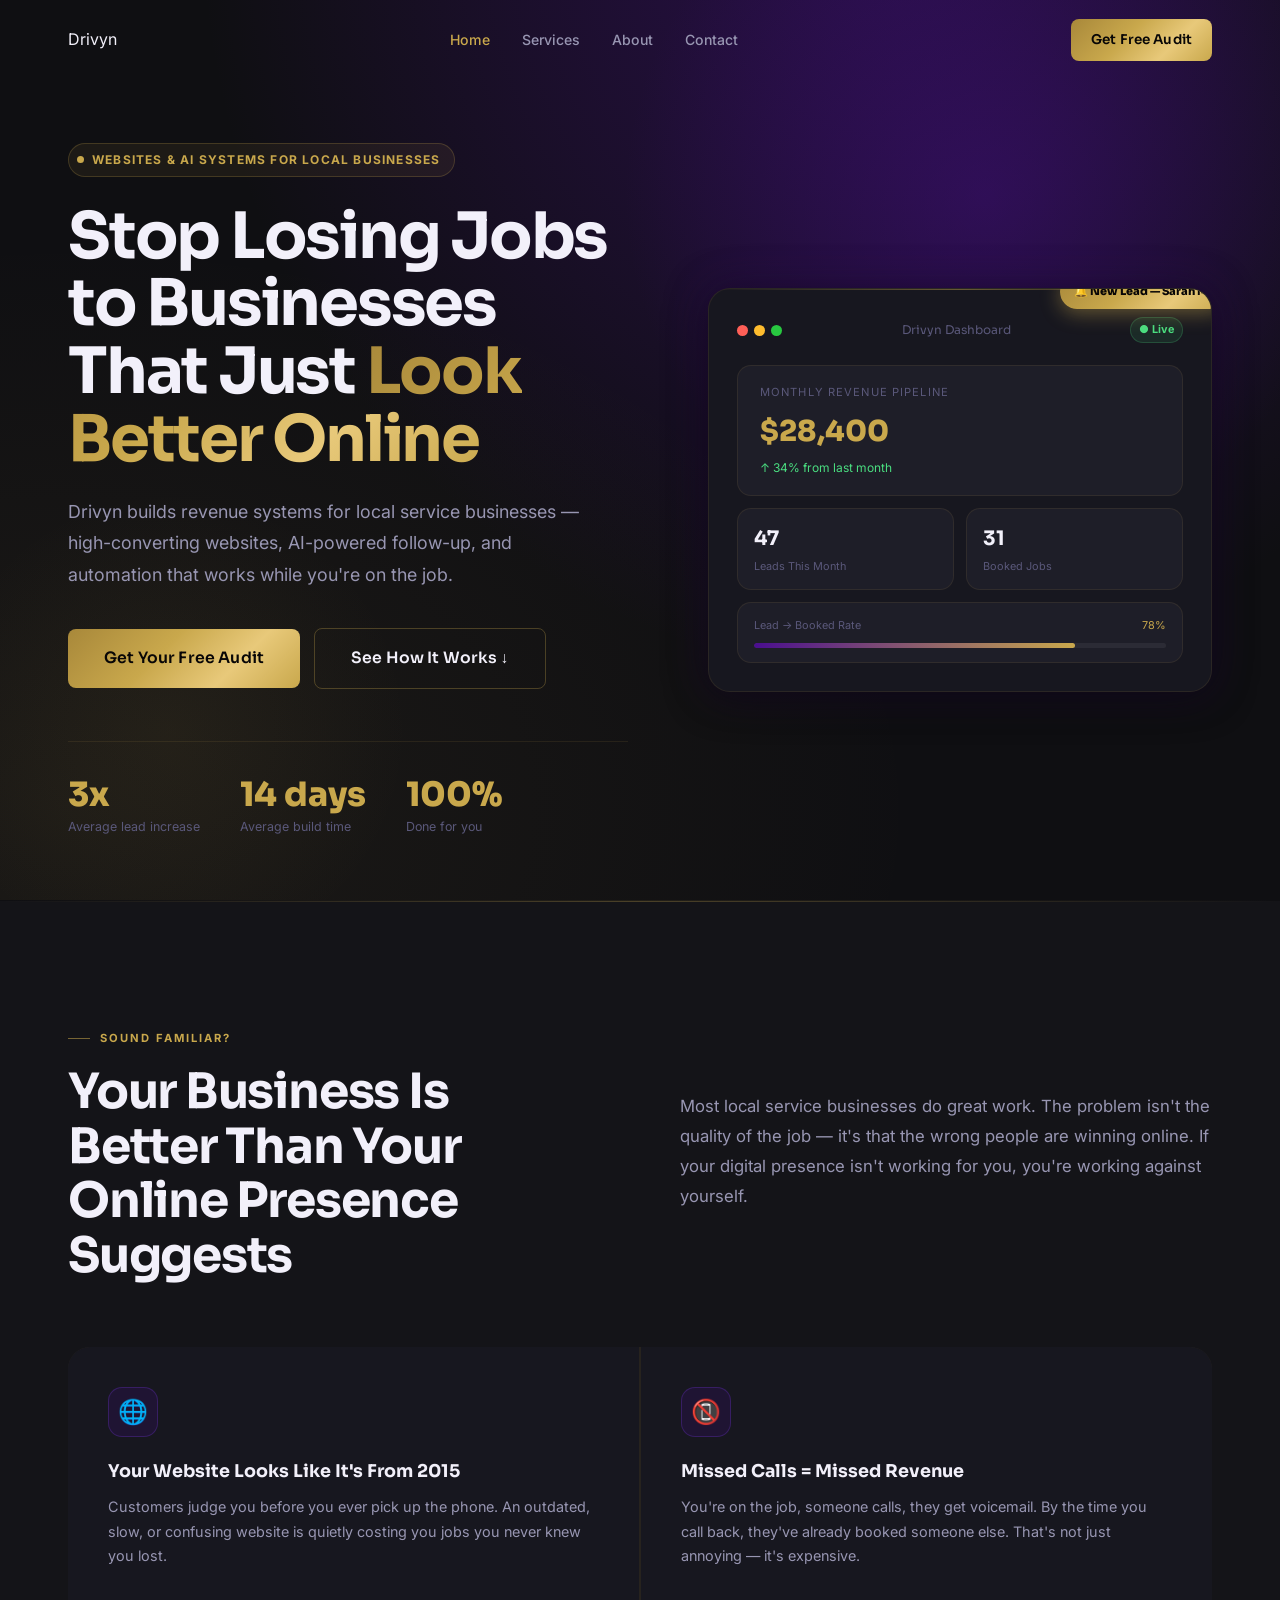
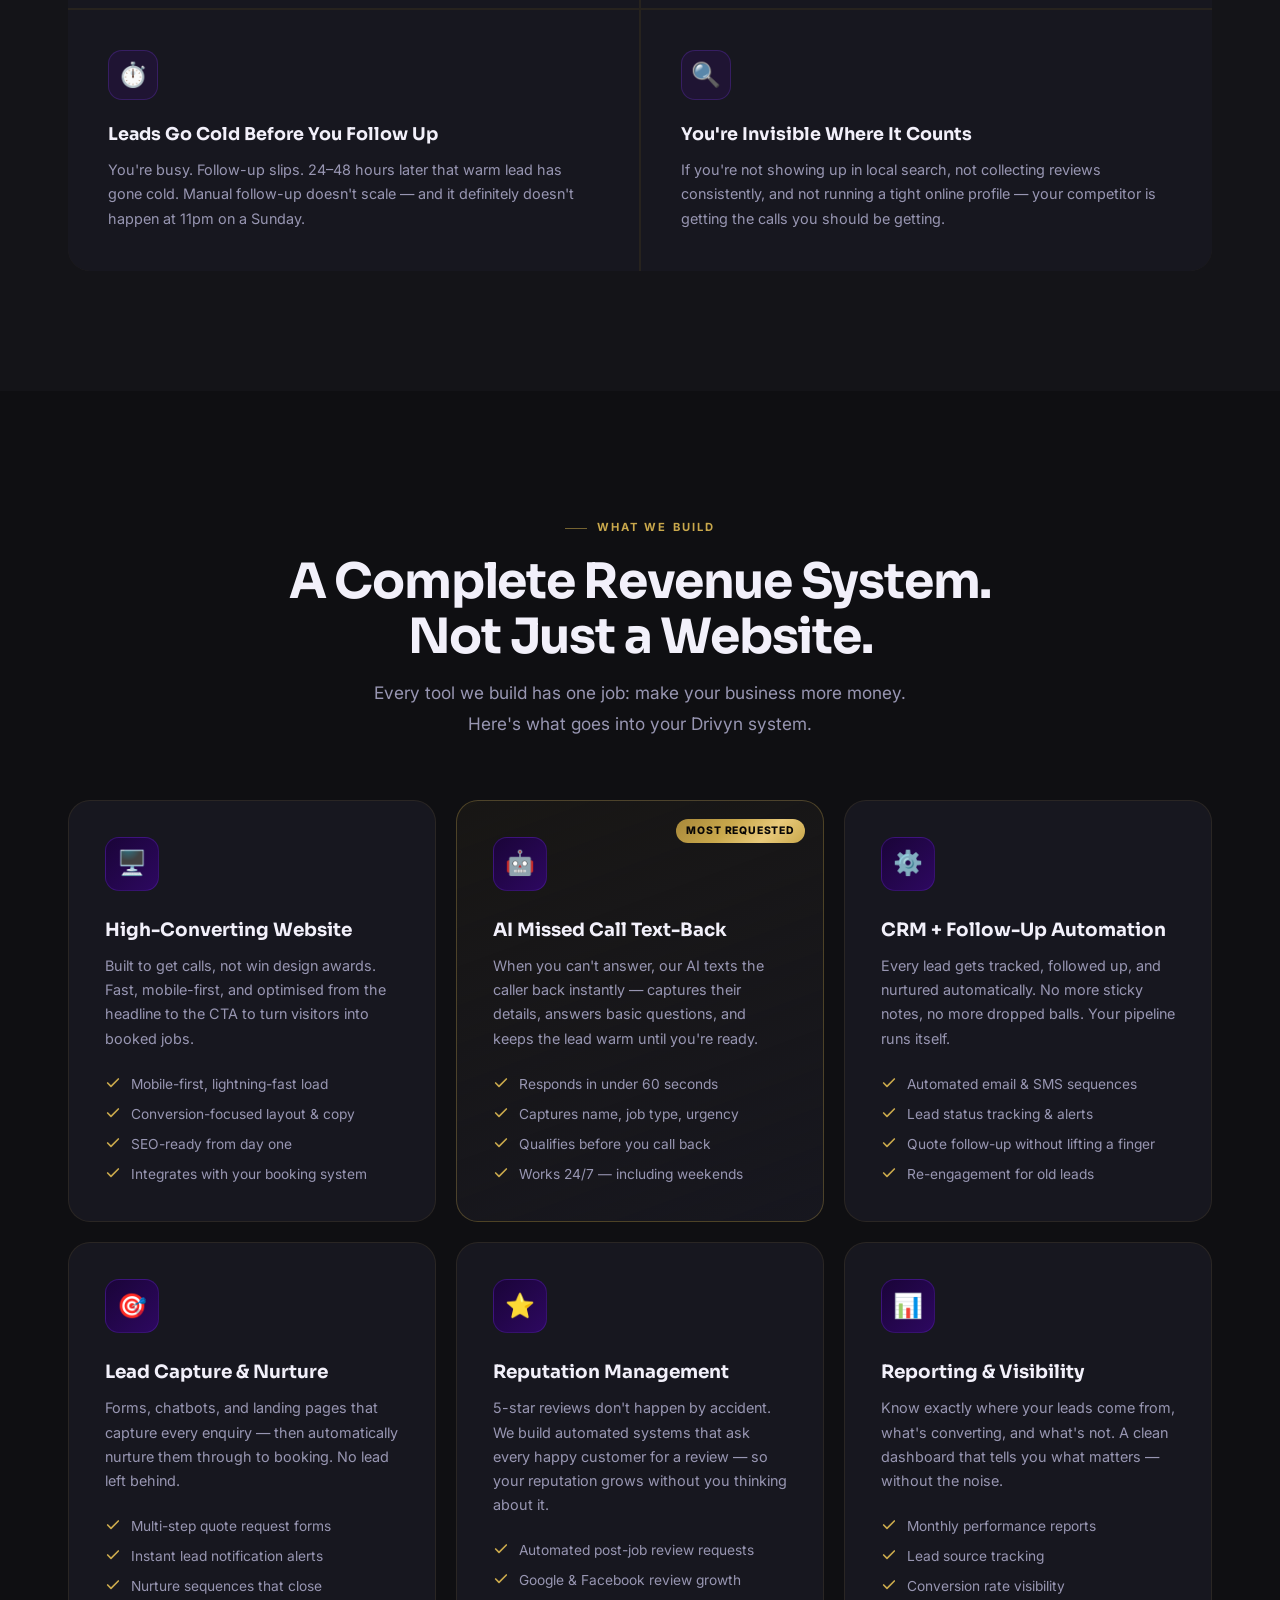
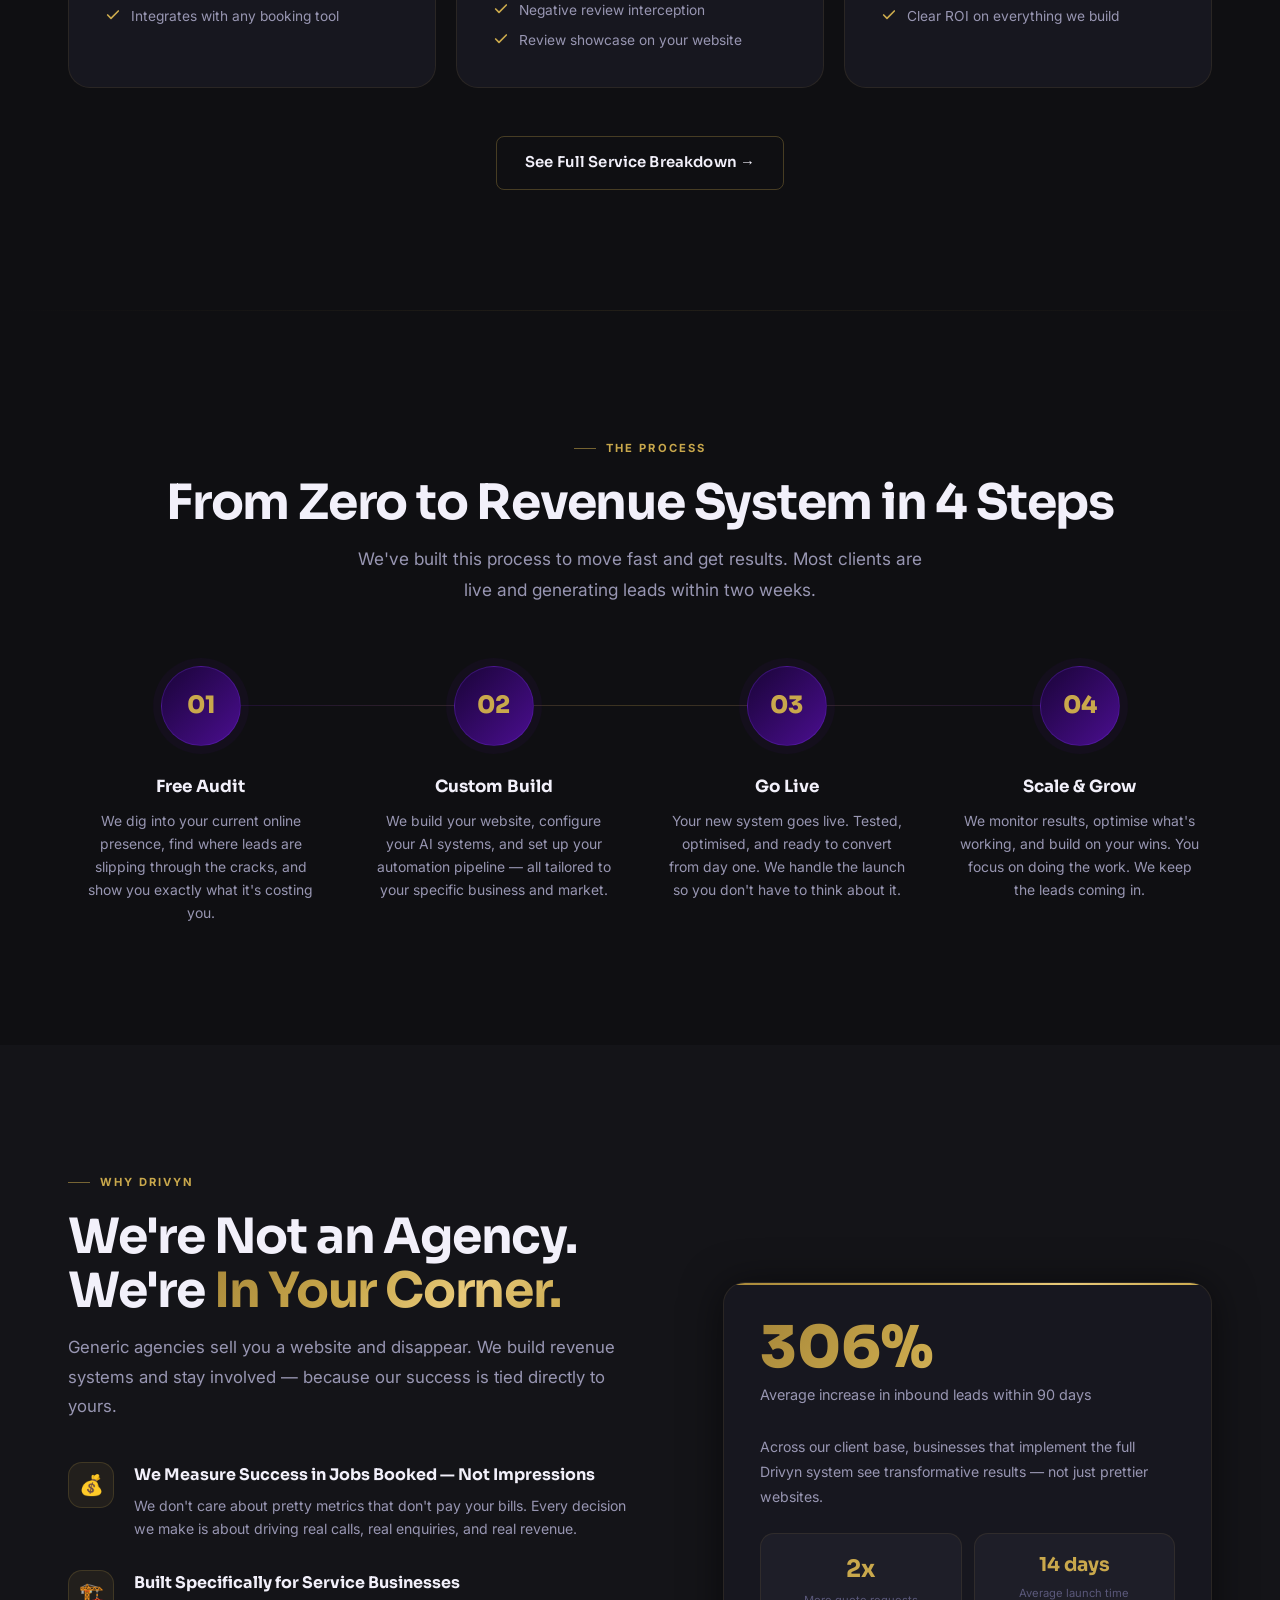
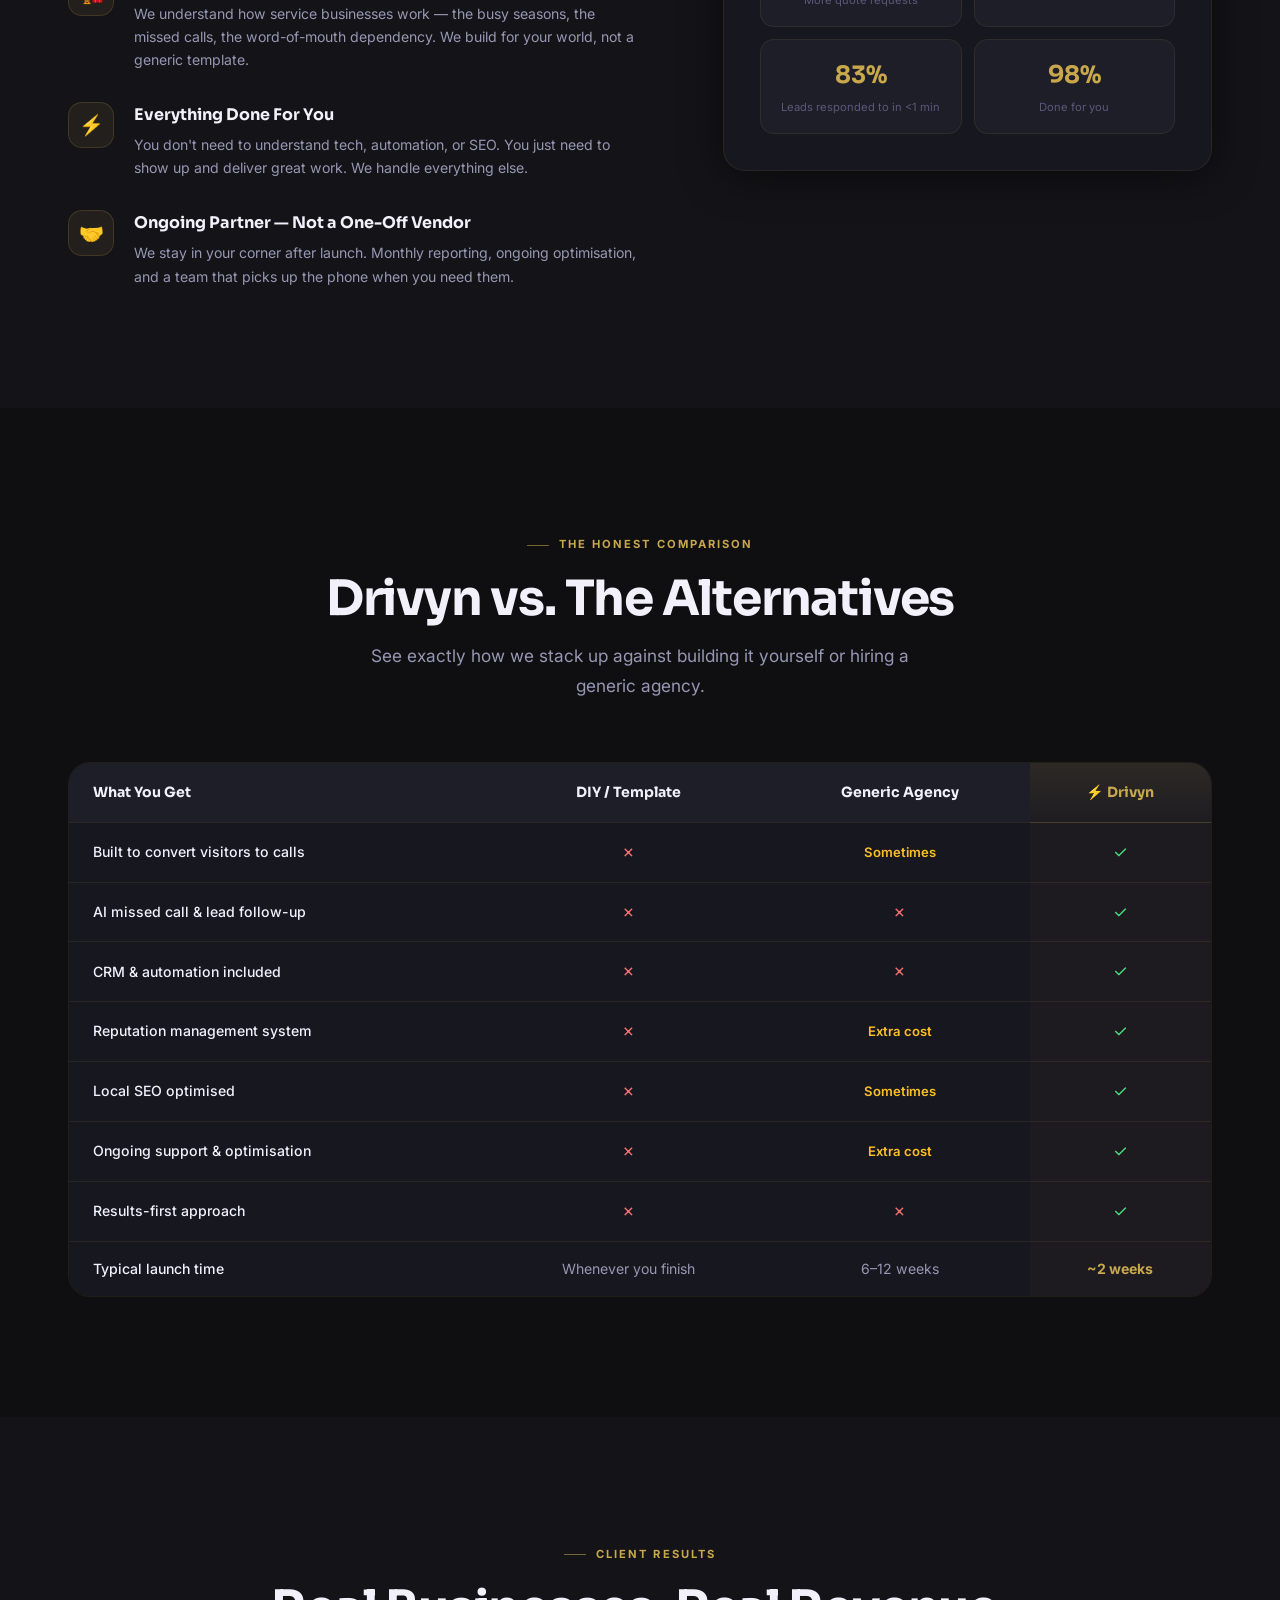
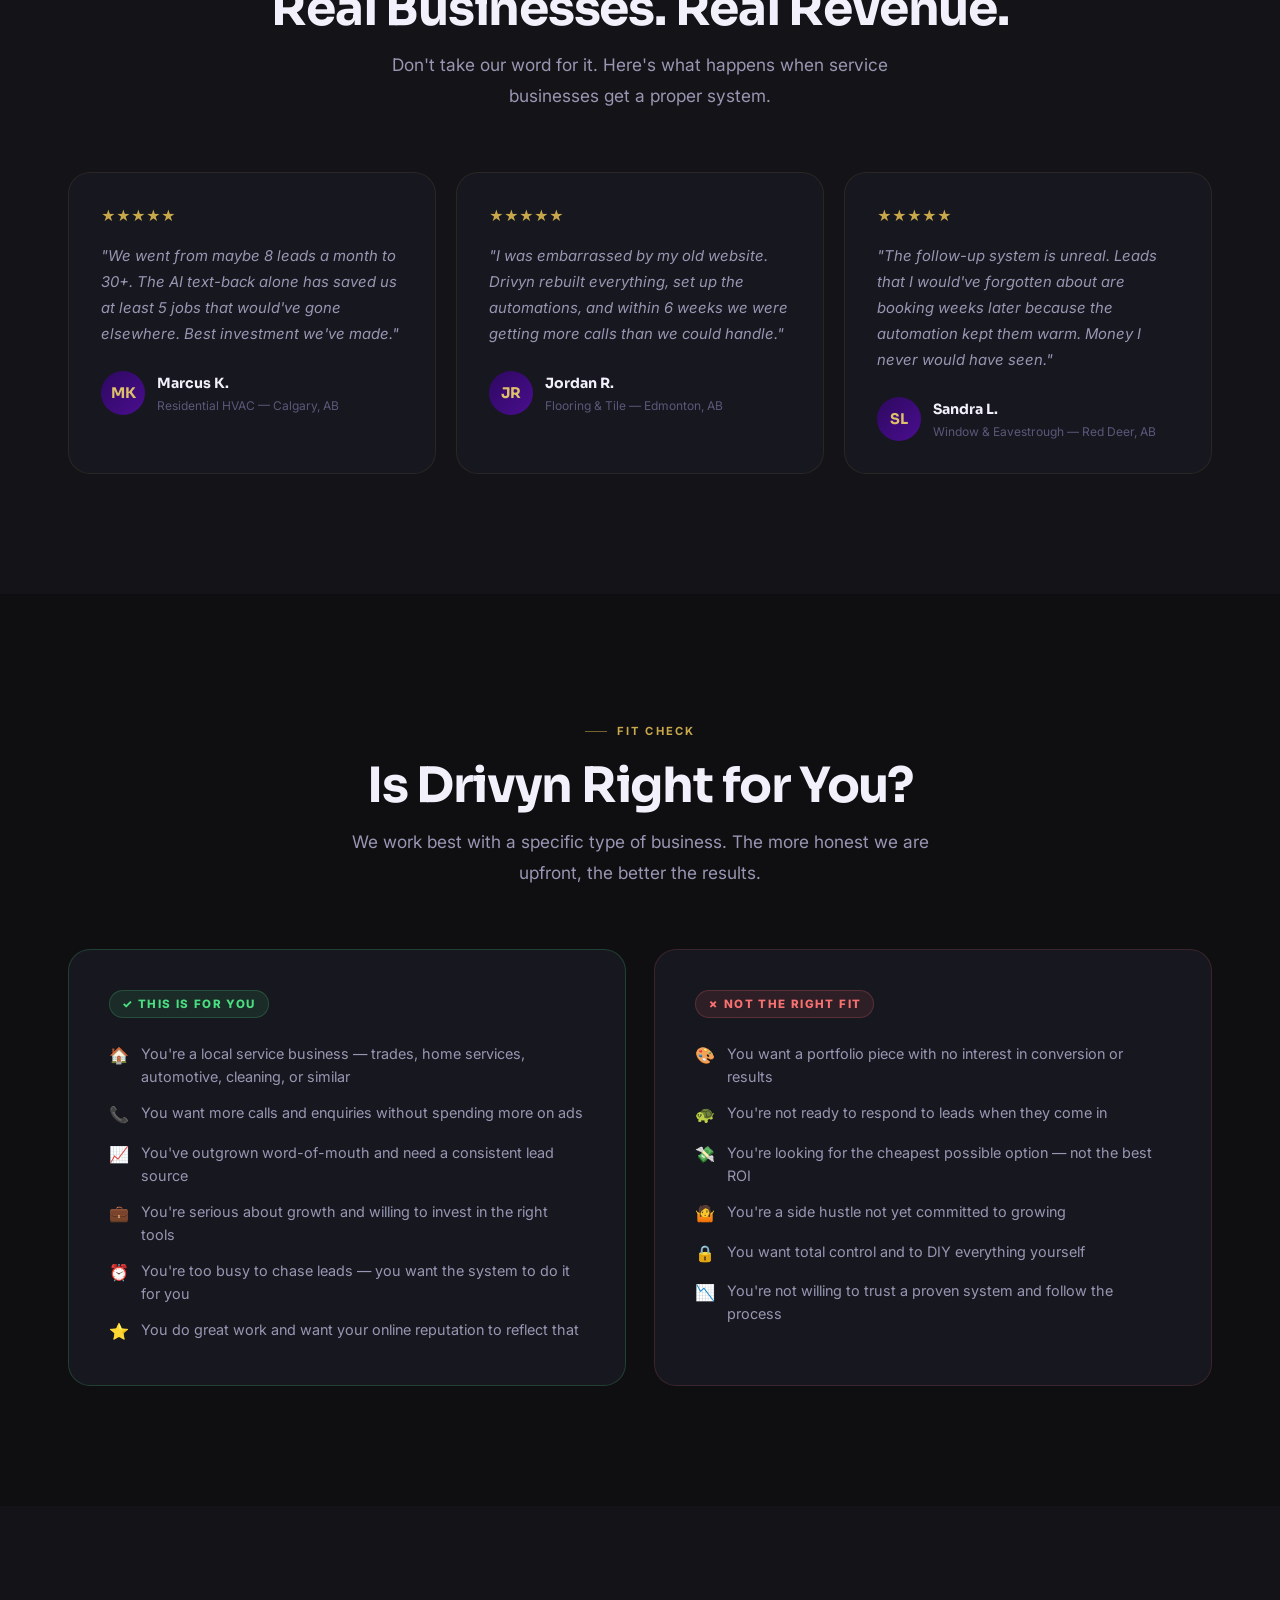
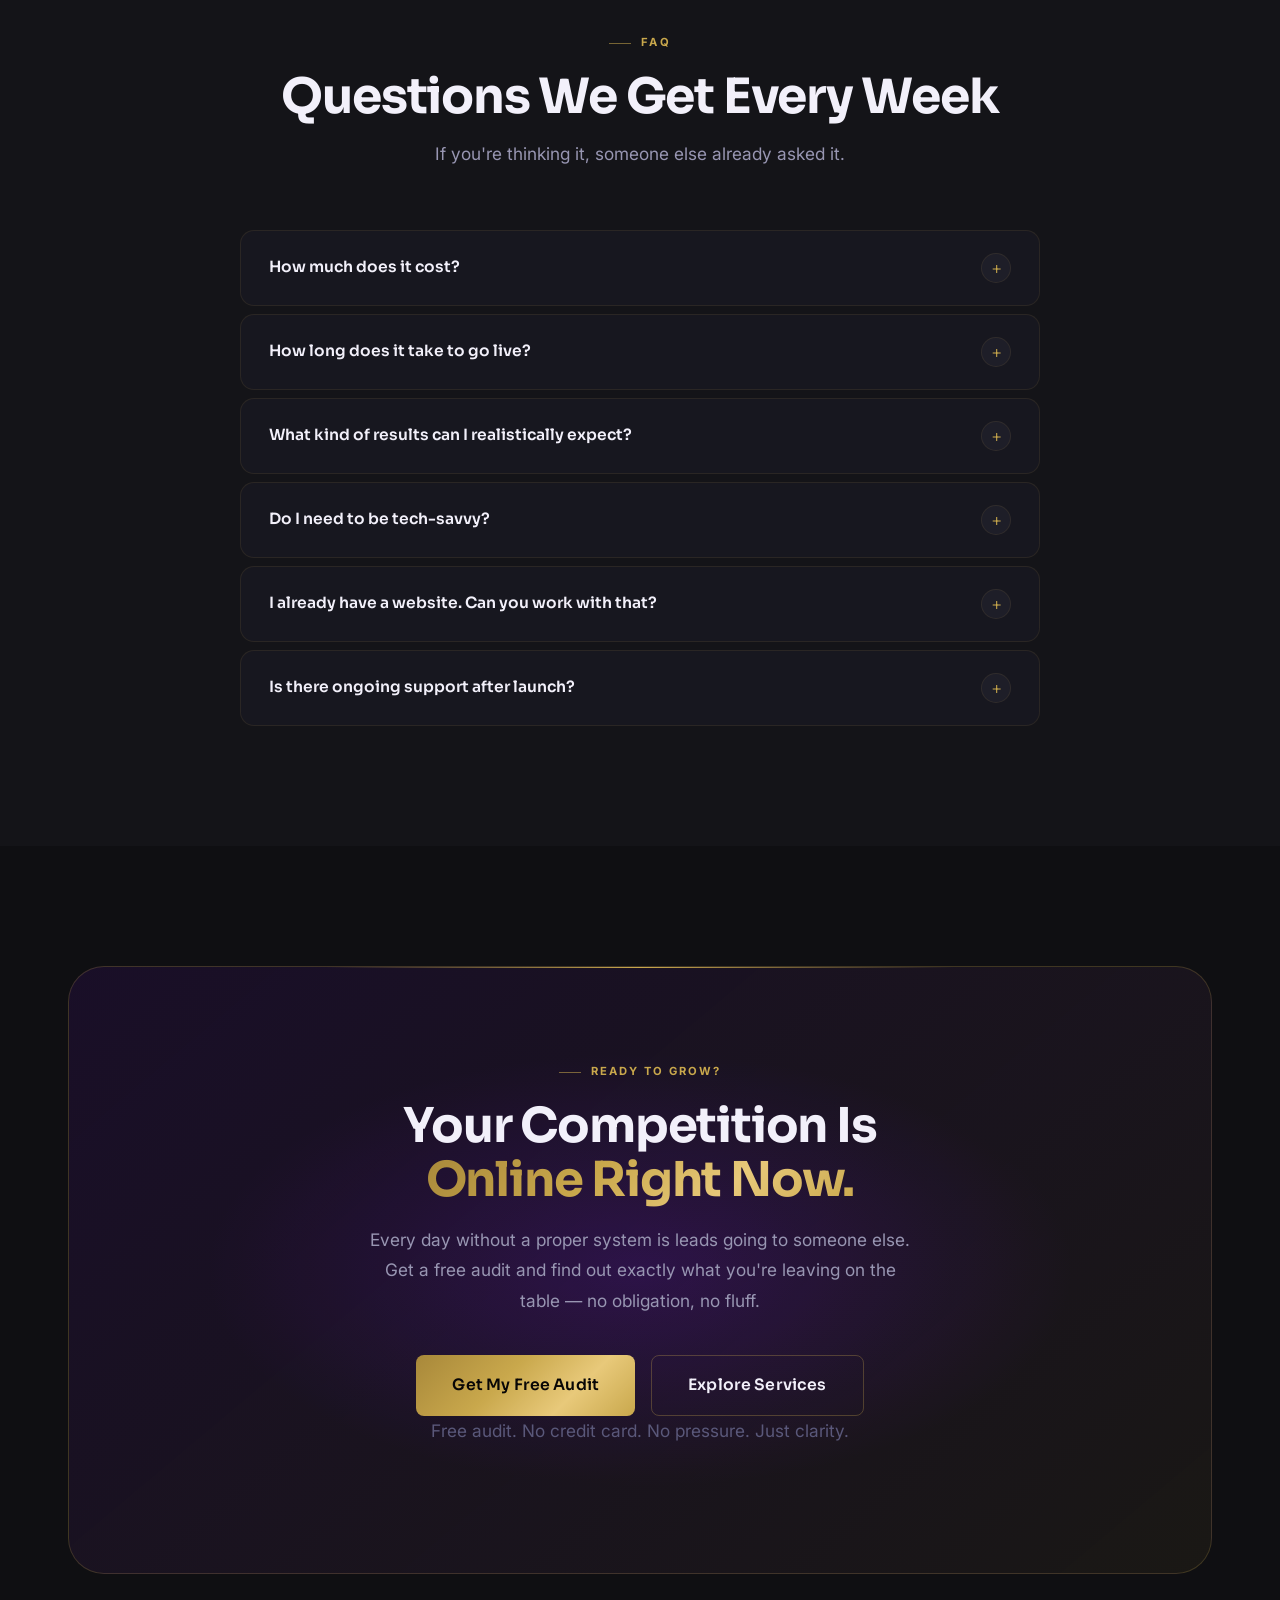
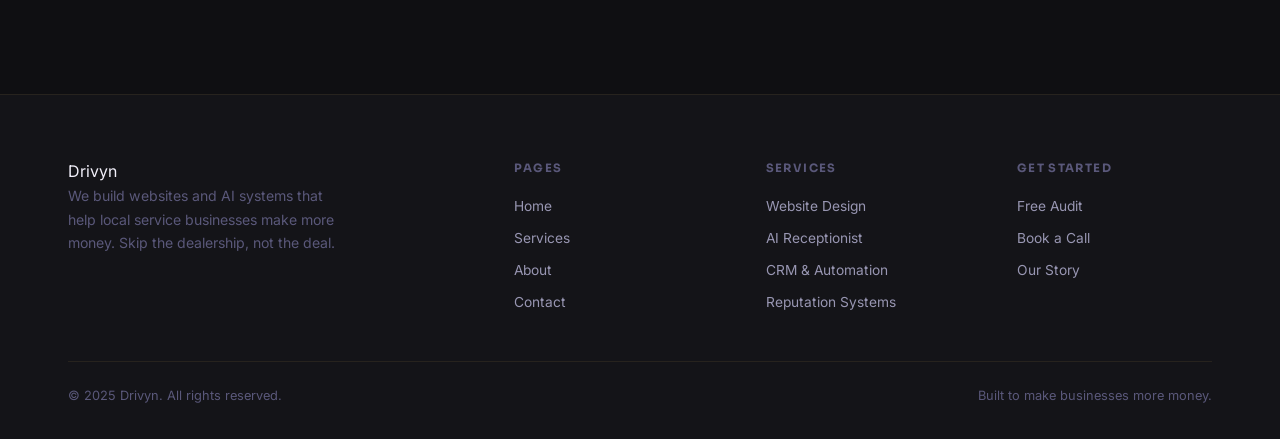
<file: index.html>
<!DOCTYPE html>
<html lang="en">
<head>
  <meta charset="UTF-8" />
  <meta name="viewport" content="width=device-width, initial-scale=1.0" />
  <title>Drivyn — Websites & AI Systems That Make Your Business More Money</title>
  <meta name="description" content="Drivyn builds high-converting websites, AI receptionists, and automation systems for local service businesses. More calls. More booked jobs. Less wasted time." />
  <link rel="stylesheet" href="css/style.css" />
  <link rel="icon" href="data:image/svg+xml,<svg xmlns='http://www.w3.org/2000/svg' viewBox='0 0 32 32'><text y='26' font-size='28'>⚡</text></svg>" />
</head>
<body>

<!-- ═══════════════════════════════════════
     NAVIGATION
════════════════════════════════════════ -->
<nav class="nav" id="nav">
  <div class="nav-inner">
    <a href="index.html" class="nav-logo">Driv<span>yn</span></a>
    <div class="nav-links">
      <a href="index.html">Home</a>
      <a href="services.html">Services</a>
      <a href="about.html">About</a>
      <a href="contact.html">Contact</a>
    </div>
    <div class="nav-cta">
      <a href="contact.html" class="btn btn-primary btn-sm">Get Free Audit</a>
    </div>
    <button class="nav-toggle" aria-label="Menu">
      <span></span><span></span><span></span>
    </button>
  </div>
  <div class="nav-mobile">
    <a href="index.html">Home</a>
    <a href="services.html">Services</a>
    <a href="about.html">About</a>
    <a href="contact.html">Contact</a>
    <a href="contact.html" class="btn btn-primary">Get Free Audit</a>
  </div>
</nav>

<!-- ═══════════════════════════════════════
     HERO
════════════════════════════════════════ -->
<section class="hero" id="home">
  <div class="container">
    <div class="hero-grid">

      <!-- Left: Copy -->
      <div class="hero-content">
        <div class="hero-eyebrow">
          <span class="hero-eyebrow-dot"></span>
          Websites &amp; AI Systems for Local Businesses
        </div>
        <h1 class="hero-headline">
          Stop Losing Jobs to Businesses That Just
          <span class="gold-gradient"> Look Better Online</span>
        </h1>
        <p class="hero-subheadline">
          Drivyn builds revenue systems for local service businesses — high-converting websites, AI-powered follow-up, and automation that works while you're on the job.
        </p>
        <div class="hero-ctas">
          <a href="contact.html" class="btn btn-primary btn-lg">Get Your Free Audit</a>
          <a href="#how-it-works" class="btn btn-secondary btn-lg">See How It Works ↓</a>
        </div>
        <div class="hero-stats">
          <div>
            <div class="hero-stat-value"><span data-target="3" data-suffix="x">0x</span></div>
            <div class="hero-stat-label">Average lead increase</div>
          </div>
          <div>
            <div class="hero-stat-value"><span data-target="14" data-suffix=" days">0 days</span></div>
            <div class="hero-stat-label">Average build time</div>
          </div>
          <div>
            <div class="hero-stat-value"><span data-target="100" data-suffix="%">0%</span></div>
            <div class="hero-stat-label">Done for you</div>
          </div>
        </div>
      </div>

      <!-- Right: Dashboard Visual -->
      <div class="hero-visual">
        <div class="hero-dashboard">
          <div class="notification-float">🔔 New Lead — Sarah M.</div>
          <div class="dash-header">
            <div class="dash-dots">
              <span></span><span></span><span></span>
            </div>
            <span class="dash-title">Drivyn Dashboard</span>
            <span class="dash-badge">● Live</span>
          </div>
          <div class="dash-metric-big">
            <div class="dash-metric-label">Monthly Revenue Pipeline</div>
            <div class="dash-metric-value">$28,400</div>
            <div class="dash-metric-change">↑ 34% from last month</div>
          </div>
          <div class="dash-row">
            <div class="dash-mini">
              <div class="dash-mini-val">47</div>
              <div class="dash-mini-lbl">Leads This Month</div>
            </div>
            <div class="dash-mini">
              <div class="dash-mini-val">31</div>
              <div class="dash-mini-lbl">Booked Jobs</div>
            </div>
          </div>
          <div class="dash-bar-wrap">
            <div class="dash-bar-row">
              <span>Lead → Booked Rate</span>
              <span class="gold">78%</span>
            </div>
            <div class="dash-track">
              <div class="dash-fill" data-w="78%"></div>
            </div>
          </div>
        </div>
      </div>

    </div>
  </div>
</section>

<div class="divider"></div>

<!-- ═══════════════════════════════════════
     PROBLEM SECTION
════════════════════════════════════════ -->
<section class="section problem-section" id="problem">
  <div class="container">
    <div class="problem-intro">
      <div>
        <div class="section-label">Sound Familiar?</div>
        <h2>Your Business Is Better Than Your Online Presence Suggests</h2>
      </div>
      <div>
        <p>Most local service businesses do great work. The problem isn't the quality of the job — it's that the wrong people are winning online. If your digital presence isn't working for you, you're working against yourself.</p>
      </div>
    </div>

    <div class="pain-grid">
      <div class="pain-card fade-up">
        <div class="pain-icon">🌐</div>
        <div class="pain-title">Your Website Looks Like It's From 2015</div>
        <p class="pain-desc">Customers judge you before you ever pick up the phone. An outdated, slow, or confusing website is quietly costing you jobs you never knew you lost.</p>
      </div>
      <div class="pain-card fade-up delay-1">
        <div class="pain-icon">📵</div>
        <div class="pain-title">Missed Calls = Missed Revenue</div>
        <p class="pain-desc">You're on the job, someone calls, they get voicemail. By the time you call back, they've already booked someone else. That's not just annoying — it's expensive.</p>
      </div>
      <div class="pain-card fade-up delay-2">
        <div class="pain-icon">⏱️</div>
        <div class="pain-title">Leads Go Cold Before You Follow Up</div>
        <p class="pain-desc">You're busy. Follow-up slips. 24–48 hours later that warm lead has gone cold. Manual follow-up doesn't scale — and it definitely doesn't happen at 11pm on a Sunday.</p>
      </div>
      <div class="pain-card fade-up delay-3">
        <div class="pain-icon">🔍</div>
        <div class="pain-title">You're Invisible Where It Counts</div>
        <p class="pain-desc">If you're not showing up in local search, not collecting reviews consistently, and not running a tight online profile — your competitor is getting the calls you should be getting.</p>
      </div>
    </div>
  </div>
</section>

<!-- ═══════════════════════════════════════
     SERVICES / SOLUTION
════════════════════════════════════════ -->
<section class="section" id="services">
  <div class="container">
    <div class="text-center">
      <div class="section-label">What We Build</div>
      <h2 class="section-title">A Complete Revenue System.<br>Not Just a Website.</h2>
      <p class="section-subtitle">Every tool we build has one job: make your business more money. Here's what goes into your Drivyn system.</p>
    </div>

    <div class="services-grid">
      <div class="service-card fade-up">
        <div class="service-icon">🖥️</div>
        <div class="service-name">High-Converting Website</div>
        <p class="service-desc">Built to get calls, not win design awards. Fast, mobile-first, and optimised from the headline to the CTA to turn visitors into booked jobs.</p>
        <ul class="service-outcomes">
          <li>Mobile-first, lightning-fast load</li>
          <li>Conversion-focused layout &amp; copy</li>
          <li>SEO-ready from day one</li>
          <li>Integrates with your booking system</li>
        </ul>
      </div>

      <div class="service-card featured fade-up delay-1">
        <div class="service-icon">🤖</div>
        <div class="service-name">AI Missed Call Text-Back</div>
        <p class="service-desc">When you can't answer, our AI texts the caller back instantly — captures their details, answers basic questions, and keeps the lead warm until you're ready.</p>
        <ul class="service-outcomes">
          <li>Responds in under 60 seconds</li>
          <li>Captures name, job type, urgency</li>
          <li>Qualifies before you call back</li>
          <li>Works 24/7 — including weekends</li>
        </ul>
      </div>

      <div class="service-card fade-up delay-2">
        <div class="service-icon">⚙️</div>
        <div class="service-name">CRM + Follow-Up Automation</div>
        <p class="service-desc">Every lead gets tracked, followed up, and nurtured automatically. No more sticky notes, no more dropped balls. Your pipeline runs itself.</p>
        <ul class="service-outcomes">
          <li>Automated email &amp; SMS sequences</li>
          <li>Lead status tracking &amp; alerts</li>
          <li>Quote follow-up without lifting a finger</li>
          <li>Re-engagement for old leads</li>
        </ul>
      </div>

      <div class="service-card fade-up delay-1">
        <div class="service-icon">🎯</div>
        <div class="service-name">Lead Capture &amp; Nurture</div>
        <p class="service-desc">Forms, chatbots, and landing pages that capture every enquiry — then automatically nurture them through to booking. No lead left behind.</p>
        <ul class="service-outcomes">
          <li>Multi-step quote request forms</li>
          <li>Instant lead notification alerts</li>
          <li>Nurture sequences that close</li>
          <li>Integrates with any booking tool</li>
        </ul>
      </div>

      <div class="service-card fade-up delay-2">
        <div class="service-icon">⭐</div>
        <div class="service-name">Reputation Management</div>
        <p class="service-desc">5-star reviews don't happen by accident. We build automated systems that ask every happy customer for a review — so your reputation grows without you thinking about it.</p>
        <ul class="service-outcomes">
          <li>Automated post-job review requests</li>
          <li>Google &amp; Facebook review growth</li>
          <li>Negative review interception</li>
          <li>Review showcase on your website</li>
        </ul>
      </div>

      <div class="service-card fade-up delay-3">
        <div class="service-icon">📊</div>
        <div class="service-name">Reporting &amp; Visibility</div>
        <p class="service-desc">Know exactly where your leads come from, what's converting, and what's not. A clean dashboard that tells you what matters — without the noise.</p>
        <ul class="service-outcomes">
          <li>Monthly performance reports</li>
          <li>Lead source tracking</li>
          <li>Conversion rate visibility</li>
          <li>Clear ROI on everything we build</li>
        </ul>
      </div>
    </div>

    <div style="text-align:center;margin-top:48px;">
      <a href="services.html" class="btn btn-secondary">See Full Service Breakdown →</a>
    </div>
  </div>
</section>

<div class="divider"></div>

<!-- ═══════════════════════════════════════
     HOW IT WORKS
════════════════════════════════════════ -->
<section class="section" id="how-it-works">
  <div class="container">
    <div class="text-center">
      <div class="section-label">The Process</div>
      <h2 class="section-title">From Zero to Revenue System in 4 Steps</h2>
      <p class="section-subtitle">We've built this process to move fast and get results. Most clients are live and generating leads within two weeks.</p>
    </div>

    <div class="steps-container">
      <div class="steps-connector"></div>
      <div class="steps-grid">
        <div class="step fade-up">
          <div class="step-number">01</div>
          <div class="step-title">Free Audit</div>
          <p class="step-desc">We dig into your current online presence, find where leads are slipping through the cracks, and show you exactly what it's costing you.</p>
        </div>
        <div class="step fade-up delay-1">
          <div class="step-number">02</div>
          <div class="step-title">Custom Build</div>
          <p class="step-desc">We build your website, configure your AI systems, and set up your automation pipeline — all tailored to your specific business and market.</p>
        </div>
        <div class="step fade-up delay-2">
          <div class="step-number">03</div>
          <div class="step-title">Go Live</div>
          <p class="step-desc">Your new system goes live. Tested, optimised, and ready to convert from day one. We handle the launch so you don't have to think about it.</p>
        </div>
        <div class="step fade-up delay-3">
          <div class="step-number">04</div>
          <div class="step-title">Scale &amp; Grow</div>
          <p class="step-desc">We monitor results, optimise what's working, and build on your wins. You focus on doing the work. We keep the leads coming in.</p>
        </div>
      </div>
    </div>
  </div>
</section>

<!-- ═══════════════════════════════════════
     WHY DRIVYN
════════════════════════════════════════ -->
<section class="section" style="background:var(--bg-secondary);" id="why-drivyn">
  <div class="container">
    <div class="why-grid">
      <div>
        <div class="section-label">Why Drivyn</div>
        <h2 class="section-title">We're Not an Agency.<br>We're <span class="gold-gradient">In Your Corner.</span></h2>
        <p style="margin-bottom:40px;">Generic agencies sell you a website and disappear. We build revenue systems and stay involved — because our success is tied directly to yours.</p>

        <div class="why-points">
          <div class="why-point fade-up">
            <div class="why-point-icon">💰</div>
            <div>
              <div class="why-point-title">We Measure Success in Jobs Booked — Not Impressions</div>
              <p class="why-point-desc">We don't care about pretty metrics that don't pay your bills. Every decision we make is about driving real calls, real enquiries, and real revenue.</p>
            </div>
          </div>
          <div class="why-point fade-up delay-1">
            <div class="why-point-icon">🏗️</div>
            <div>
              <div class="why-point-title">Built Specifically for Service Businesses</div>
              <p class="why-point-desc">We understand how service businesses work — the busy seasons, the missed calls, the word-of-mouth dependency. We build for your world, not a generic template.</p>
            </div>
          </div>
          <div class="why-point fade-up delay-2">
            <div class="why-point-icon">⚡</div>
            <div>
              <div class="why-point-title">Everything Done For You</div>
              <p class="why-point-desc">You don't need to understand tech, automation, or SEO. You just need to show up and deliver great work. We handle everything else.</p>
            </div>
          </div>
          <div class="why-point fade-up delay-3">
            <div class="why-point-icon">🤝</div>
            <div>
              <div class="why-point-title">Ongoing Partner — Not a One-Off Vendor</div>
              <p class="why-point-desc">We stay in your corner after launch. Monthly reporting, ongoing optimisation, and a team that picks up the phone when you need them.</p>
            </div>
          </div>
        </div>
      </div>

      <!-- Result card -->
      <div class="why-visual fade-up delay-1">
        <div class="result-card">
          <div class="result-number gold-gradient" data-target="312" data-suffix="%">0%</div>
          <div class="result-label">Average increase in inbound leads within 90 days</div>
          <p style="font-size:0.88rem;margin-bottom:24px;">Across our client base, businesses that implement the full Drivyn system see transformative results — not just prettier websites.</p>
          <div class="result-mini-grid">
            <div class="result-mini">
              <div class="result-mini-val gold" data-target="2" data-suffix="x" style="font-size:1.5rem;">0x</div>
              <div class="result-mini-lbl">More quote requests</div>
            </div>
            <div class="result-mini">
              <div class="result-mini-val gold" data-target="14" data-suffix=" days" style="font-size:1.2rem;">0</div>
              <div class="result-mini-lbl">Average launch time</div>
            </div>
            <div class="result-mini">
              <div class="result-mini-val gold" data-target="85" data-suffix="%" style="font-size:1.5rem;">0%</div>
              <div class="result-mini-lbl">Leads responded to in &lt;1 min</div>
            </div>
            <div class="result-mini">
              <div class="result-mini-val gold" data-target="100" data-suffix="%" style="font-size:1.5rem;">0%</div>
              <div class="result-mini-lbl">Done for you</div>
            </div>
          </div>
        </div>
      </div>
    </div>
  </div>
</section>

<!-- ═══════════════════════════════════════
     COMPARISON TABLE
════════════════════════════════════════ -->
<section class="section" id="comparison">
  <div class="container">
    <div class="text-center">
      <div class="section-label">The Honest Comparison</div>
      <h2 class="section-title">Drivyn vs. The Alternatives</h2>
      <p class="section-subtitle">See exactly how we stack up against building it yourself or hiring a generic agency.</p>
    </div>

    <div class="comparison-wrap fade-up">
      <table class="comp-table">
        <thead>
          <tr>
            <th>What You Get</th>
            <th>DIY / Template</th>
            <th>Generic Agency</th>
            <th class="col-drivyn">⚡ Drivyn</th>
          </tr>
        </thead>
        <tbody>
          <tr>
            <td>Built to convert visitors to calls</td>
            <td><span class="c-cross">✗</span></td>
            <td><span class="c-maybe">Sometimes</span></td>
            <td class="col-drivyn"><span class="c-check">✓</span></td>
          </tr>
          <tr>
            <td>AI missed call &amp; lead follow-up</td>
            <td><span class="c-cross">✗</span></td>
            <td><span class="c-cross">✗</span></td>
            <td class="col-drivyn"><span class="c-check">✓</span></td>
          </tr>
          <tr>
            <td>CRM &amp; automation included</td>
            <td><span class="c-cross">✗</span></td>
            <td><span class="c-cross">✗</span></td>
            <td class="col-drivyn"><span class="c-check">✓</span></td>
          </tr>
          <tr>
            <td>Reputation management system</td>
            <td><span class="c-cross">✗</span></td>
            <td><span class="c-maybe">Extra cost</span></td>
            <td class="col-drivyn"><span class="c-check">✓</span></td>
          </tr>
          <tr>
            <td>Local SEO optimised</td>
            <td><span class="c-cross">✗</span></td>
            <td><span class="c-maybe">Sometimes</span></td>
            <td class="col-drivyn"><span class="c-check">✓</span></td>
          </tr>
          <tr>
            <td>Ongoing support &amp; optimisation</td>
            <td><span class="c-cross">✗</span></td>
            <td><span class="c-maybe">Extra cost</span></td>
            <td class="col-drivyn"><span class="c-check">✓</span></td>
          </tr>
          <tr>
            <td>Results-first approach</td>
            <td><span class="c-cross">✗</span></td>
            <td><span class="c-cross">✗</span></td>
            <td class="col-drivyn"><span class="c-check">✓</span></td>
          </tr>
          <tr>
            <td>Typical launch time</td>
            <td>Whenever you finish</td>
            <td>6–12 weeks</td>
            <td class="col-drivyn"><span class="gold" style="font-weight:700;">~2 weeks</span></td>
          </tr>
        </tbody>
      </table>
    </div>
  </div>
</section>

<!-- ═══════════════════════════════════════
     SOCIAL PROOF / TESTIMONIALS
════════════════════════════════════════ -->
<section class="section testimonials-section" id="testimonials">
  <div class="container">
    <div class="text-center">
      <div class="section-label">Client Results</div>
      <h2 class="section-title">Real Businesses. Real Revenue.</h2>
      <p class="section-subtitle">Don't take our word for it. Here's what happens when service businesses get a proper system.</p>
    </div>

    <div class="testimonials-grid">
      <div class="testimonial-card fade-up">
        <div class="t-stars">★★★★★</div>
        <p class="t-text">"We went from maybe 8 leads a month to 30+. The AI text-back alone has saved us at least 5 jobs that would've gone elsewhere. Best investment we've made."</p>
        <div class="t-author">
          <div class="t-avatar">MK</div>
          <div>
            <div class="t-name">Marcus K.</div>
            <div class="t-business">Residential HVAC — Calgary, AB</div>
          </div>
        </div>
      </div>
      <div class="testimonial-card fade-up delay-1">
        <div class="t-stars">★★★★★</div>
        <p class="t-text">"I was embarrassed by my old website. Drivyn rebuilt everything, set up the automations, and within 6 weeks we were getting more calls than we could handle."</p>
        <div class="t-author">
          <div class="t-avatar">JR</div>
          <div>
            <div class="t-name">Jordan R.</div>
            <div class="t-business">Flooring & Tile — Edmonton, AB</div>
          </div>
        </div>
      </div>
      <div class="testimonial-card fade-up delay-2">
        <div class="t-stars">★★★★★</div>
        <p class="t-text">"The follow-up system is unreal. Leads that I would've forgotten about are booking weeks later because the automation kept them warm. Money I never would have seen."</p>
        <div class="t-author">
          <div class="t-avatar">SL</div>
          <div>
            <div class="t-name">Sandra L.</div>
            <div class="t-business">Window &amp; Eavestrough — Red Deer, AB</div>
          </div>
        </div>
      </div>
    </div>
  </div>
</section>

<!-- ═══════════════════════════════════════
     WHO IT'S FOR
════════════════════════════════════════ -->
<section class="section" id="who-its-for">
  <div class="container">
    <div class="text-center">
      <div class="section-label">Fit Check</div>
      <h2 class="section-title">Is Drivyn Right for You?</h2>
      <p class="section-subtitle">We work best with a specific type of business. The more honest we are upfront, the better the results.</p>
    </div>

    <div class="for-grid">
      <div class="for-card yes fade-up">
        <div class="for-label">✓ This is for you</div>
        <ul class="for-list">
          <li><span class="ico">🏠</span> You're a local service business — trades, home services, automotive, cleaning, or similar</li>
          <li><span class="ico">📞</span> You want more calls and enquiries without spending more on ads</li>
          <li><span class="ico">📈</span> You've outgrown word-of-mouth and need a consistent lead source</li>
          <li><span class="ico">💼</span> You're serious about growth and willing to invest in the right tools</li>
          <li><span class="ico">⏰</span> You're too busy to chase leads — you want the system to do it for you</li>
          <li><span class="ico">⭐</span> You do great work and want your online reputation to reflect that</li>
        </ul>
      </div>
      <div class="for-card no fade-up delay-1">
        <div class="for-label">✗ Not the right fit</div>
        <ul class="for-list">
          <li><span class="ico">🎨</span> You want a portfolio piece with no interest in conversion or results</li>
          <li><span class="ico">🐢</span> You're not ready to respond to leads when they come in</li>
          <li><span class="ico">💸</span> You're looking for the cheapest possible option — not the best ROI</li>
          <li><span class="ico">🤷</span> You're a side hustle not yet committed to growing</li>
          <li><span class="ico">🔒</span> You want total control and to DIY everything yourself</li>
          <li><span class="ico">📉</span> You're not willing to trust a proven system and follow the process</li>
        </ul>
      </div>
    </div>
  </div>
</section>

<!-- ═══════════════════════════════════════
     FAQ
════════════════════════════════════════ -->
<section class="section" style="background:var(--bg-secondary);" id="faq">
  <div class="container">
    <div class="text-center">
      <div class="section-label">FAQ</div>
      <h2 class="section-title">Questions We Get Every Week</h2>
      <p class="section-subtitle">If you're thinking it, someone else already asked it.</p>
    </div>

    <div class="faq-list">
      <div class="faq-item">
        <div class="faq-question">
          <span class="faq-q-text">How much does it cost?</span>
          <span class="faq-icon">+</span>
        </div>
        <div class="faq-answer">
          <div class="faq-answer-inner">Our systems start from $1,500 for a standalone website, up to full revenue system packages. The better question is: what's a booked job worth to you? Most clients recover the investment within the first 30–60 days of going live. Every engagement starts with a free audit so you know exactly what you're getting before committing.</div>
        </div>
      </div>
      <div class="faq-item">
        <div class="faq-question">
          <span class="faq-q-text">How long does it take to go live?</span>
          <span class="faq-icon">+</span>
        </div>
        <div class="faq-answer">
          <div class="faq-answer-inner">Most builds go live within 2 weeks. We move fast deliberately — every day your current setup is losing you leads. Once we have your content and onboarding info, we build quickly and keep you in the loop throughout.</div>
        </div>
      </div>
      <div class="faq-item">
        <div class="faq-question">
          <span class="faq-q-text">What kind of results can I realistically expect?</span>
          <span class="faq-icon">+</span>
        </div>
        <div class="faq-answer">
          <div class="faq-answer-inner">Every business is different, but our clients typically see a meaningful increase in inbound calls within the first 30 days, and a significant jump in booked jobs by day 60–90. The biggest wins usually come from the AI follow-up and missed call systems — these often generate ROI in the first week alone.</div>
        </div>
      </div>
      <div class="faq-item">
        <div class="faq-question">
          <span class="faq-q-text">Do I need to be tech-savvy?</span>
          <span class="faq-icon">+</span>
        </div>
        <div class="faq-answer">
          <div class="faq-answer-inner">Not at all. We handle the entire build, setup, and launch. You get trained on how to use your dashboard (it takes about 20 minutes), and after that, most of it runs on its own. Our clients are busy tradespeople and business owners — not tech people. That's the point.</div>
        </div>
      </div>
      <div class="faq-item">
        <div class="faq-question">
          <span class="faq-q-text">I already have a website. Can you work with that?</span>
          <span class="faq-icon">+</span>
        </div>
        <div class="faq-answer">
          <div class="faq-answer-inner">We'll audit it first. If it's already converting well, we'll layer our AI and automation systems on top. If it's not converting (most aren't, and there are specific reasons why), we'll show you the data and recommend a rebuild. Either way, you leave the audit with clear answers.</div>
        </div>
      </div>
      <div class="faq-item">
        <div class="faq-question">
          <span class="faq-q-text">Is there ongoing support after launch?</span>
          <span class="faq-icon">+</span>
        </div>
        <div class="faq-answer">
          <div class="faq-answer-inner">Yes — every client gets ongoing support. We send monthly performance reports, make optimisations based on real data, and are available when you need us. We're not a one-off vendor. We build long-term relationships with the businesses we work with because that's where the real results come from.</div>
        </div>
      </div>
    </div>
  </div>
</section>

<!-- ═══════════════════════════════════════
     FINAL CTA
════════════════════════════════════════ -->
<section class="section cta-section" id="cta">
  <div class="container">
    <div class="cta-box fade-up">
      <div class="section-label" style="justify-content:center;">Ready to Grow?</div>
      <h2>Your Competition Is<br><span class="gold-gradient">Online Right Now.</span></h2>
      <p>Every day without a proper system is leads going to someone else. Get a free audit and find out exactly what you're leaving on the table — no obligation, no fluff.</p>
      <div class="cta-ctas">
        <a href="contact.html" class="btn btn-primary btn-lg">Get My Free Audit</a>
        <a href="services.html" class="btn btn-secondary btn-lg">Explore Services</a>
      </div>
      <p class="cta-note">Free audit. No credit card. No pressure. Just clarity.</p>
    </div>
  </div>
</section>

<!-- ═══════════════════════════════════════
     FOOTER
════════════════════════════════════════ -->
<footer class="footer">
  <div class="container">
    <div class="footer-grid">
      <div class="footer-brand">
        <a href="index.html" class="nav-logo">Driv<span>yn</span></a>
        <p>We build websites and AI systems that help local service businesses make more money. Skip the dealership, not the deal.</p>
      </div>
      <div>
        <div class="footer-col-title">Pages</div>
        <div class="footer-col-links">
          <a href="index.html">Home</a>
          <a href="services.html">Services</a>
          <a href="about.html">About</a>
          <a href="contact.html">Contact</a>
        </div>
      </div>
      <div>
        <div class="footer-col-title">Services</div>
        <div class="footer-col-links">
          <a href="services.html">Website Design</a>
          <a href="services.html">AI Receptionist</a>
          <a href="services.html">CRM &amp; Automation</a>
          <a href="services.html">Reputation Systems</a>
        </div>
      </div>
      <div>
        <div class="footer-col-title">Get Started</div>
        <div class="footer-col-links">
          <a href="contact.html">Free Audit</a>
          <a href="contact.html">Book a Call</a>
          <a href="about.html">Our Story</a>
        </div>
      </div>
    </div>
    <div class="footer-bottom">
      <span>© 2025 Drivyn. All rights reserved.</span>
      <span>Built to make businesses more money.</span>
    </div>
  </div>
</footer>

<script src="js/main.js"></script>
</body>
</html>
</file>
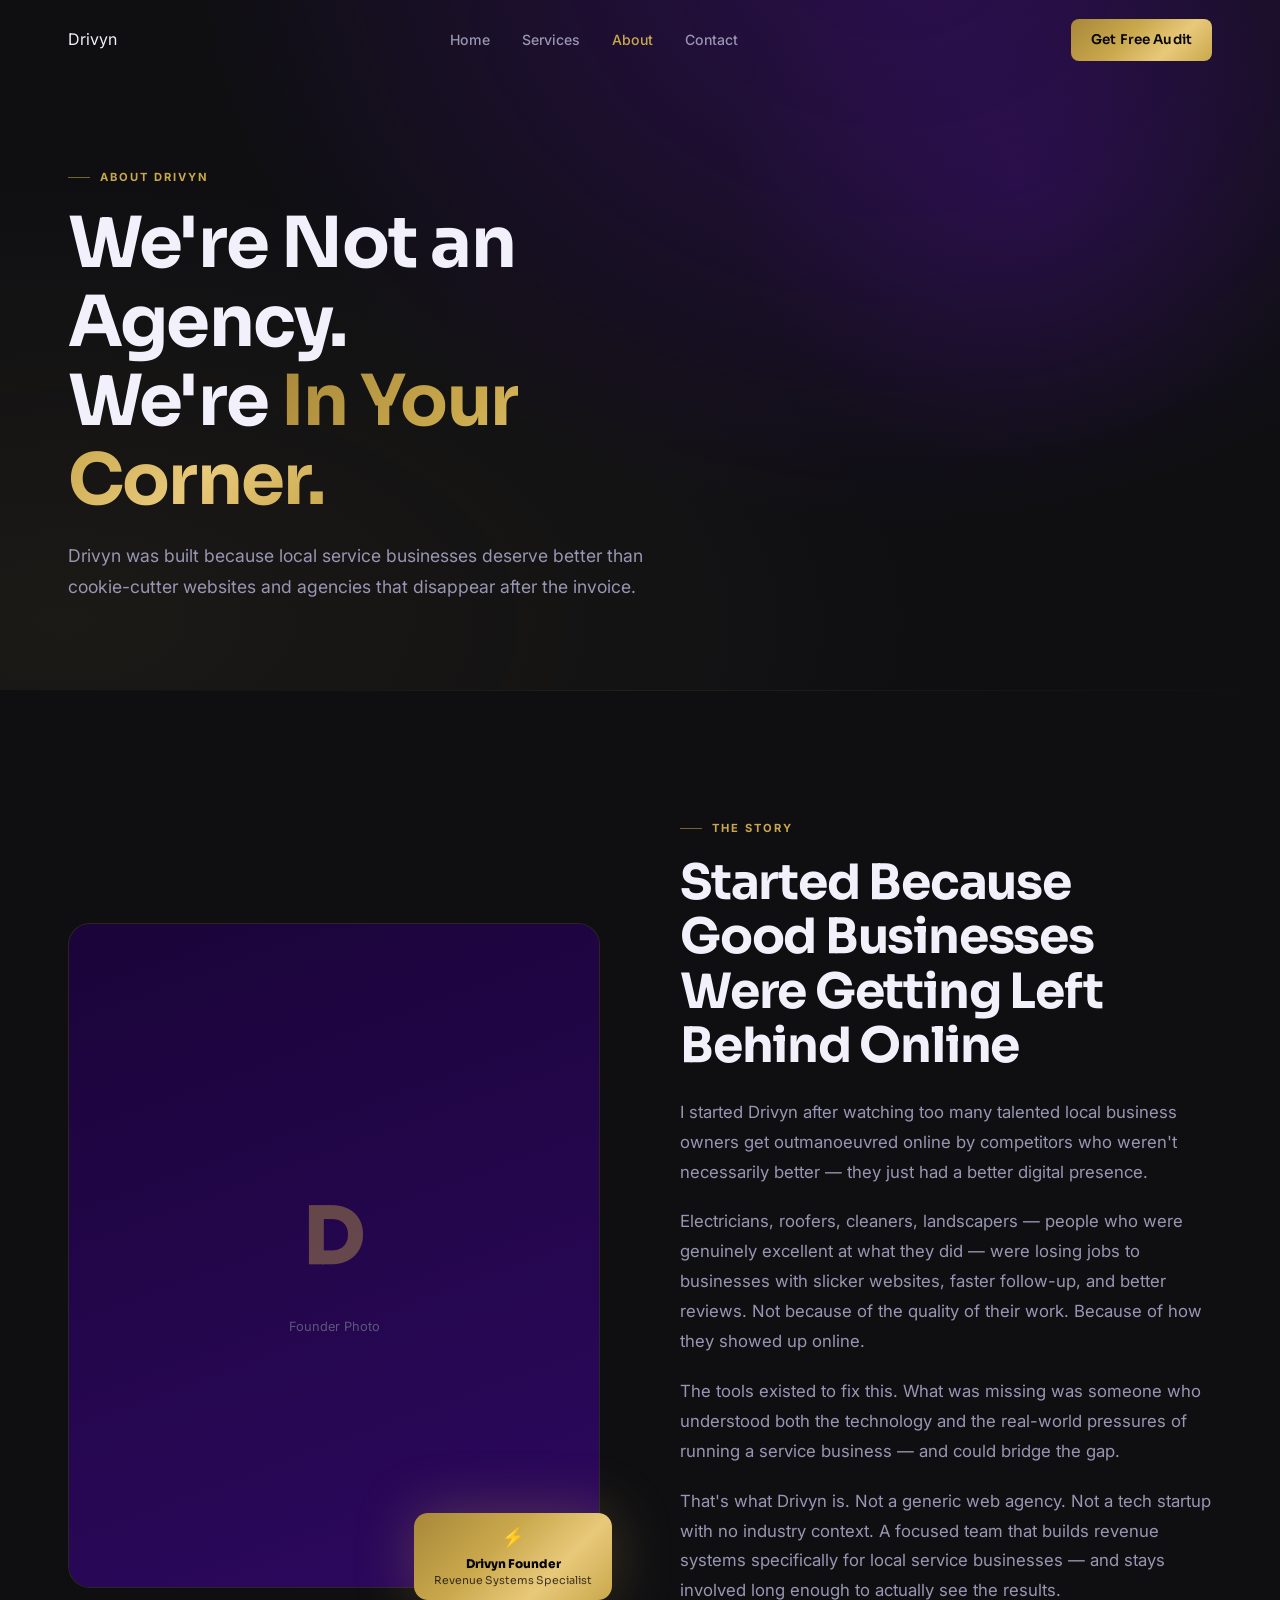
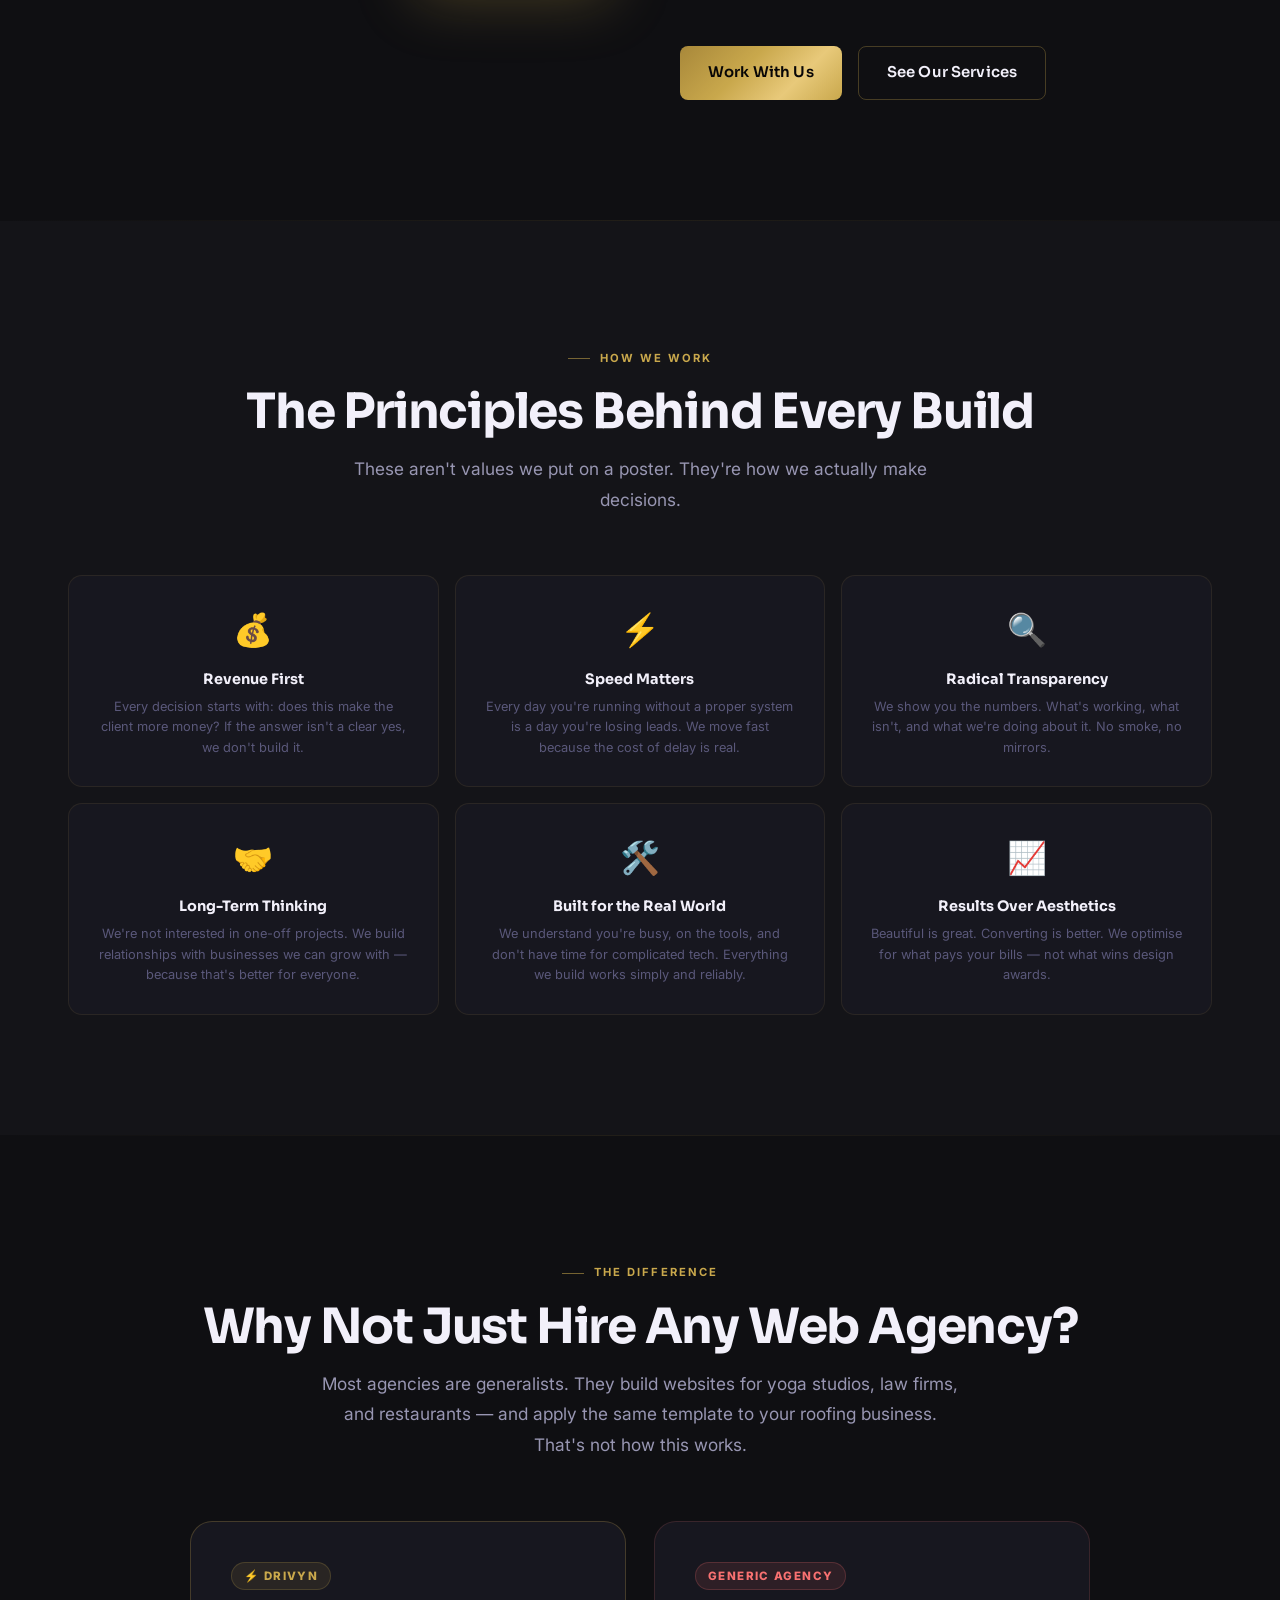
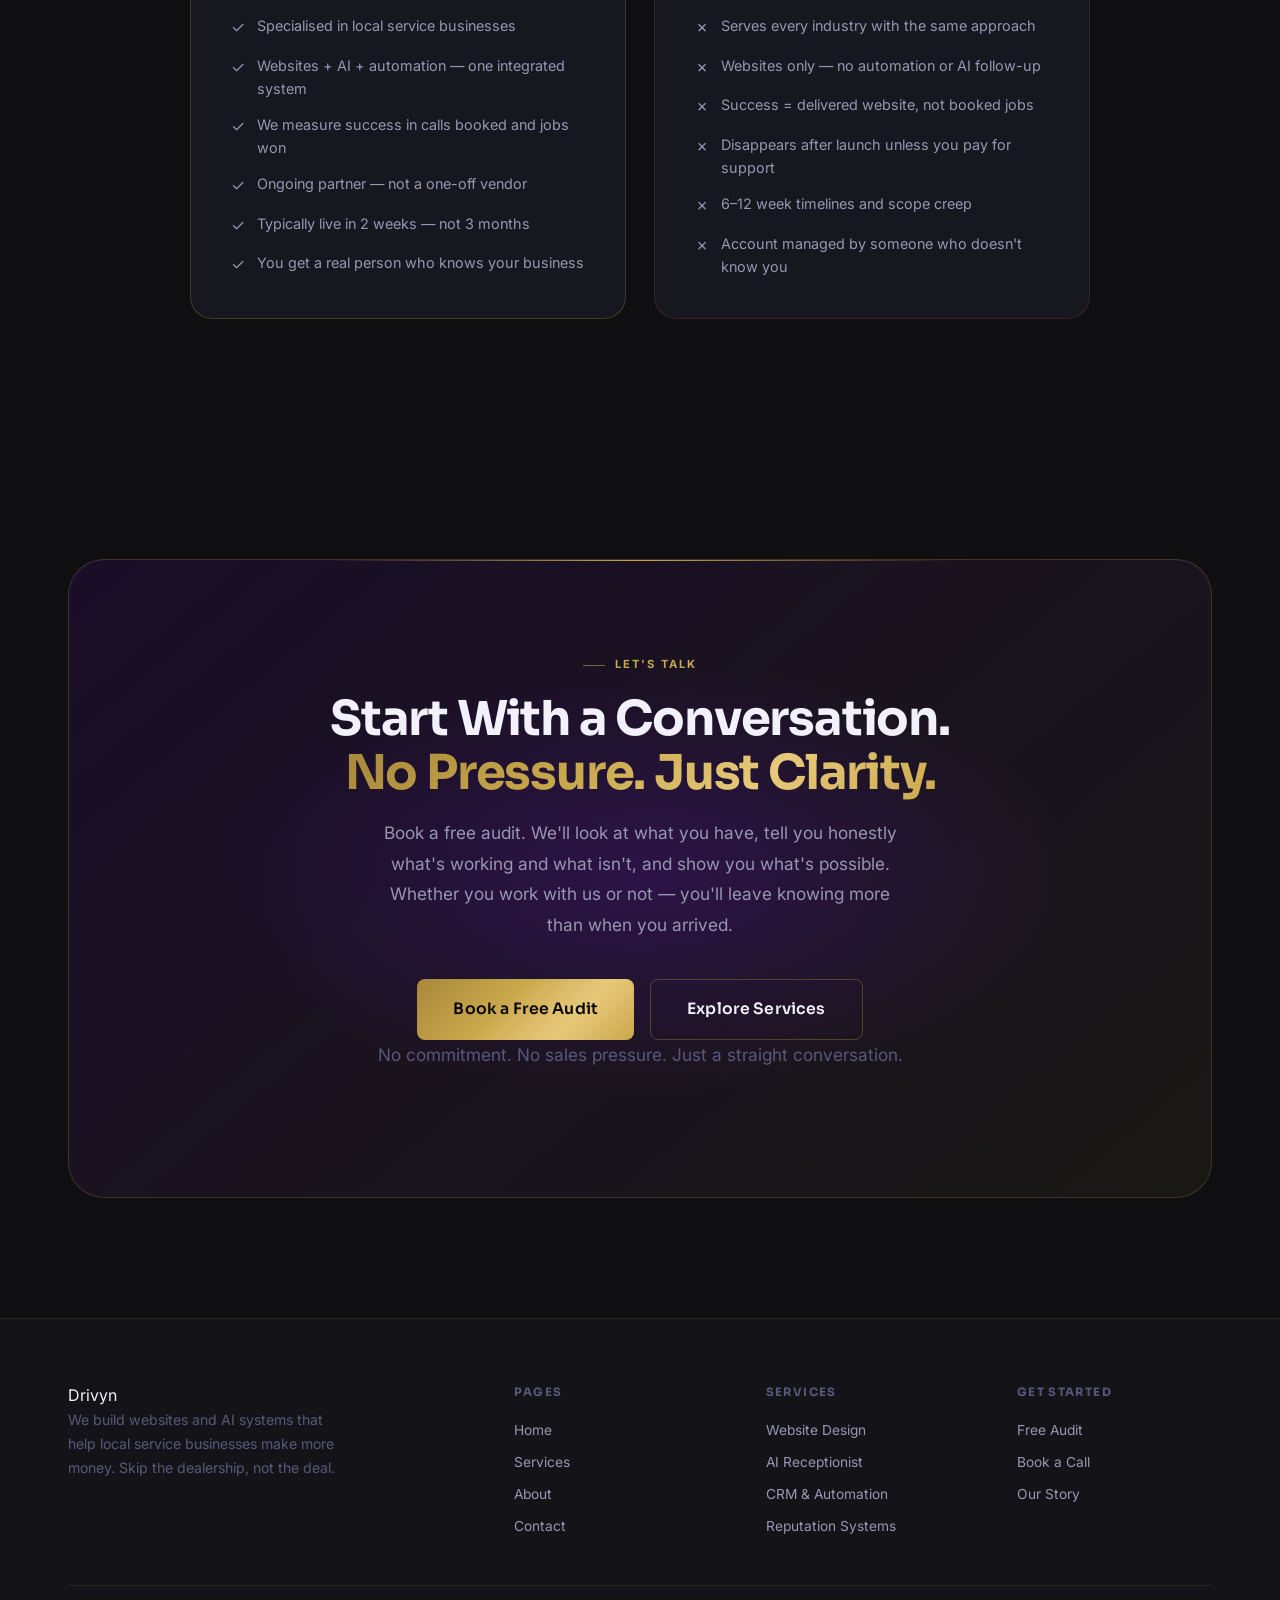
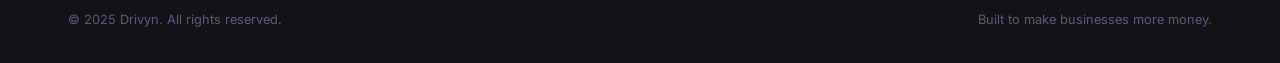
<file: about.html>
<!DOCTYPE html>
<html lang="en">
<head>
  <meta charset="UTF-8" />
  <meta name="viewport" content="width=device-width, initial-scale=1.0" />
  <title>About — Drivyn | We're In Your Corner</title>
  <meta name="description" content="Drivyn was built to level the playing field for local service businesses. We're not a faceless agency — we're a growth partner that's in your corner." />
  <link rel="stylesheet" href="css/style.css" />
  <link rel="icon" href="data:image/svg+xml,<svg xmlns='http://www.w3.org/2000/svg' viewBox='0 0 32 32'><text y='26' font-size='28'>⚡</text></svg>" />
</head>
<body>

<!-- NAV -->
<nav class="nav" id="nav">
  <div class="nav-inner">
    <a href="index.html" class="nav-logo">Driv<span>yn</span></a>
    <div class="nav-links">
      <a href="index.html">Home</a>
      <a href="services.html">Services</a>
      <a href="about.html">About</a>
      <a href="contact.html">Contact</a>
    </div>
    <div class="nav-cta">
      <a href="contact.html" class="btn btn-primary btn-sm">Get Free Audit</a>
    </div>
    <button class="nav-toggle" aria-label="Menu">
      <span></span><span></span><span></span>
    </button>
  </div>
  <div class="nav-mobile">
    <a href="index.html">Home</a>
    <a href="services.html">Services</a>
    <a href="about.html">About</a>
    <a href="contact.html">Contact</a>
    <a href="contact.html" class="btn btn-primary">Get Free Audit</a>
  </div>
</nav>

<!-- PAGE HERO -->
<section class="page-hero">
  <div class="container">
    <div class="section-label">About Drivyn</div>
    <h1 style="max-width:720px;margin-bottom:20px;">
      We're Not an Agency.<br>We're <span class="gold-gradient">In Your Corner.</span>
    </h1>
    <p style="max-width:580px;font-size:1.1rem;">
      Drivyn was built because local service businesses deserve better than cookie-cutter websites and agencies that disappear after the invoice.
    </p>
  </div>
</section>

<div class="divider"></div>

<!-- ═══════════════════════════════════
     FOUNDER STORY
════════════════════════════════════ -->
<section class="section" id="story">
  <div class="container">
    <div class="about-grid">
      <!-- Photo -->
      <div class="about-photo-wrap fade-up">
        <div class="about-photo-card">
          <div class="about-photo-placeholder">
            <div class="big-initial">D</div>
            <span style="font-size:0.8rem;color:var(--text-muted);">Founder Photo</span>
          </div>
        </div>
        <div class="about-photo-badge">
          <div style="font-size:1.2rem;margin-bottom:4px;">⚡</div>
          <div style="font-weight:800;">Drivyn Founder</div>
          <div style="font-size:0.68rem;font-weight:400;opacity:0.75;">Revenue Systems Specialist</div>
        </div>
      </div>

      <!-- Story -->
      <div class="fade-up delay-1">
        <div class="section-label">The Story</div>
        <h2 style="margin-bottom:24px;">Started Because Good Businesses Were Getting Left Behind Online</h2>
        <p style="margin-bottom:20px;">
          I started Drivyn after watching too many talented local business owners get outmanoeuvred online by competitors who weren't necessarily better — they just had a better digital presence.
        </p>
        <p style="margin-bottom:20px;">
          Electricians, roofers, cleaners, landscapers — people who were genuinely excellent at what they did — were losing jobs to businesses with slicker websites, faster follow-up, and better reviews. Not because of the quality of their work. Because of how they showed up online.
        </p>
        <p style="margin-bottom:20px;">
          The tools existed to fix this. What was missing was someone who understood both the technology and the real-world pressures of running a service business — and could bridge the gap.
        </p>
        <p style="margin-bottom:40px;">
          That's what Drivyn is. Not a generic web agency. Not a tech startup with no industry context. A focused team that builds revenue systems specifically for local service businesses — and stays involved long enough to actually see the results.
        </p>
        <div style="display:flex;gap:16px;flex-wrap:wrap;">
          <a href="contact.html" class="btn btn-primary">Work With Us</a>
          <a href="services.html" class="btn btn-secondary">See Our Services</a>
        </div>
      </div>
    </div>
  </div>
</section>

<div class="divider"></div>

<!-- ═══════════════════════════════════
     VALUES
════════════════════════════════════ -->
<section class="section" style="background:var(--bg-secondary);" id="values">
  <div class="container">
    <div class="text-center">
      <div class="section-label">How We Work</div>
      <h2 class="section-title">The Principles Behind Every Build</h2>
      <p class="section-subtitle">These aren't values we put on a poster. They're how we actually make decisions.</p>
    </div>

    <div class="values-grid">
      <div class="value-card fade-up">
        <div class="value-icon">💰</div>
        <div class="value-title">Revenue First</div>
        <p class="value-desc">Every decision starts with: does this make the client more money? If the answer isn't a clear yes, we don't build it.</p>
      </div>
      <div class="value-card fade-up delay-1">
        <div class="value-icon">⚡</div>
        <div class="value-title">Speed Matters</div>
        <p class="value-desc">Every day you're running without a proper system is a day you're losing leads. We move fast because the cost of delay is real.</p>
      </div>
      <div class="value-card fade-up delay-2">
        <div class="value-icon">🔍</div>
        <div class="value-title">Radical Transparency</div>
        <p class="value-desc">We show you the numbers. What's working, what isn't, and what we're doing about it. No smoke, no mirrors.</p>
      </div>
      <div class="value-card fade-up delay-1">
        <div class="value-icon">🤝</div>
        <div class="value-title">Long-Term Thinking</div>
        <p class="value-desc">We're not interested in one-off projects. We build relationships with businesses we can grow with — because that's better for everyone.</p>
      </div>
      <div class="value-card fade-up delay-2">
        <div class="value-icon">🛠️</div>
        <div class="value-title">Built for the Real World</div>
        <p class="value-desc">We understand you're busy, on the tools, and don't have time for complicated tech. Everything we build works simply and reliably.</p>
      </div>
      <div class="value-card fade-up delay-3">
        <div class="value-icon">📈</div>
        <div class="value-title">Results Over Aesthetics</div>
        <p class="value-desc">Beautiful is great. Converting is better. We optimise for what pays your bills — not what wins design awards.</p>
      </div>
    </div>
  </div>
</section>

<div class="divider"></div>

<!-- ═══════════════════════════════════
     WHY NOT JUST HIRE AN AGENCY
════════════════════════════════════ -->
<section class="section" id="difference">
  <div class="container">
    <div class="text-center">
      <div class="section-label">The Difference</div>
      <h2 class="section-title">Why Not Just Hire Any Web Agency?</h2>
      <p class="section-subtitle" style="max-width:640px;">Most agencies are generalists. They build websites for yoga studios, law firms, and restaurants — and apply the same template to your roofing business. That's not how this works.</p>
    </div>

    <div class="for-grid" style="max-width:900px;margin:0 auto;">
      <div class="for-card yes fade-up" style="border-color:rgba(201,168,76,0.25);">
        <div class="for-label" style="background:rgba(201,168,76,0.1);color:var(--gold);border-color:rgba(201,168,76,0.2);">⚡ Drivyn</div>
        <ul class="for-list">
          <li><span class="ico">✓</span> Specialised in local service businesses</li>
          <li><span class="ico">✓</span> Websites + AI + automation — one integrated system</li>
          <li><span class="ico">✓</span> We measure success in calls booked and jobs won</li>
          <li><span class="ico">✓</span> Ongoing partner — not a one-off vendor</li>
          <li><span class="ico">✓</span> Typically live in 2 weeks — not 3 months</li>
          <li><span class="ico">✓</span> You get a real person who knows your business</li>
        </ul>
      </div>
      <div class="for-card no fade-up delay-1">
        <div class="for-label">Generic Agency</div>
        <ul class="for-list">
          <li><span class="ico">✗</span> Serves every industry with the same approach</li>
          <li><span class="ico">✗</span> Websites only — no automation or AI follow-up</li>
          <li><span class="ico">✗</span> Success = delivered website, not booked jobs</li>
          <li><span class="ico">✗</span> Disappears after launch unless you pay for support</li>
          <li><span class="ico">✗</span> 6–12 week timelines and scope creep</li>
          <li><span class="ico">✗</span> Account managed by someone who doesn't know you</li>
        </ul>
      </div>
    </div>
  </div>
</section>

<!-- ═══════════════════════════════════
     FINAL CTA
════════════════════════════════════ -->
<section class="section cta-section">
  <div class="container">
    <div class="cta-box fade-up">
      <div class="section-label" style="justify-content:center;">Let's Talk</div>
      <h2>Start With a Conversation.<br><span class="gold-gradient">No Pressure. Just Clarity.</span></h2>
      <p>Book a free audit. We'll look at what you have, tell you honestly what's working and what isn't, and show you what's possible. Whether you work with us or not — you'll leave knowing more than when you arrived.</p>
      <div class="cta-ctas">
        <a href="contact.html" class="btn btn-primary btn-lg">Book a Free Audit</a>
        <a href="services.html" class="btn btn-secondary btn-lg">Explore Services</a>
      </div>
      <p class="cta-note">No commitment. No sales pressure. Just a straight conversation.</p>
    </div>
  </div>
</section>

<!-- FOOTER -->
<footer class="footer">
  <div class="container">
    <div class="footer-grid">
      <div class="footer-brand">
        <a href="index.html" class="nav-logo">Driv<span>yn</span></a>
        <p>We build websites and AI systems that help local service businesses make more money. Skip the dealership, not the deal.</p>
      </div>
      <div>
        <div class="footer-col-title">Pages</div>
        <div class="footer-col-links">
          <a href="index.html">Home</a>
          <a href="services.html">Services</a>
          <a href="about.html">About</a>
          <a href="contact.html">Contact</a>
        </div>
      </div>
      <div>
        <div class="footer-col-title">Services</div>
        <div class="footer-col-links">
          <a href="services.html#website">Website Design</a>
          <a href="services.html#ai-receptionist">AI Receptionist</a>
          <a href="services.html#crm-automation">CRM &amp; Automation</a>
          <a href="services.html#reputation">Reputation Systems</a>
        </div>
      </div>
      <div>
        <div class="footer-col-title">Get Started</div>
        <div class="footer-col-links">
          <a href="contact.html">Free Audit</a>
          <a href="contact.html">Book a Call</a>
          <a href="about.html">Our Story</a>
        </div>
      </div>
    </div>
    <div class="footer-bottom">
      <span>© 2025 Drivyn. All rights reserved.</span>
      <span>Built to make businesses more money.</span>
    </div>
  </div>
</footer>

<script src="js/main.js"></script>
</body>
</html>
</file>
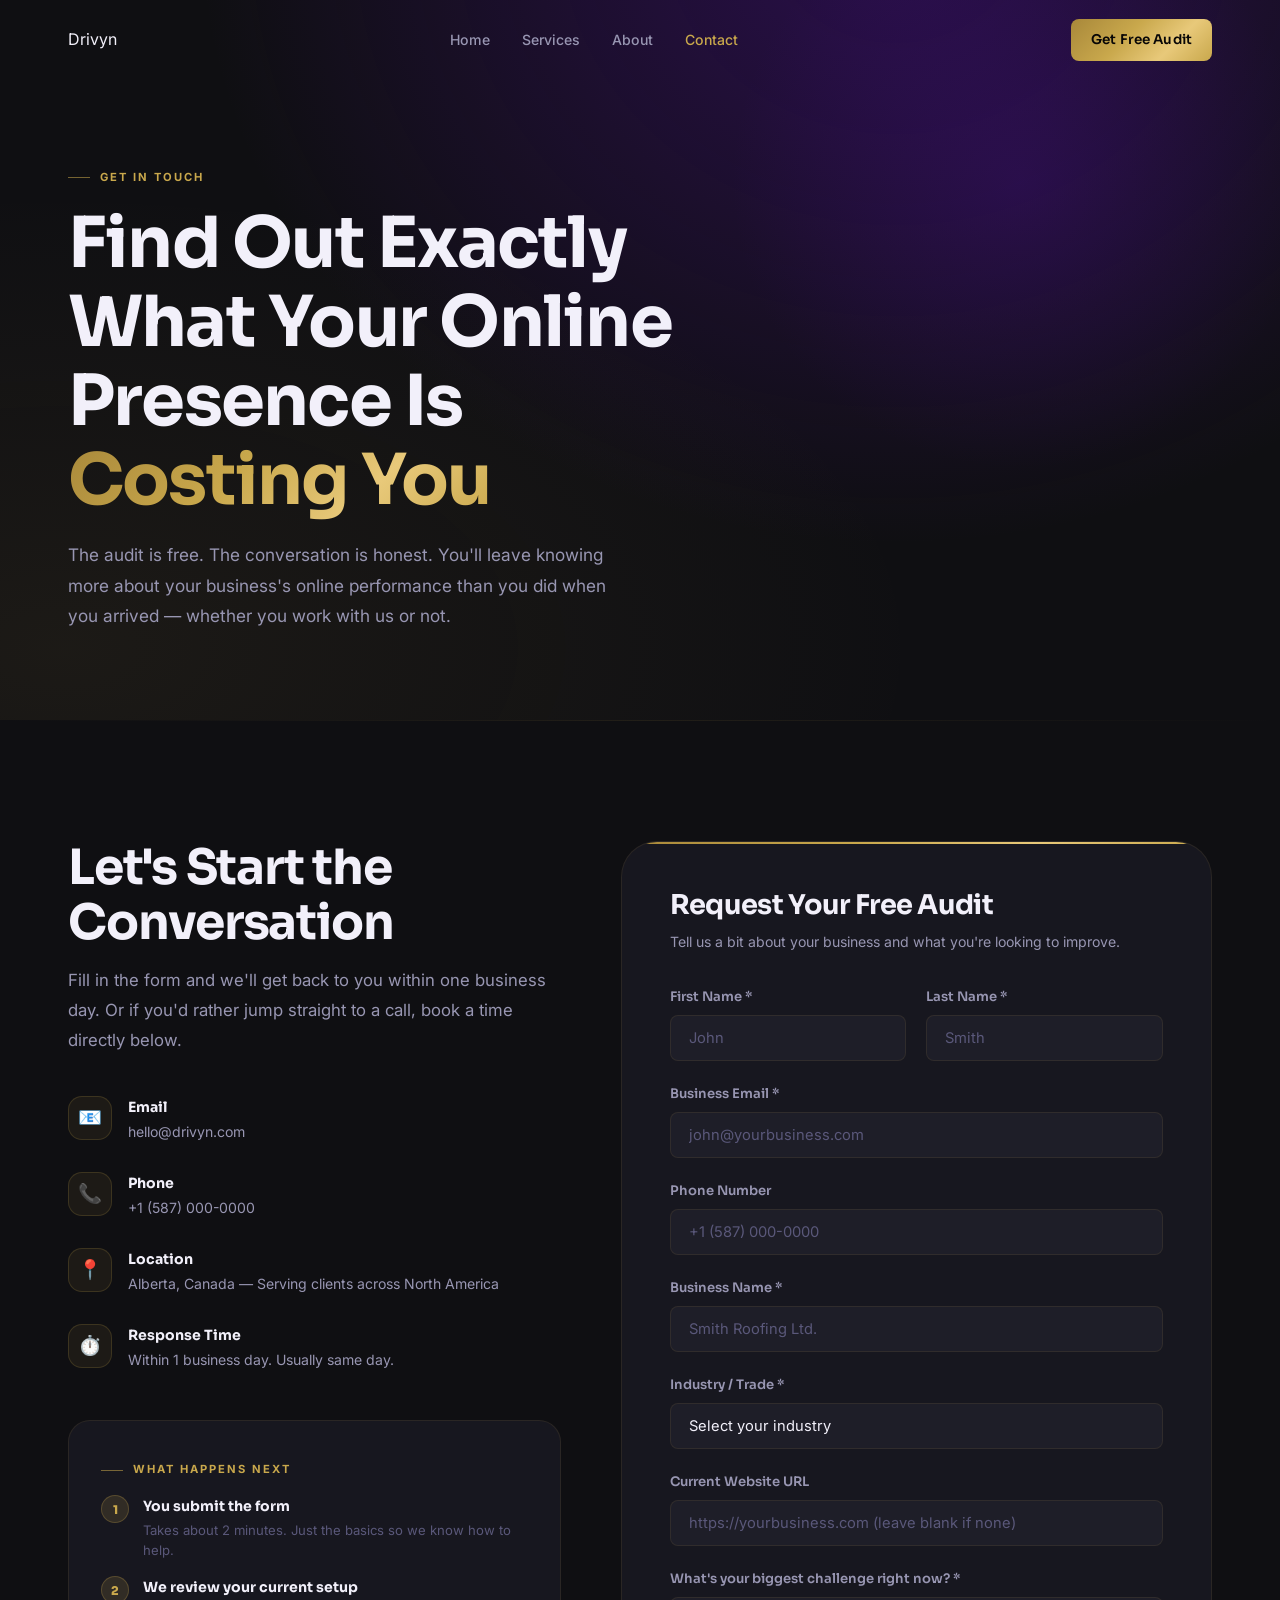
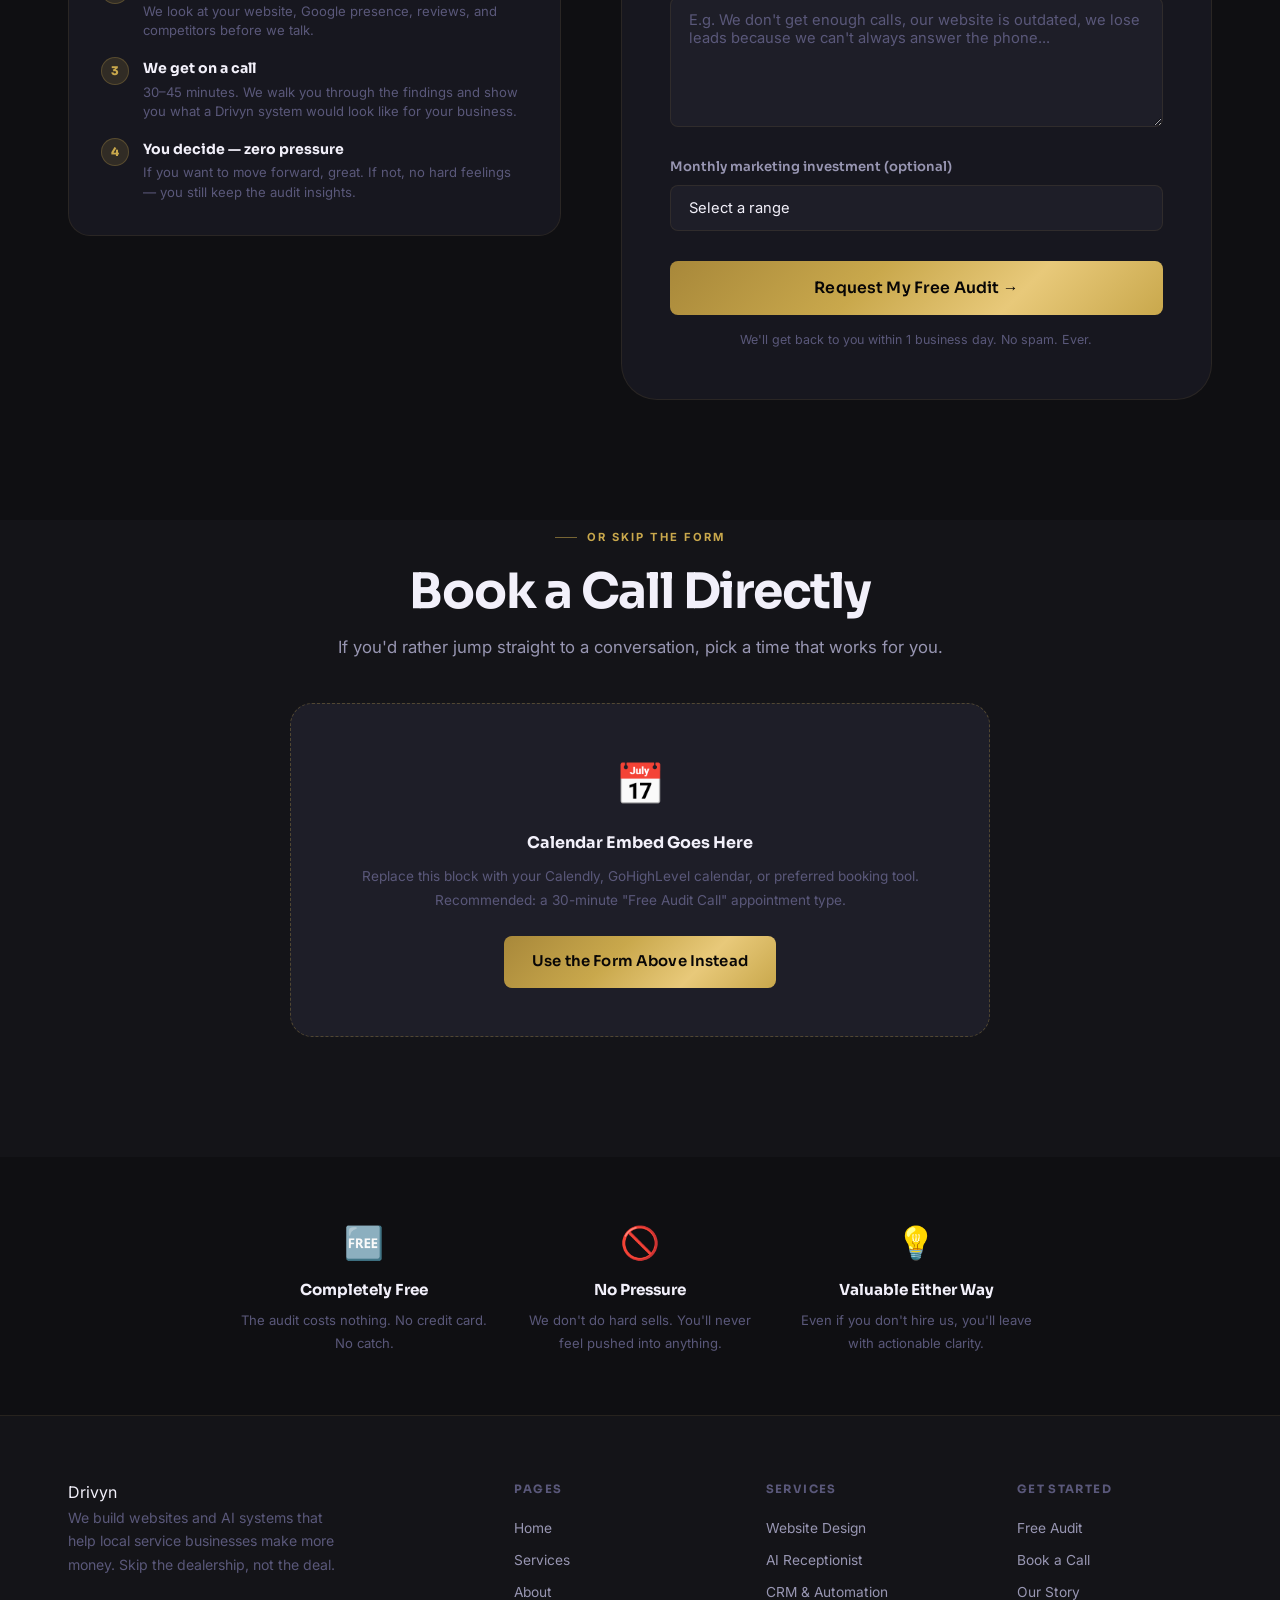
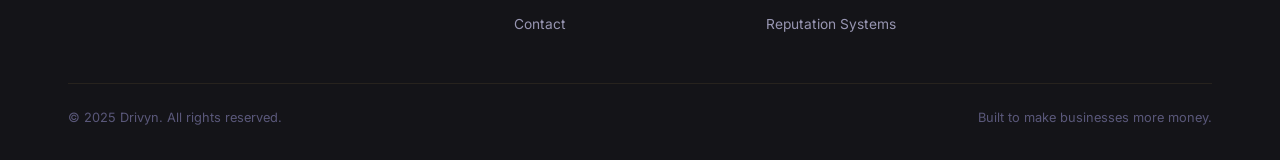
<file: contact.html>
<!DOCTYPE html>
<html lang="en">
<head>
  <meta charset="UTF-8" />
  <meta name="viewport" content="width=device-width, initial-scale=1.0" />
  <title>Contact — Drivyn | Get Your Free Business Audit</title>
  <meta name="description" content="Book your free audit with Drivyn. We'll review your current online presence, find the revenue leaks, and show you exactly what needs to change." />
  <link rel="stylesheet" href="css/style.css" />
  <link rel="icon" href="data:image/svg+xml,<svg xmlns='http://www.w3.org/2000/svg' viewBox='0 0 32 32'><text y='26' font-size='28'>⚡</text></svg>" />
</head>
<body>

<!-- NAV -->
<nav class="nav" id="nav">
  <div class="nav-inner">
    <a href="index.html" class="nav-logo">Driv<span>yn</span></a>
    <div class="nav-links">
      <a href="index.html">Home</a>
      <a href="services.html">Services</a>
      <a href="about.html">About</a>
      <a href="contact.html">Contact</a>
    </div>
    <div class="nav-cta">
      <a href="contact.html" class="btn btn-primary btn-sm">Get Free Audit</a>
    </div>
    <button class="nav-toggle" aria-label="Menu">
      <span></span><span></span><span></span>
    </button>
  </div>
  <div class="nav-mobile">
    <a href="index.html">Home</a>
    <a href="services.html">Services</a>
    <a href="about.html">About</a>
    <a href="contact.html">Contact</a>
    <a href="contact.html" class="btn btn-primary">Get Free Audit</a>
  </div>
</nav>

<!-- PAGE HERO -->
<section class="page-hero">
  <div class="container">
    <div class="section-label">Get In Touch</div>
    <h1 style="max-width:700px;margin-bottom:20px;">
      Find Out Exactly What Your Online Presence Is<br><span class="gold-gradient">Costing You</span>
    </h1>
    <p style="max-width:560px;font-size:1.08rem;">
      The audit is free. The conversation is honest. You'll leave knowing more about your business's online performance than you did when you arrived — whether you work with us or not.
    </p>
  </div>
</section>

<div class="divider"></div>

<!-- ═══════════════════════════════════
     CONTACT MAIN
════════════════════════════════════ -->
<section class="section" id="contact">
  <div class="container">
    <div class="contact-grid">

      <!-- Left: Info -->
      <div>
        <h2 style="margin-bottom:16px;">Let's Start the Conversation</h2>
        <p style="margin-bottom:40px;">Fill in the form and we'll get back to you within one business day. Or if you'd rather jump straight to a call, book a time directly below.</p>

        <div class="contact-info">
          <div class="contact-info-item fade-up">
            <div class="contact-info-icon">📧</div>
            <div>
              <div class="contact-info-title">Email</div>
              <div class="contact-info-val">hello@drivyn.com</div>
            </div>
          </div>
          <div class="contact-info-item fade-up delay-1">
            <div class="contact-info-icon">📞</div>
            <div>
              <div class="contact-info-title">Phone</div>
              <div class="contact-info-val">+1 (587) 000-0000</div>
            </div>
          </div>
          <div class="contact-info-item fade-up delay-2">
            <div class="contact-info-icon">📍</div>
            <div>
              <div class="contact-info-title">Location</div>
              <div class="contact-info-val">Alberta, Canada — Serving clients across North America</div>
            </div>
          </div>
          <div class="contact-info-item fade-up delay-3">
            <div class="contact-info-icon">⏱️</div>
            <div>
              <div class="contact-info-title">Response Time</div>
              <div class="contact-info-val">Within 1 business day. Usually same day.</div>
            </div>
          </div>
        </div>

        <!-- What to Expect -->
        <div style="margin-top:48px;padding:32px;background:var(--bg-card);border:1px solid var(--border);border-radius:var(--r-lg);" class="fade-up delay-2">
          <div class="section-label" style="margin-bottom:16px;">What Happens Next</div>
          <div style="display:flex;flex-direction:column;gap:16px;">
            <div style="display:flex;gap:14px;align-items:flex-start;">
              <div style="width:28px;height:28px;background:var(--gold-glow);border:1px solid rgba(201,168,76,0.25);border-radius:50%;display:flex;align-items:center;justify-content:center;font-family:'Sora',sans-serif;font-size:0.75rem;font-weight:800;color:var(--gold);flex-shrink:0;">1</div>
              <div>
                <div style="font-family:'Sora',sans-serif;font-size:0.88rem;font-weight:700;margin-bottom:3px;">You submit the form</div>
                <p style="font-size:0.82rem;color:var(--text-muted);line-height:1.5;">Takes about 2 minutes. Just the basics so we know how to help.</p>
              </div>
            </div>
            <div style="display:flex;gap:14px;align-items:flex-start;">
              <div style="width:28px;height:28px;background:var(--gold-glow);border:1px solid rgba(201,168,76,0.25);border-radius:50%;display:flex;align-items:center;justify-content:center;font-family:'Sora',sans-serif;font-size:0.75rem;font-weight:800;color:var(--gold);flex-shrink:0;">2</div>
              <div>
                <div style="font-family:'Sora',sans-serif;font-size:0.88rem;font-weight:700;margin-bottom:3px;">We review your current setup</div>
                <p style="font-size:0.82rem;color:var(--text-muted);line-height:1.5;">We look at your website, Google presence, reviews, and competitors before we talk.</p>
              </div>
            </div>
            <div style="display:flex;gap:14px;align-items:flex-start;">
              <div style="width:28px;height:28px;background:var(--gold-glow);border:1px solid rgba(201,168,76,0.25);border-radius:50%;display:flex;align-items:center;justify-content:center;font-family:'Sora',sans-serif;font-size:0.75rem;font-weight:800;color:var(--gold);flex-shrink:0;">3</div>
              <div>
                <div style="font-family:'Sora',sans-serif;font-size:0.88rem;font-weight:700;margin-bottom:3px;">We get on a call</div>
                <p style="font-size:0.82rem;color:var(--text-muted);line-height:1.5;">30–45 minutes. We walk you through the findings and show you what a Drivyn system would look like for your business.</p>
              </div>
            </div>
            <div style="display:flex;gap:14px;align-items:flex-start;">
              <div style="width:28px;height:28px;background:var(--gold-glow);border:1px solid rgba(201,168,76,0.25);border-radius:50%;display:flex;align-items:center;justify-content:center;font-family:'Sora',sans-serif;font-size:0.75rem;font-weight:800;color:var(--gold);flex-shrink:0;">4</div>
              <div>
                <div style="font-family:'Sora',sans-serif;font-size:0.88rem;font-weight:700;margin-bottom:3px;">You decide — zero pressure</div>
                <p style="font-size:0.82rem;color:var(--text-muted);line-height:1.5;">If you want to move forward, great. If not, no hard feelings — you still keep the audit insights.</p>
              </div>
            </div>
          </div>
        </div>
      </div>

      <!-- Right: Form -->
      <div class="contact-form-card fade-up delay-1">
        <h3 style="margin-bottom:8px;">Request Your Free Audit</h3>
        <p style="font-size:0.88rem;margin-bottom:32px;">Tell us a bit about your business and what you're looking to improve.</p>

        <form id="contact-form" novalidate>
          <div class="form-row">
            <div class="form-group">
              <label class="form-label" for="fname">First Name *</label>
              <input class="form-input" type="text" id="fname" name="first_name" placeholder="John" required />
            </div>
            <div class="form-group">
              <label class="form-label" for="lname">Last Name *</label>
              <input class="form-input" type="text" id="lname" name="last_name" placeholder="Smith" required />
            </div>
          </div>

          <div class="form-group">
            <label class="form-label" for="email">Business Email *</label>
            <input class="form-input" type="email" id="email" name="email" placeholder="john@yourbusiness.com" required />
          </div>

          <div class="form-group">
            <label class="form-label" for="phone">Phone Number</label>
            <input class="form-input" type="tel" id="phone" name="phone" placeholder="+1 (587) 000-0000" />
          </div>

          <div class="form-group">
            <label class="form-label" for="business">Business Name *</label>
            <input class="form-input" type="text" id="business" name="business_name" placeholder="Smith Roofing Ltd." required />
          </div>

          <div class="form-group">
            <label class="form-label" for="industry">Industry / Trade *</label>
            <select class="form-select" id="industry" name="industry" required>
              <option value="" disabled selected>Select your industry</option>
              <option>Roofing</option>
              <option>HVAC / Heating &amp; Cooling</option>
              <option>Plumbing</option>
              <option>Electrical</option>
              <option>Landscaping / Lawn Care</option>
              <option>Flooring &amp; Tile</option>
              <option>Painting &amp; Decorating</option>
              <option>Cleaning Services</option>
              <option>Automotive Services</option>
              <option>Windows &amp; Doors</option>
              <option>General Contracting</option>
              <option>Other Home Services</option>
            </select>
          </div>

          <div class="form-group">
            <label class="form-label" for="website">Current Website URL</label>
            <input class="form-input" type="url" id="website" name="website" placeholder="https://yourbusiness.com (leave blank if none)" />
          </div>

          <div class="form-group">
            <label class="form-label" for="goal">What's your biggest challenge right now? *</label>
            <textarea class="form-textarea" id="goal" name="goal" placeholder="E.g. We don't get enough calls, our website is outdated, we lose leads because we can't always answer the phone..." required></textarea>
          </div>

          <div class="form-group">
            <label class="form-label" for="budget">Monthly marketing investment (optional)</label>
            <select class="form-select" id="budget" name="budget">
              <option value="" disabled selected>Select a range</option>
              <option>Just starting out — under $500/mo</option>
              <option>$500 – $1,500/mo</option>
              <option>$1,500 – $3,000/mo</option>
              <option>$3,000+/mo</option>
              <option>Prefer not to say</option>
            </select>
          </div>

          <button type="submit" class="btn btn-primary btn-lg" style="width:100%;justify-content:center;margin-top:8px;">
            Request My Free Audit →
          </button>

          <p style="font-size:0.78rem;color:var(--text-muted);text-align:center;margin-top:14px;">
            We'll get back to you within 1 business day. No spam. Ever.
          </p>
        </form>
      </div>
    </div>
  </div>
</section>

<!-- ═══════════════════════════════════
     CALENDAR EMBED PLACEHOLDER
════════════════════════════════════ -->
<section class="section" style="background:var(--bg-secondary);padding-top:0;" id="book">
  <div class="container">
    <div style="max-width:700px;margin:0 auto;text-align:center;">
      <div class="section-label" style="justify-content:center;">Or Skip the Form</div>
      <h2 style="margin-bottom:14px;">Book a Call Directly</h2>
      <p style="margin-bottom:40px;">If you'd rather jump straight to a conversation, pick a time that works for you.</p>
    </div>
    <div class="cal-placeholder fade-up" style="max-width:700px;margin:0 auto;">
      <div class="cal-icon">📅</div>
      <div class="cal-title">Calendar Embed Goes Here</div>
      <p class="cal-desc">Replace this block with your Calendly, GoHighLevel calendar, or preferred booking tool.<br>Recommended: a 30-minute "Free Audit Call" appointment type.</p>
      <a href="contact.html#contact" class="btn btn-primary" style="margin-top:24px;">Use the Form Above Instead</a>
    </div>
  </div>
</section>

<!-- ═══════════════════════════════════
     REASSURANCE STRIP
════════════════════════════════════ -->
<section class="section" style="padding:60px 0;" id="reassurance">
  <div class="container">
    <div style="display:grid;grid-template-columns:repeat(3,1fr);gap:28px;max-width:800px;margin:0 auto;text-align:center;">
      <div class="fade-up">
        <div style="font-size:2rem;margin-bottom:10px;">🆓</div>
        <div style="font-family:'Sora',sans-serif;font-weight:700;font-size:0.95rem;margin-bottom:6px;">Completely Free</div>
        <p style="font-size:0.82rem;color:var(--text-muted);">The audit costs nothing. No credit card. No catch.</p>
      </div>
      <div class="fade-up delay-1">
        <div style="font-size:2rem;margin-bottom:10px;">🚫</div>
        <div style="font-family:'Sora',sans-serif;font-weight:700;font-size:0.95rem;margin-bottom:6px;">No Pressure</div>
        <p style="font-size:0.82rem;color:var(--text-muted);">We don't do hard sells. You'll never feel pushed into anything.</p>
      </div>
      <div class="fade-up delay-2">
        <div style="font-size:2rem;margin-bottom:10px;">💡</div>
        <div style="font-family:'Sora',sans-serif;font-weight:700;font-size:0.95rem;margin-bottom:6px;">Valuable Either Way</div>
        <p style="font-size:0.82rem;color:var(--text-muted);">Even if you don't hire us, you'll leave with actionable clarity.</p>
      </div>
    </div>
  </div>
</section>

<!-- FOOTER -->
<footer class="footer">
  <div class="container">
    <div class="footer-grid">
      <div class="footer-brand">
        <a href="index.html" class="nav-logo">Driv<span>yn</span></a>
        <p>We build websites and AI systems that help local service businesses make more money. Skip the dealership, not the deal.</p>
      </div>
      <div>
        <div class="footer-col-title">Pages</div>
        <div class="footer-col-links">
          <a href="index.html">Home</a>
          <a href="services.html">Services</a>
          <a href="about.html">About</a>
          <a href="contact.html">Contact</a>
        </div>
      </div>
      <div>
        <div class="footer-col-title">Services</div>
        <div class="footer-col-links">
          <a href="services.html#website">Website Design</a>
          <a href="services.html#ai-receptionist">AI Receptionist</a>
          <a href="services.html#crm-automation">CRM &amp; Automation</a>
          <a href="services.html#reputation">Reputation Systems</a>
        </div>
      </div>
      <div>
        <div class="footer-col-title">Get Started</div>
        <div class="footer-col-links">
          <a href="contact.html">Free Audit</a>
          <a href="contact.html#book">Book a Call</a>
          <a href="about.html">Our Story</a>
        </div>
      </div>
    </div>
    <div class="footer-bottom">
      <span>© 2025 Drivyn. All rights reserved.</span>
      <span>Built to make businesses more money.</span>
    </div>
  </div>
</footer>

<script src="js/main.js"></script>
</body>
</html>
</file>
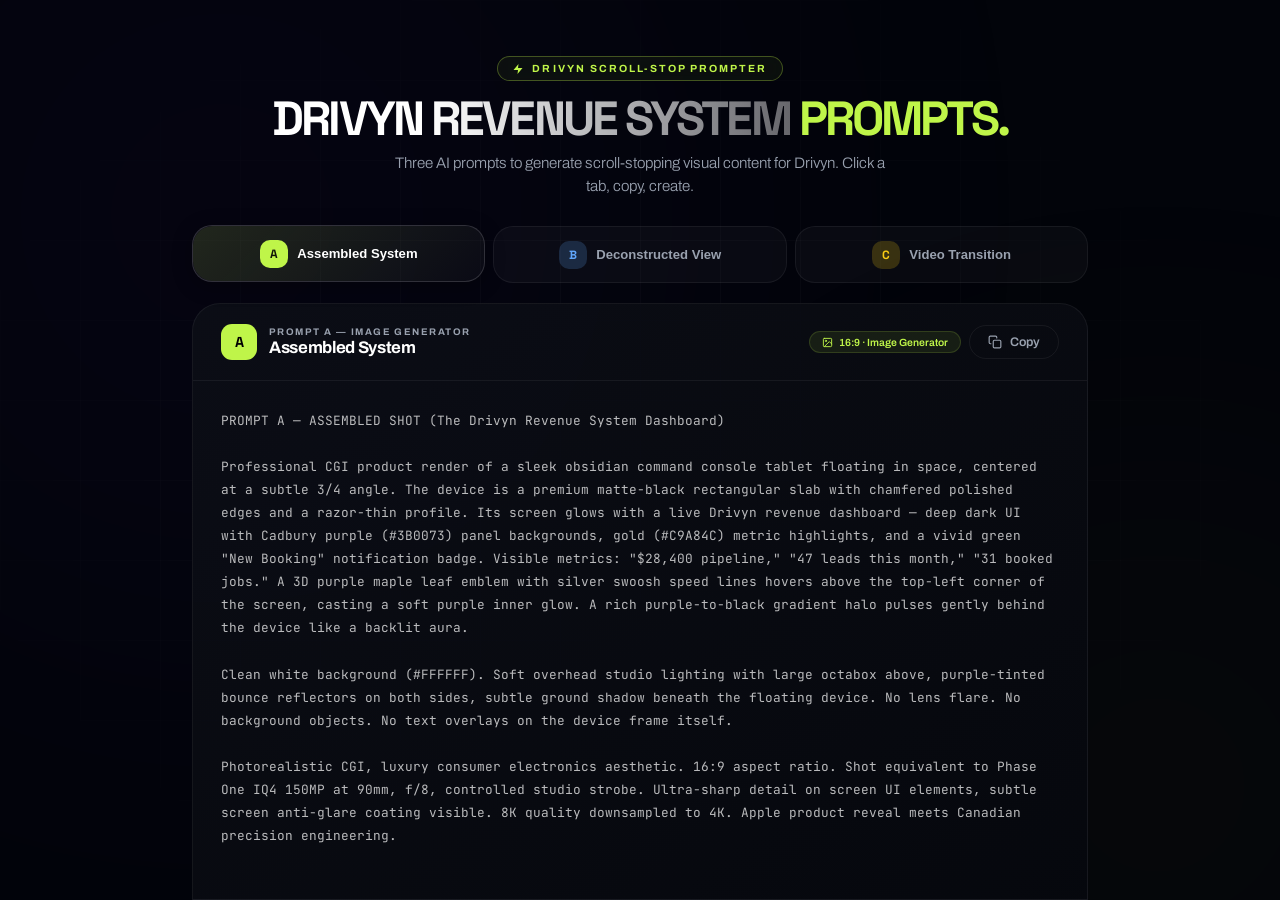
<file: drivyn-prompts.html>
<!DOCTYPE html>
<html lang="en">
<head>
  <meta charset="UTF-8">
  <meta name="viewport" content="width=device-width, initial-scale=1.0">
  <title>Scroll-Stop Prompts — Drivyn Revenue System</title>
  <link rel="preconnect" href="https://fonts.googleapis.com">
  <link rel="preconnect" href="https://fonts.gstatic.com" crossorigin>
  <link href="https://fonts.googleapis.com/css2?family=Archivo:wght@300;400;500;600;700;800;900&family=Space+Grotesk:wght@300;400;500;600;700&family=JetBrains+Mono:wght@400;500&display=swap" rel="stylesheet">
  <style>
    :root {
      --font-body: 'Archivo', sans-serif;
      --font-display: 'Space Grotesk', sans-serif;
      --font-mono: 'JetBrains Mono', monospace;
      --lime: #BFF549;
      --bg: #02040a;
      --card-bg: rgba(255, 255, 255, 0.03);
      --card-border: rgba(255, 255, 255, 0.06);
      --text-secondary: #99A1AF;
    }
    *, *::before, *::after { margin: 0; padding: 0; box-sizing: border-box; }
    ::selection { background-color: var(--lime); color: #000; }
    ::-webkit-scrollbar { width: 8px; }
    ::-webkit-scrollbar-track { background: rgba(0,0,0,0.2); border-radius: 4px; }
    ::-webkit-scrollbar-thumb { background: rgba(255,255,255,0.1); border-radius: 4px; }
    ::-webkit-scrollbar-thumb:hover { background: var(--lime); }
    body {
      font-family: var(--font-body);
      background: var(--bg);
      color: #fff;
      -webkit-font-smoothing: antialiased;
      overflow: hidden;
      height: 100vh;
      display: flex;
      flex-direction: column;
    }
    h1, h2, h3, h4, h5, h6 { font-family: var(--font-display); }
    .bg-grid {
      position: fixed; inset: 0;
      background: linear-gradient(rgba(255,255,255,0.02) 1px, transparent 1px),
                  linear-gradient(90deg, rgba(255,255,255,0.02) 1px, transparent 1px);
      background-size: 80px 80px;
      mask-image: radial-gradient(ellipse at center, black 30%, transparent 80%);
      -webkit-mask-image: radial-gradient(ellipse at center, black 30%, transparent 80%);
      pointer-events: none; z-index: 0;
    }
    .bg-orb-1 {
      position: fixed; top: -15%; left: -10%; width: 700px; height: 700px;
      background: #7C3AED; border-radius: 50%; filter: blur(280px);
      opacity: 0.08; pointer-events: none; z-index: 0;
      animation: orbFloat 20s ease-in-out infinite;
    }
    .bg-orb-2 {
      position: fixed; bottom: -15%; right: -10%; width: 500px; height: 500px;
      background: #C9A84C; border-radius: 50%; filter: blur(220px);
      opacity: 0.07; pointer-events: none; z-index: 0;
      animation: orbFloat 25s ease-in-out infinite reverse;
    }
    @keyframes orbFloat {
      0%, 100% { transform: translate(0, 0); }
      50% { transform: translate(40px, 25px); }
    }
    .confetti-canvas { position: fixed; inset: 0; pointer-events: none; z-index: 9999; }
    .app {
      position: relative; z-index: 1; display: flex; flex-direction: column;
      height: 100vh; max-width: 960px; margin: 0 auto; padding: 2rem 2rem 0; width: 100%;
    }
    .header { text-align: center; padding: 1.5rem 0 1.75rem; flex-shrink: 0; }
    .header-badge {
      display: inline-flex; align-items: center; gap: 0.5rem;
      padding: 0.35rem 0.9rem; margin-bottom: 1rem; border-radius: 980px;
      border: 1px solid rgba(191, 245, 73, 0.3); background: rgba(191, 245, 73, 0.05);
      color: var(--lime); font-size: 0.65rem; font-weight: 700;
      text-transform: uppercase; letter-spacing: 0.2em; backdrop-filter: blur(10px);
    }
    .header-badge svg { width: 12px; height: 12px; }
    .header h1 {
      font-size: clamp(1.8rem, 5vw, 3rem); font-weight: 900;
      letter-spacing: -0.06em; line-height: 0.9; margin-bottom: 0.75rem;
    }
    .header h1 .lime { color: var(--lime); }
    .header h1 .faded {
      background: linear-gradient(to right, #fff, rgba(255,255,255,0.4));
      -webkit-background-clip: text; -webkit-text-fill-color: transparent; background-clip: text;
    }
    .header p { font-size: 0.95rem; color: var(--text-secondary); max-width: 500px; margin: 0 auto; line-height: 1.5; font-weight: 300; }
    .tabs-row { display: flex; gap: 0.5rem; flex-shrink: 0; margin-bottom: 1.25rem; }
    .tab {
      flex: 1; display: flex; align-items: center; justify-content: center; gap: 0.6rem;
      padding: 0.85rem 1rem; border-radius: 20px; border: 1px solid var(--card-border);
      background: var(--card-bg); color: var(--text-secondary); font-size: 0.82rem;
      font-weight: 600; cursor: pointer; transition: all 0.35s cubic-bezier(0.16, 1, 0.3, 1);
      position: relative; overflow: hidden;
    }
    .tab::before { content: ''; position: absolute; inset: 0; opacity: 0; transition: opacity 0.35s ease; border-radius: 20px; }
    .tab[data-tab="A"]::before { background: linear-gradient(135deg, rgba(191,245,73,0.12), transparent); }
    .tab[data-tab="B"]::before { background: linear-gradient(135deg, rgba(96,165,250,0.12), transparent); }
    .tab[data-tab="C"]::before { background: linear-gradient(135deg, rgba(250,204,21,0.12), transparent); }
    .tab:hover { border-color: rgba(255,255,255,0.12); color: #fff; transform: translateY(-1px); }
    .tab:hover::before { opacity: 1; }
    .tab.active { border-color: rgba(255,255,255,0.15); color: #fff; transform: translateY(-1px); box-shadow: 0 4px 20px rgba(0,0,0,0.3); }
    .tab.active::before { opacity: 1; }
    .tab .tab-letter {
      display: inline-flex; align-items: center; justify-content: center;
      width: 28px; height: 28px; border-radius: 10px; font-size: 0.75rem;
      font-weight: 900; font-family: var(--font-display); flex-shrink: 0; transition: all 0.35s ease;
    }
    .tab[data-tab="A"] .tab-letter { background: rgba(191,245,73,0.2); color: var(--lime); }
    .tab[data-tab="B"] .tab-letter { background: rgba(96,165,250,0.2); color: #60a5fa; }
    .tab[data-tab="C"] .tab-letter { background: rgba(250,204,21,0.2); color: #FACC15; }
    .tab.active[data-tab="A"] .tab-letter { background: var(--lime); color: #000; }
    .tab.active[data-tab="B"] .tab-letter { background: #60a5fa; color: #000; }
    .tab.active[data-tab="C"] .tab-letter { background: #FACC15; color: #000; }
    .tab .tab-name { position: relative; z-index: 1; }
    .prompt-panel {
      flex: 1; min-height: 0; display: flex; flex-direction: column;
      background: linear-gradient(145deg, rgba(12,14,22,0.92), rgba(6,8,14,0.95));
      border: 1px solid var(--card-border); border-radius: 28px 28px 0 0; overflow: hidden;
    }
    .panel-header {
      display: flex; align-items: center; justify-content: space-between;
      padding: 1.25rem 1.75rem; border-bottom: 1px solid var(--card-border); flex-shrink: 0;
    }
    .panel-header-left { display: flex; align-items: center; gap: 0.75rem; }
    .panel-icon {
      width: 36px; height: 36px; border-radius: 11px; display: flex;
      align-items: center; justify-content: center; font-size: 0.9rem;
      font-weight: 900; font-family: var(--font-display); flex-shrink: 0; transition: all 0.35s ease;
    }
    .panel-icon.a { background: var(--lime); color: #000; }
    .panel-icon.b { background: #60a5fa; color: #000; }
    .panel-icon.c { background: #FACC15; color: #000; }
    .panel-meta .panel-label { font-size: 0.6rem; text-transform: uppercase; letter-spacing: 0.15em; color: var(--text-secondary); font-weight: 700; }
    .panel-meta .panel-title { font-size: 1.05rem; font-weight: 700; letter-spacing: -0.02em; margin-top: 1px; }
    .panel-header-right { display: flex; align-items: center; gap: 0.5rem; }
    .instruction-tag {
      display: inline-flex; align-items: center; gap: 0.35rem;
      padding: 0.3rem 0.75rem; border-radius: 980px; font-size: 0.65rem; font-weight: 600; white-space: nowrap;
    }
    .instruction-tag.img { background: rgba(191,245,73,0.08); color: var(--lime); border: 1px solid rgba(191,245,73,0.15); }
    .instruction-tag.vid { background: rgba(250,204,21,0.08); color: #FACC15; border: 1px solid rgba(250,204,21,0.15); }
    .instruction-tag svg { width: 11px; height: 11px; }
    .copy-btn {
      display: inline-flex; align-items: center; gap: 0.45rem; padding: 0.55rem 1.15rem;
      border-radius: 980px; border: 1px solid var(--card-border); background: transparent;
      color: var(--text-secondary); font-size: 0.78rem; font-weight: 600; cursor: pointer;
      transition: all 0.25s ease; font-family: var(--font-body);
    }
    .copy-btn:hover { background: var(--lime); color: #000; border-color: var(--lime); transform: scale(1.03); }
    .copy-btn.copied { background: var(--lime); color: #000; border-color: var(--lime); }
    .copy-btn svg { width: 14px; height: 14px; }
    .panel-body { flex: 1; min-height: 0; position: relative; }
    .prompt-content { display: none; position: absolute; inset: 0; opacity: 0; transform: translateY(8px); transition: opacity 0.3s ease, transform 0.3s ease; }
    .prompt-content.active { display: block; opacity: 1; transform: translateY(0); }
    .prompt-text {
      font-family: var(--font-mono); font-size: 0.8rem; line-height: 1.8;
      color: rgba(255,255,255,0.72); white-space: pre-wrap; word-break: break-word;
      padding: 1.75rem; height: 100%; overflow-y: auto; -webkit-overflow-scrolling: touch;
    }
    .prompt-text::-webkit-scrollbar { width: 6px; }
    .prompt-text::-webkit-scrollbar-track { background: transparent; }
    .prompt-text::-webkit-scrollbar-thumb { background: rgba(255,255,255,0.08); border-radius: 3px; }
    @media (max-width: 640px) {
      .app { padding: 1.25rem 1rem 0; }
      .header { padding: 1rem 0 1.25rem; }
      .header h1 { font-size: clamp(1.5rem, 8vw, 2.2rem); }
      .tab { padding: 0.7rem 0.5rem; font-size: 0.72rem; border-radius: 16px; }
      .tab .tab-name { display: none; }
      .tab .tab-letter { width: 32px; height: 32px; font-size: 0.85rem; }
      .tab .tab-subtitle { display: block; font-size: 0.65rem; color: var(--text-secondary); margin-top: 2px; }
      .panel-header { flex-direction: column; align-items: flex-start; gap: 0.75rem; padding: 1rem 1.25rem; }
      .panel-header-right { width: 100%; justify-content: space-between; }
      .prompt-text { padding: 1.25rem; font-size: 0.73rem; line-height: 1.7; }
      .prompt-panel { border-radius: 22px 22px 0 0; }
    }
    @media (min-width: 641px) { .tab .tab-subtitle { display: none; } }
  </style>
</head>
<body>
  <div class="bg-grid"></div>
  <div class="bg-orb-1"></div>
  <div class="bg-orb-2"></div>
  <canvas class="confetti-canvas" id="confettiCanvas"></canvas>

  <div class="app">
    <header class="header">
      <div class="header-badge">
        <svg viewBox="0 0 24 24" fill="currentColor"><polygon points="13 2 3 14 12 14 11 22 21 10 12 10 13 2"/></svg>
        Drivyn Scroll-Stop Prompter
      </div>
      <h1>DRIVYN <span class="faded">REVENUE SYSTEM</span> <span class="lime">PROMPTS.</span></h1>
      <p>Three AI prompts to generate scroll-stopping visual content for Drivyn. Click a tab, copy, create.</p>
    </header>

    <div class="tabs-row">
      <button class="tab active" data-tab="A" onclick="switchTab('A')">
        <span class="tab-letter">A</span>
        <span class="tab-name">Assembled System</span>
        <span class="tab-subtitle">Assembled</span>
      </button>
      <button class="tab" data-tab="B" onclick="switchTab('B')">
        <span class="tab-letter">B</span>
        <span class="tab-name">Deconstructed View</span>
        <span class="tab-subtitle">Exploded</span>
      </button>
      <button class="tab" data-tab="C" onclick="switchTab('C')">
        <span class="tab-letter">C</span>
        <span class="tab-name">Video Transition</span>
        <span class="tab-subtitle">Video</span>
      </button>
    </div>

    <div class="prompt-panel">
      <div class="panel-header">
        <div class="panel-header-left">
          <div class="panel-icon a" id="panelIcon">A</div>
          <div class="panel-meta">
            <div class="panel-label" id="panelLabel">Prompt A — Image Generator</div>
            <div class="panel-title" id="panelTitle">Assembled System</div>
          </div>
        </div>
        <div class="panel-header-right">
          <div class="instruction-tag img" id="panelTag">
            <svg viewBox="0 0 24 24" fill="none" stroke="currentColor" stroke-width="2" stroke-linecap="round" stroke-linejoin="round"><rect x="3" y="3" width="18" height="18" rx="2"/><circle cx="8.5" cy="8.5" r="1.5"/><path d="M21 15l-5-5L5 21"/></svg>
            <span id="panelTagText">16:9 · Image Generator</span>
          </div>
          <button class="copy-btn" id="copyBtn" onclick="copyCurrentPrompt()">
            <svg viewBox="0 0 24 24" fill="none" stroke="currentColor" stroke-width="2" stroke-linecap="round" stroke-linejoin="round"><rect x="9" y="9" width="13" height="13" rx="2"/><path d="M5 15H4a2 2 0 01-2-2V4a2 2 0 012-2h9a2 2 0 012 2v1"/></svg>
            Copy
          </button>
        </div>
      </div>

      <div class="panel-body">
        <div class="prompt-content active" id="contentA">
          <div class="prompt-text">PROMPT A — ASSEMBLED SHOT (The Drivyn Revenue System Dashboard)

Professional CGI product render of a sleek obsidian command console tablet floating in space, centered at a subtle 3/4 angle. The device is a premium matte-black rectangular slab with chamfered polished edges and a razor-thin profile. Its screen glows with a live Drivyn revenue dashboard — deep dark UI with Cadbury purple (#3B0073) panel backgrounds, gold (#C9A84C) metric highlights, and a vivid green "New Booking" notification badge. Visible metrics: "$28,400 pipeline," "47 leads this month," "31 booked jobs." A 3D purple maple leaf emblem with silver swoosh speed lines hovers above the top-left corner of the screen, casting a soft purple inner glow. A rich purple-to-black gradient halo pulses gently behind the device like a backlit aura.

Clean white background (#FFFFFF). Soft overhead studio lighting with large octabox above, purple-tinted bounce reflectors on both sides, subtle ground shadow beneath the floating device. No lens flare. No background objects. No text overlays on the device frame itself.

Photorealistic CGI, luxury consumer electronics aesthetic. 16:9 aspect ratio. Shot equivalent to Phase One IQ4 150MP at 90mm, f/8, controlled studio strobe. Ultra-sharp detail on screen UI elements, subtle screen anti-glare coating visible. 8K quality downsampled to 4K. Apple product reveal meets Canadian precision engineering.</div>
        </div>
        <div class="prompt-content" id="contentB">
          <div class="prompt-text">PROMPT B — DECONSTRUCTED / EXPLODED VIEW (The Drivyn System Components)

Professional exploded-view visualization of the Drivyn digital revenue system, deconstructed into all 15 individual components floating in space against a clean white background (#FFFFFF). Every element is a precision 3D icon with depth, material texture, and subtle drop shadow:

1. WEBSITE CARD — A sleek dark UI card with purple glowing border, showing a mobile-first website wireframe with conversion metrics
2. AI CHAT MODULE — A floating SMS/chat bubble with a lightning bolt AI icon inside, deep purple with gold accent ring
3. CRM PIPELINE BOARD — Mini 3D kanban cards (New Lead → Quoted → Booked → Complete) in dark purple with gold progress indicators
4. FIVE-STAR REVIEW STARS — Five premium gold 3D stars in a floating arc, each slightly rotated to show depth
5. BOOKING CALENDAR WIDGET — A dark calendar tile with a gold checkmark and "Booked" status badge
6. MISSED CALL PHONE — A floating smartphone showing incoming call screen with "Drivyn AI Text-Back: Sent" notification in green
7. REVENUE GRAPH — A 3D bar chart in gold rising steeply right, rendered as a physical object with depth
8. MAPLE LEAF EMBLEM — The Drivyn 3D purple maple leaf with silver swoosh speed lines, glowing softly
9. GOOGLE BUSINESS CARD — A mini Google Business Profile listing tile with 5 stars and "Top Result" badge
10. REFERRAL NETWORK — Abstract 3D node diagram, 4 interconnected glowing purple orbs with gold connector lines
11. CANADIAN DOLLAR BADGE — A glossy gold Canadian dollar sign ($) floating badge with maple leaf watermark
12. TRUST SHIELD — A 3D shield with gold checkmark, deep purple gradient finish
13. NOTIFICATION CLUSTER — Three stacked notification badges (green dots, number indicators)
14. EMAIL AUTOMATION ARROW — A flowing gold arrow looping through a 3D envelope, representing automated sequences
15. SPEED GAUGE — A 3D speedometer in the red zone, representing fast website performance and lead response speed

All 15 components float against pure white (#FFFFFF) with even spacing, arranged on a diagonal explosion axis from bottom-left to top-right. Each piece maintains its general spatial position relative to the assembled system. Consistent soft studio lighting with subtle shadow beneath each floating element. Same lighting direction and intensity as Prompt A. Photorealistic CGI, luxury tech meets engineering visualization aesthetic. 16:9 aspect ratio.</div>
        </div>
        <div class="prompt-content" id="contentC">
          <div class="prompt-text">PROMPT C — VIDEO TRANSITION (Assembled → Deconstructed)

START FRAME: The fully assembled Drivyn revenue system command console — a matte obsidian tablet floating centered on a pure white background, its screen alive with the dark purple and gold dashboard UI, the purple maple leaf emblem glowing above the top-left corner, soft studio lighting, purple aura backlight.

END FRAME: The same system elegantly deconstructed — all 15 Drivyn system components (website card, AI chat module, CRM pipeline board, 5-star review stars, booking calendar, missed-call phone, revenue graph, maple leaf emblem, Google Business card, referral network, Canadian dollar badge, trust shield, notification cluster, email automation arrow, speed gauge) floating in space in a diagonal exploded arrangement on the same white background.

TRANSITION ANIMATION:
— 0.0–0.5s: Console sits still, perfectly sharp. Subtle purple pulse in the aura behind it.
— 0.5–0.8s: The screen face begins to separate from the body — a satisfying mechanical "unclip" motion with a subtle flash of light at the separation point.
— 0.8–3.2s: Components begin emerging from within the console in a cascading sequence, one-by-one then in clusters. Each piece peels away along the diagonal axis (lower-left origin, expanding upper-right). Individual pieces rotate 10–20° as they float outward to reveal their 3D depth. Motion is eased (slow-in, fast-mid, slow-out). The maple leaf emblem exits last and floats to the top-center position as the anchor of the composition.
— 3.2–4.0s: All components reach their final floating positions simultaneously. The composition settles.
— 4.0–5.0s: Hold on the full exploded view. Purple and gold components glow softly. Subtle breathing animation on the maple leaf emblem.

VISUAL STYLE: Photorealistic CGI throughout. Pure white background, zero camera movement (locked tripod). Consistent studio lighting maintained across both states — same overhead octabox, same purple bounce fill. Motion blur on fast-moving components. Satisfying, premium, ASMR-level mechanical precision.

Feel: Apple product reveal × Canadian engineering precision × luxury tech brand.

TECHNICAL SPECS:
— Duration: 5 seconds
— Aspect Ratio: 16:9
— Frame Rate: 24fps minimum (48fps preferred for smoothness)
— Quality: Ultra-high fidelity, smooth motion, no compression artifacts
— Recommended models: Runway Gen-4, Kling 1.6, Higgsfield, Pika 2.1

REVERSE VERSION (equally compelling): Start with all 15 components scattered, then assemble into the console with satisfying click-and-lock animations. Use as a "hero loop" variant.</div>
        </div>
      </div>
    </div>
  </div>

  <script>
    const confettiCanvas = document.getElementById('confettiCanvas');
    const confettiCtx = confettiCanvas.getContext('2d');
    let confettiPieces = [], confettiAnimating = false;
    function resizeConfetti() { confettiCanvas.width = window.innerWidth; confettiCanvas.height = window.innerHeight; }
    resizeConfetti();
    window.addEventListener('resize', resizeConfetti);
    const confettiColors = ['#BFF549','#C9A84C','#7C3AED','#60a5fa','#f472b6','#34d399','#fb923c','#fff'];
    function launchConfetti() {
      confettiPieces = [];
      for (let i = 0; i < 160; i++) {
        confettiPieces.push({ x: window.innerWidth/2+(Math.random()-0.5)*200, y: window.innerHeight/2,
          vx: (Math.random()-0.5)*20, vy: -(Math.random()*18+6), w: Math.random()*10+5, h: Math.random()*6+3,
          color: confettiColors[Math.floor(Math.random()*confettiColors.length)],
          rotation: Math.random()*360, rotationSpeed: (Math.random()-0.5)*15,
          gravity: 0.35+Math.random()*0.15, opacity: 1, decay: 0.008+Math.random()*0.008,
          shape: Math.random()>0.5?'rect':'circle' });
      }
      if (!confettiAnimating) { confettiAnimating = true; animateConfetti(); }
    }
    function animateConfetti() {
      confettiCtx.clearRect(0,0,confettiCanvas.width,confettiCanvas.height);
      let alive = 0;
      for (const p of confettiPieces) {
        if (p.opacity <= 0) continue; alive++;
        p.x+=p.vx; p.vy+=p.gravity; p.y+=p.vy; p.vx*=0.99;
        p.rotation+=p.rotationSpeed; p.opacity-=p.decay;
        confettiCtx.save(); confettiCtx.translate(p.x,p.y); confettiCtx.rotate((p.rotation*Math.PI)/180);
        confettiCtx.globalAlpha=Math.max(0,p.opacity); confettiCtx.fillStyle=p.color;
        if(p.shape==='rect'){confettiCtx.fillRect(-p.w/2,-p.h/2,p.w,p.h);}
        else{confettiCtx.beginPath();confettiCtx.arc(0,0,p.w/2,0,Math.PI*2);confettiCtx.fill();}
        confettiCtx.restore();
      }
      if(alive>0){requestAnimationFrame(animateConfetti);}else{confettiAnimating=false;confettiCtx.clearRect(0,0,confettiCanvas.width,confettiCanvas.height);}
    }
    const tabsData = {
      A:{label:'Prompt A — Image Generator',title:'Assembled System',iconClass:'a',tagClass:'img',
        tagIcon:'<svg viewBox="0 0 24 24" fill="none" stroke="currentColor" stroke-width="2" stroke-linecap="round" stroke-linejoin="round"><rect x="3" y="3" width="18" height="18" rx="2"/><circle cx="8.5" cy="8.5" r="1.5"/><path d="M21 15l-5-5L5 21"/></svg>',
        tagText:'16:9 · Image Generator'},
      B:{label:'Prompt B — Image Generator',title:'Deconstructed View',iconClass:'b',tagClass:'img',
        tagIcon:'<svg viewBox="0 0 24 24" fill="none" stroke="currentColor" stroke-width="2" stroke-linecap="round" stroke-linejoin="round"><rect x="3" y="3" width="18" height="18" rx="2"/><circle cx="8.5" cy="8.5" r="1.5"/><path d="M21 15l-5-5L5 21"/></svg>',
        tagText:'16:9 · Reference Prompt A'},
      C:{label:'Prompt C — Video Model',title:'Video Transition',iconClass:'c',tagClass:'vid',
        tagIcon:'<svg viewBox="0 0 24 24" fill="none" stroke="currentColor" stroke-width="2" stroke-linecap="round" stroke-linejoin="round"><polygon points="5 3 19 12 5 21 5 3"/></svg>',
        tagText:'Start: A · End: B'}
    };
    let currentTab = 'A';
    function switchTab(tab) {
      if(tab===currentTab) return; currentTab=tab;
      document.querySelectorAll('.tab').forEach(t=>t.classList.remove('active'));
      document.querySelector(`.tab[data-tab="${tab}"]`).classList.add('active');
      const info=tabsData[tab];
      const icon=document.getElementById('panelIcon');
      icon.textContent=tab; icon.className='panel-icon '+info.iconClass;
      document.getElementById('panelLabel').innerHTML=info.label;
      document.getElementById('panelTitle').textContent=info.title;
      const tag=document.getElementById('panelTag');
      tag.className='instruction-tag '+info.tagClass;
      tag.innerHTML=info.tagIcon+' <span>'+info.tagText+'</span>';
      const btn=document.getElementById('copyBtn');
      btn.classList.remove('copied');
      btn.innerHTML='<svg viewBox="0 0 24 24" fill="none" stroke="currentColor" stroke-width="2" stroke-linecap="round" stroke-linejoin="round"><rect x="9" y="9" width="13" height="13" rx="2"/><path d="M5 15H4a2 2 0 01-2-2V4a2 2 0 012-2h9a2 2 0 012 2v1"/></svg> Copy';
      document.querySelectorAll('.prompt-content').forEach(c=>c.classList.remove('active'));
      requestAnimationFrame(()=>{document.getElementById('content'+tab).classList.add('active');});
    }
    function copyCurrentPrompt() {
      const content=document.querySelector('.prompt-content.active .prompt-text');
      const text=content.textContent;
      const btn=document.getElementById('copyBtn');
      navigator.clipboard.writeText(text).then(()=>{
        launchConfetti(); btn.classList.add('copied');
        btn.innerHTML='<svg viewBox="0 0 24 24" fill="none" stroke="currentColor" stroke-width="2.5" stroke-linecap="round" stroke-linejoin="round"><polyline points="20 6 9 17 4 12"/></svg> Copied!';
        setTimeout(()=>{btn.classList.remove('copied');btn.innerHTML='<svg viewBox="0 0 24 24" fill="none" stroke="currentColor" stroke-width="2" stroke-linecap="round" stroke-linejoin="round"><rect x="9" y="9" width="13" height="13" rx="2"/><path d="M5 15H4a2 2 0 01-2-2V4a2 2 0 012-2h9a2 2 0 012 2v1"/></svg> Copy';},2000);
      });
    }
    document.addEventListener('keydown',(e)=>{
      if(e.key==='1')switchTab('A'); if(e.key==='2')switchTab('B'); if(e.key==='3')switchTab('C');
      if((e.metaKey||e.ctrlKey)&&e.key==='c'&&!window.getSelection().toString()){e.preventDefault();copyCurrentPrompt();}
    });
  </script>
</body>
</html>
</file>
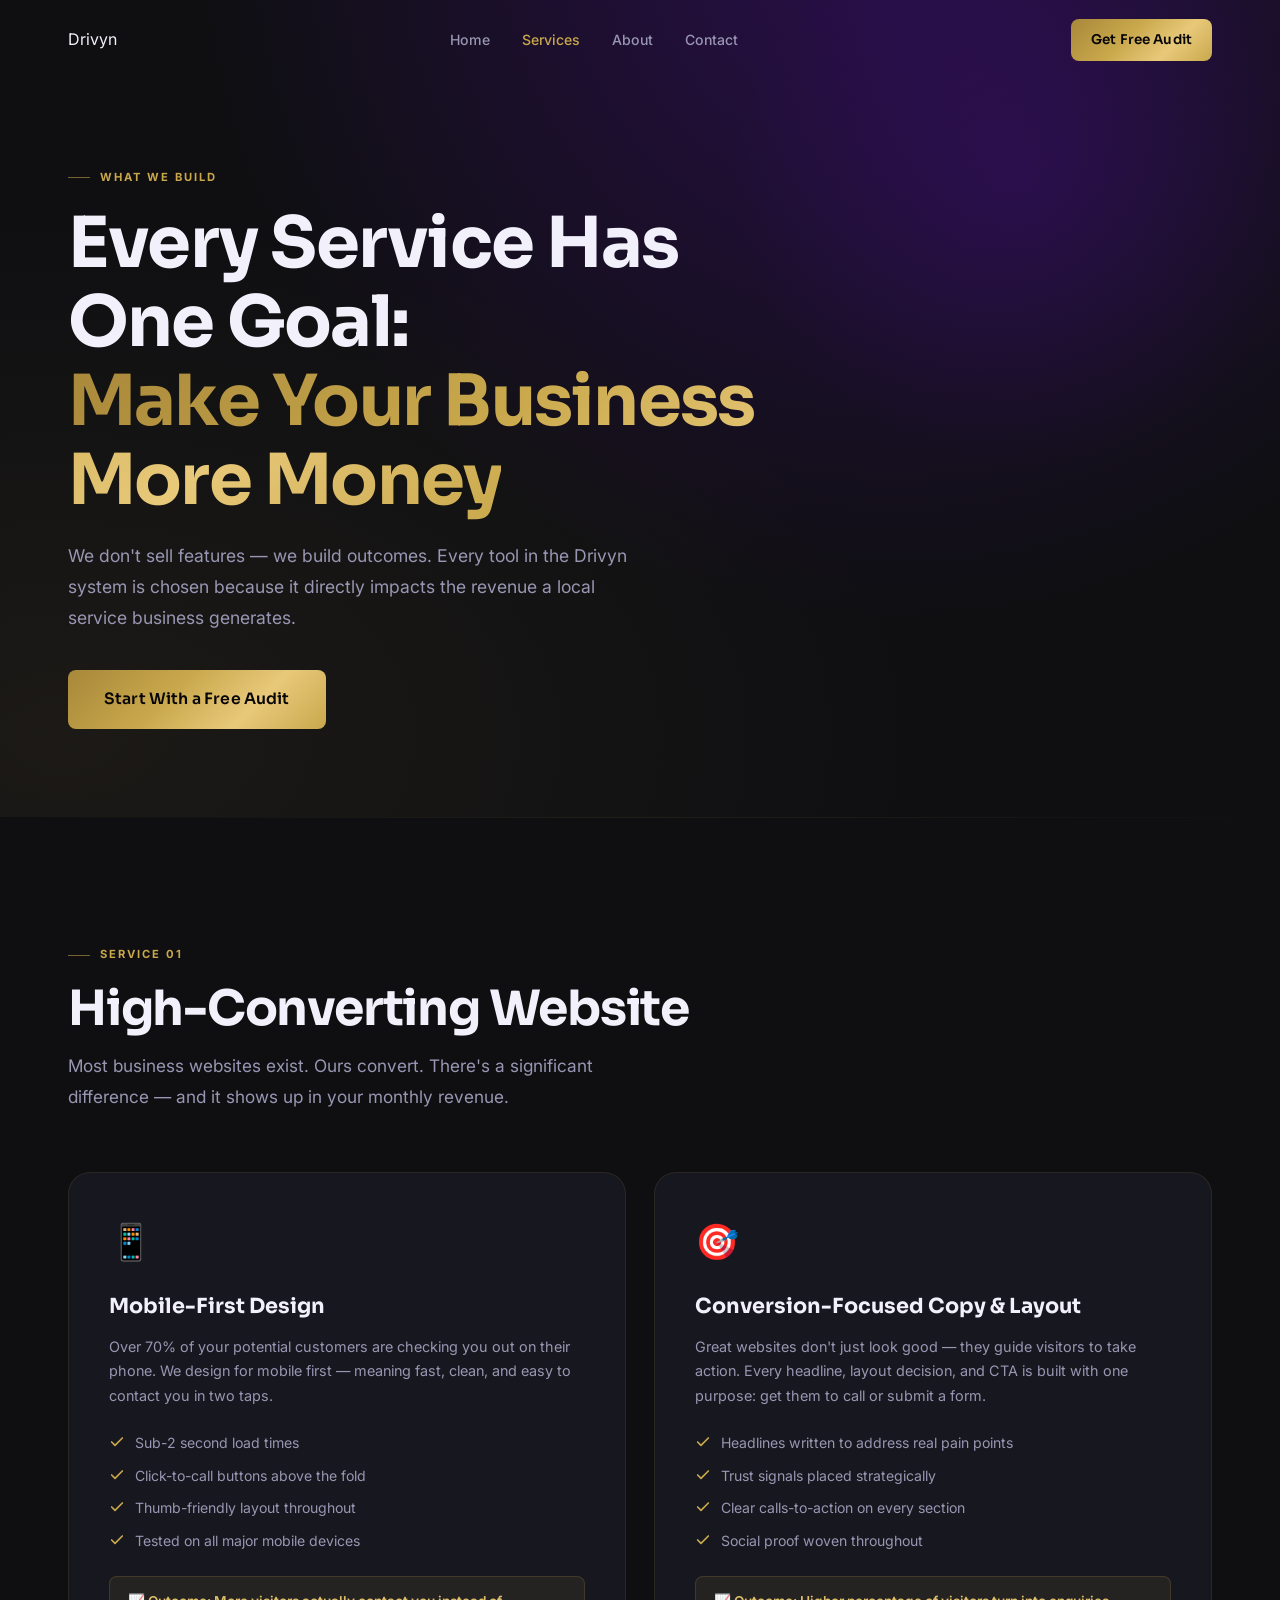
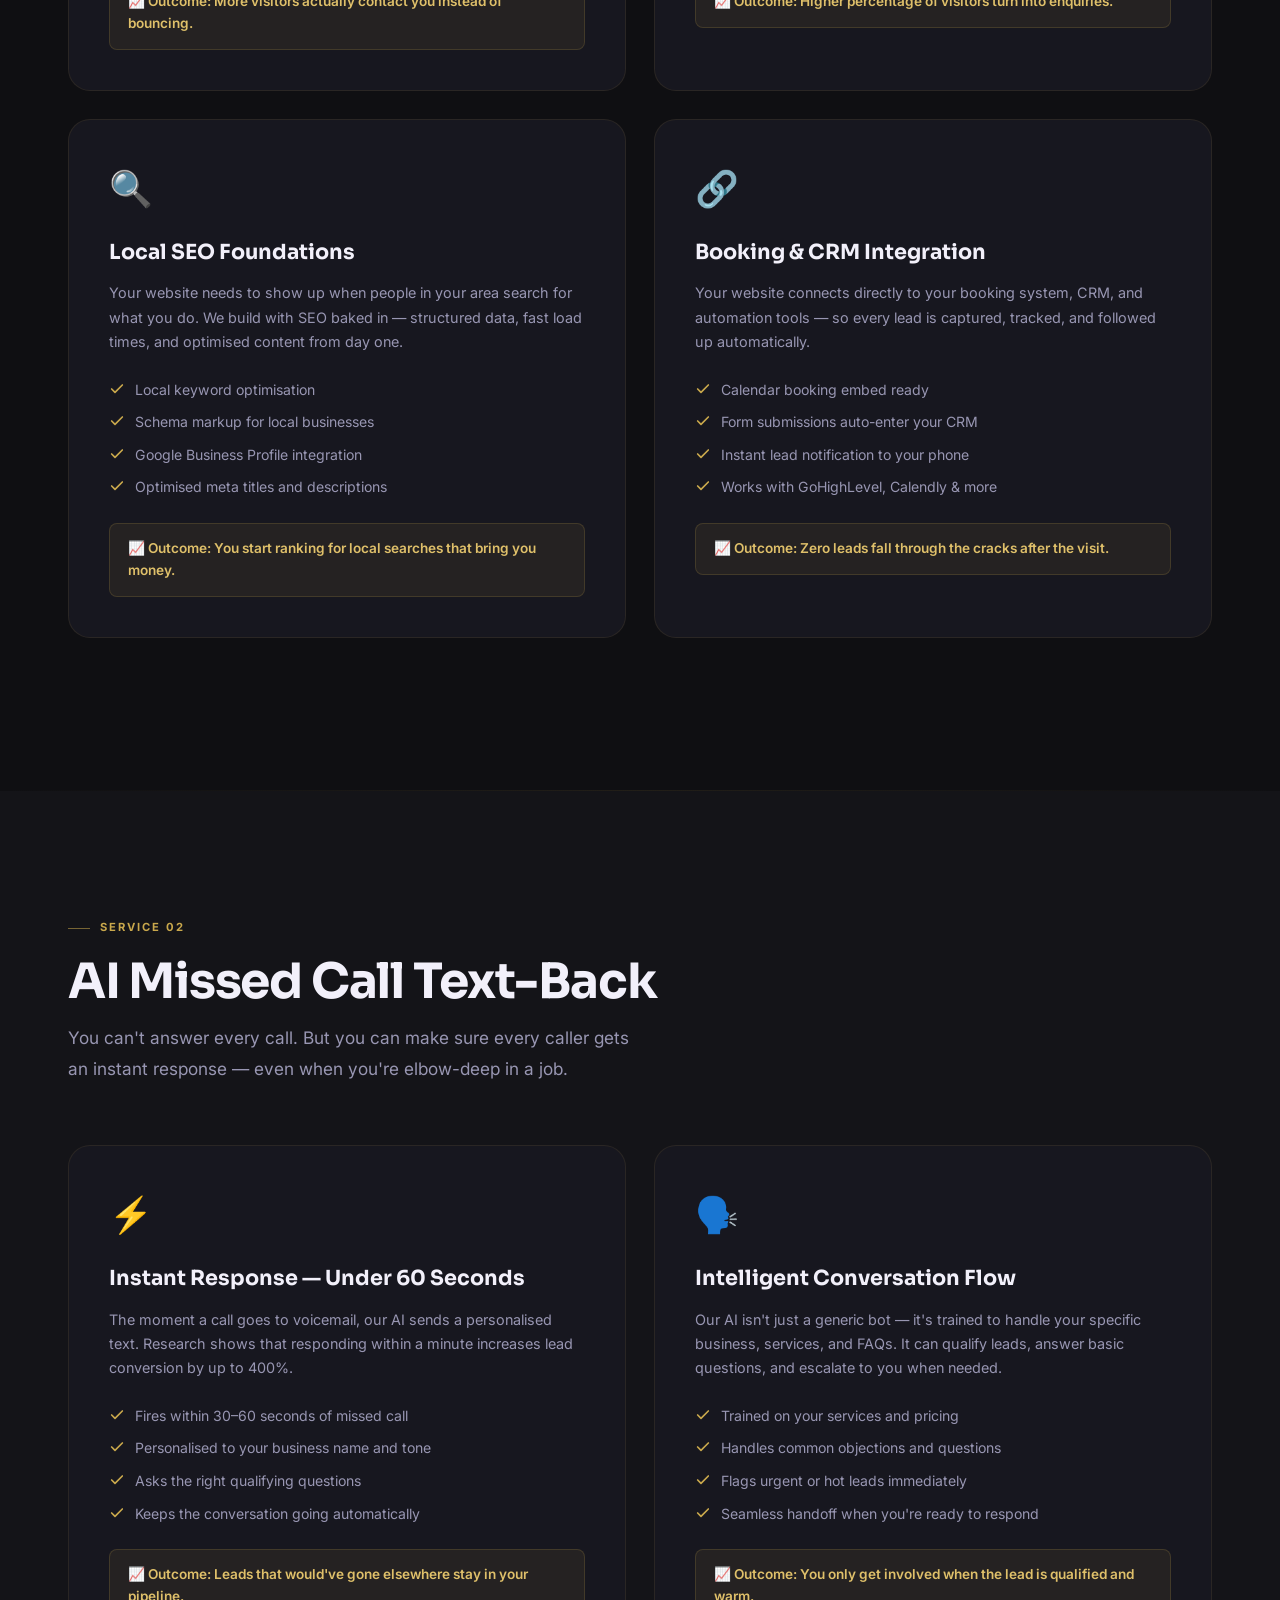
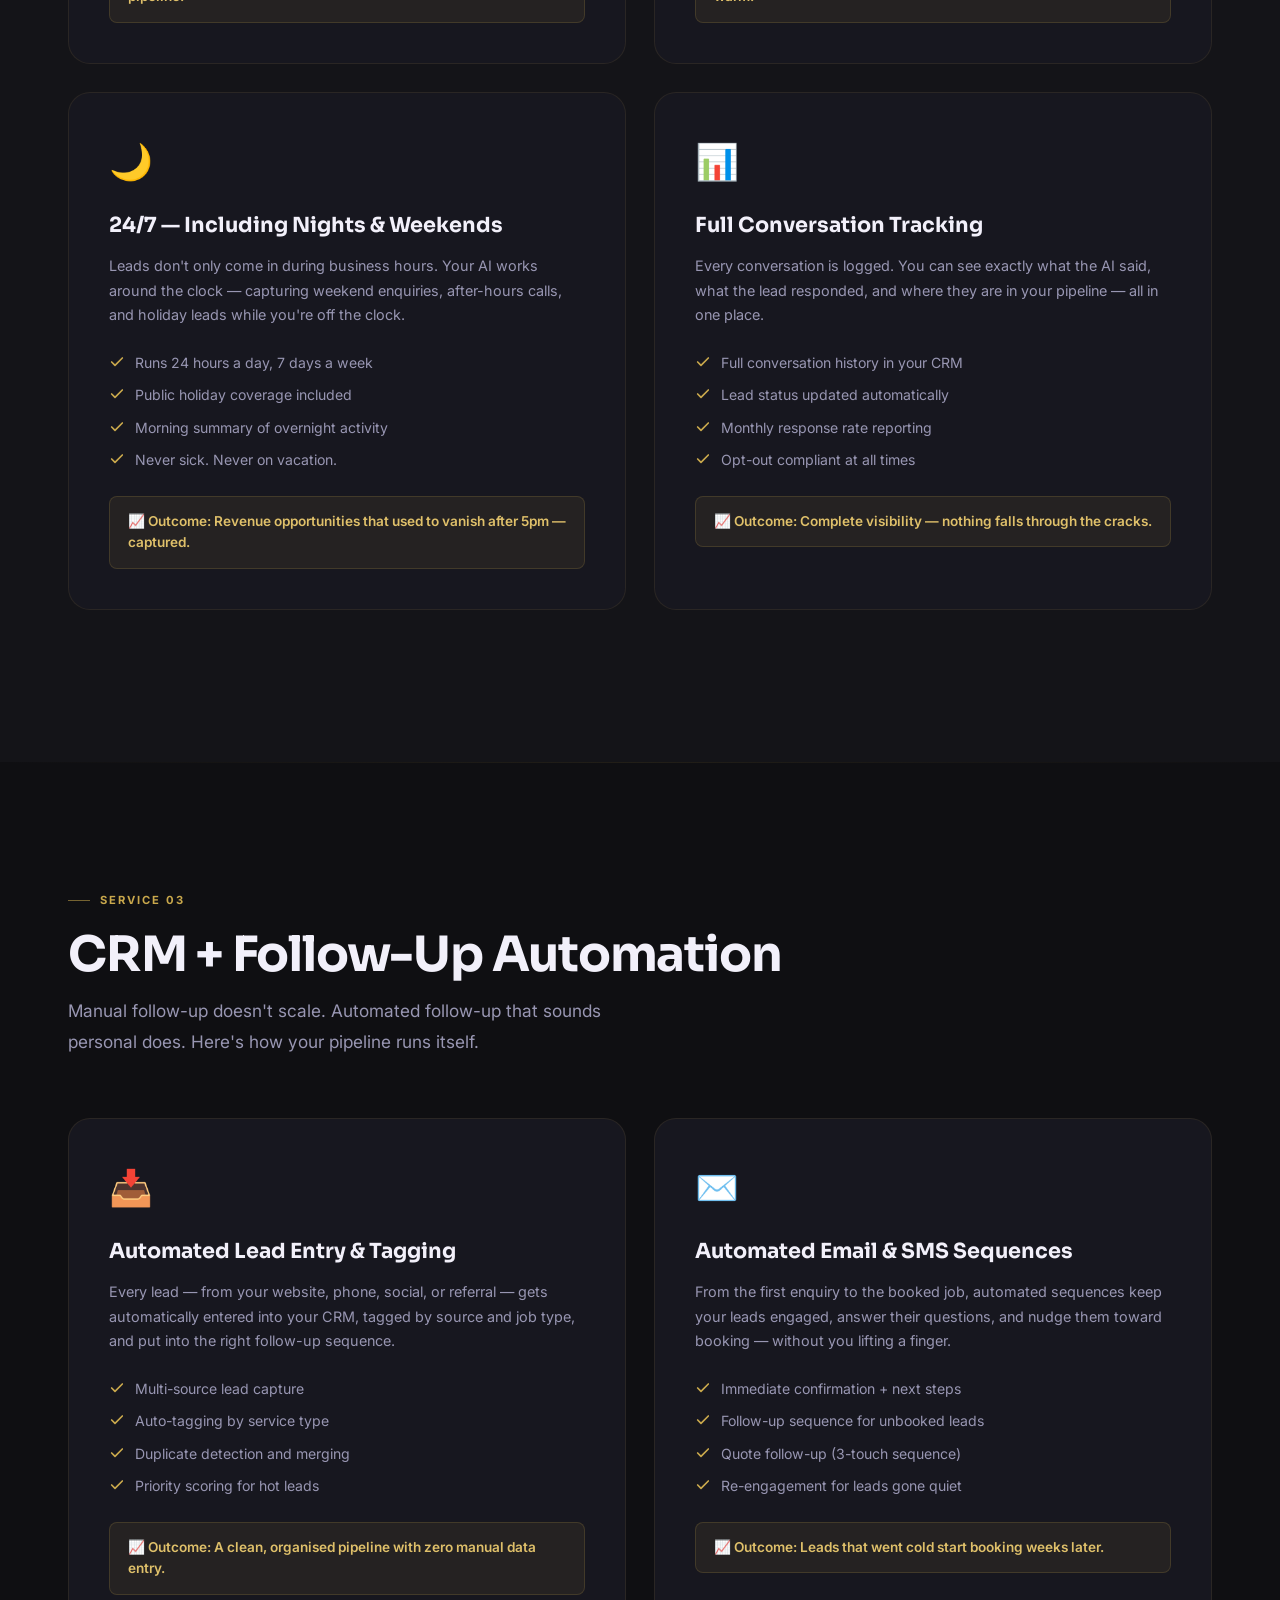
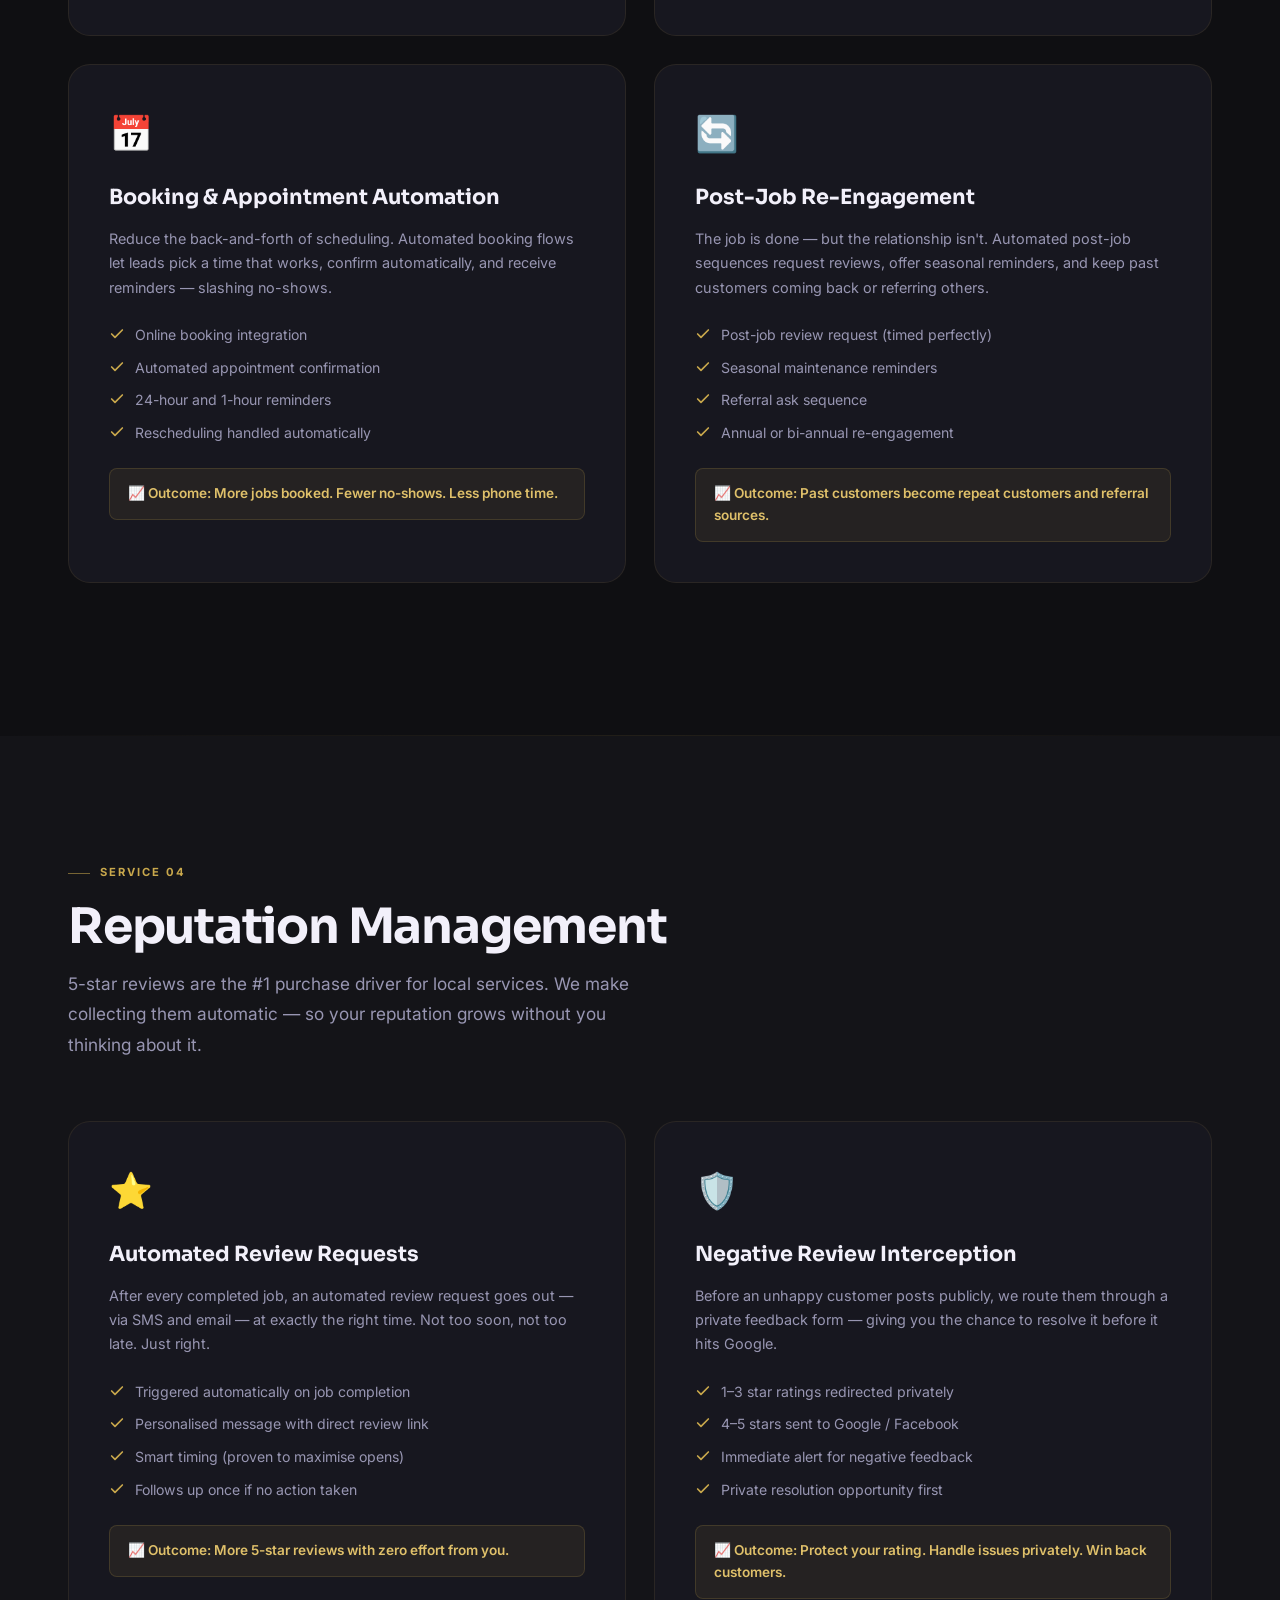
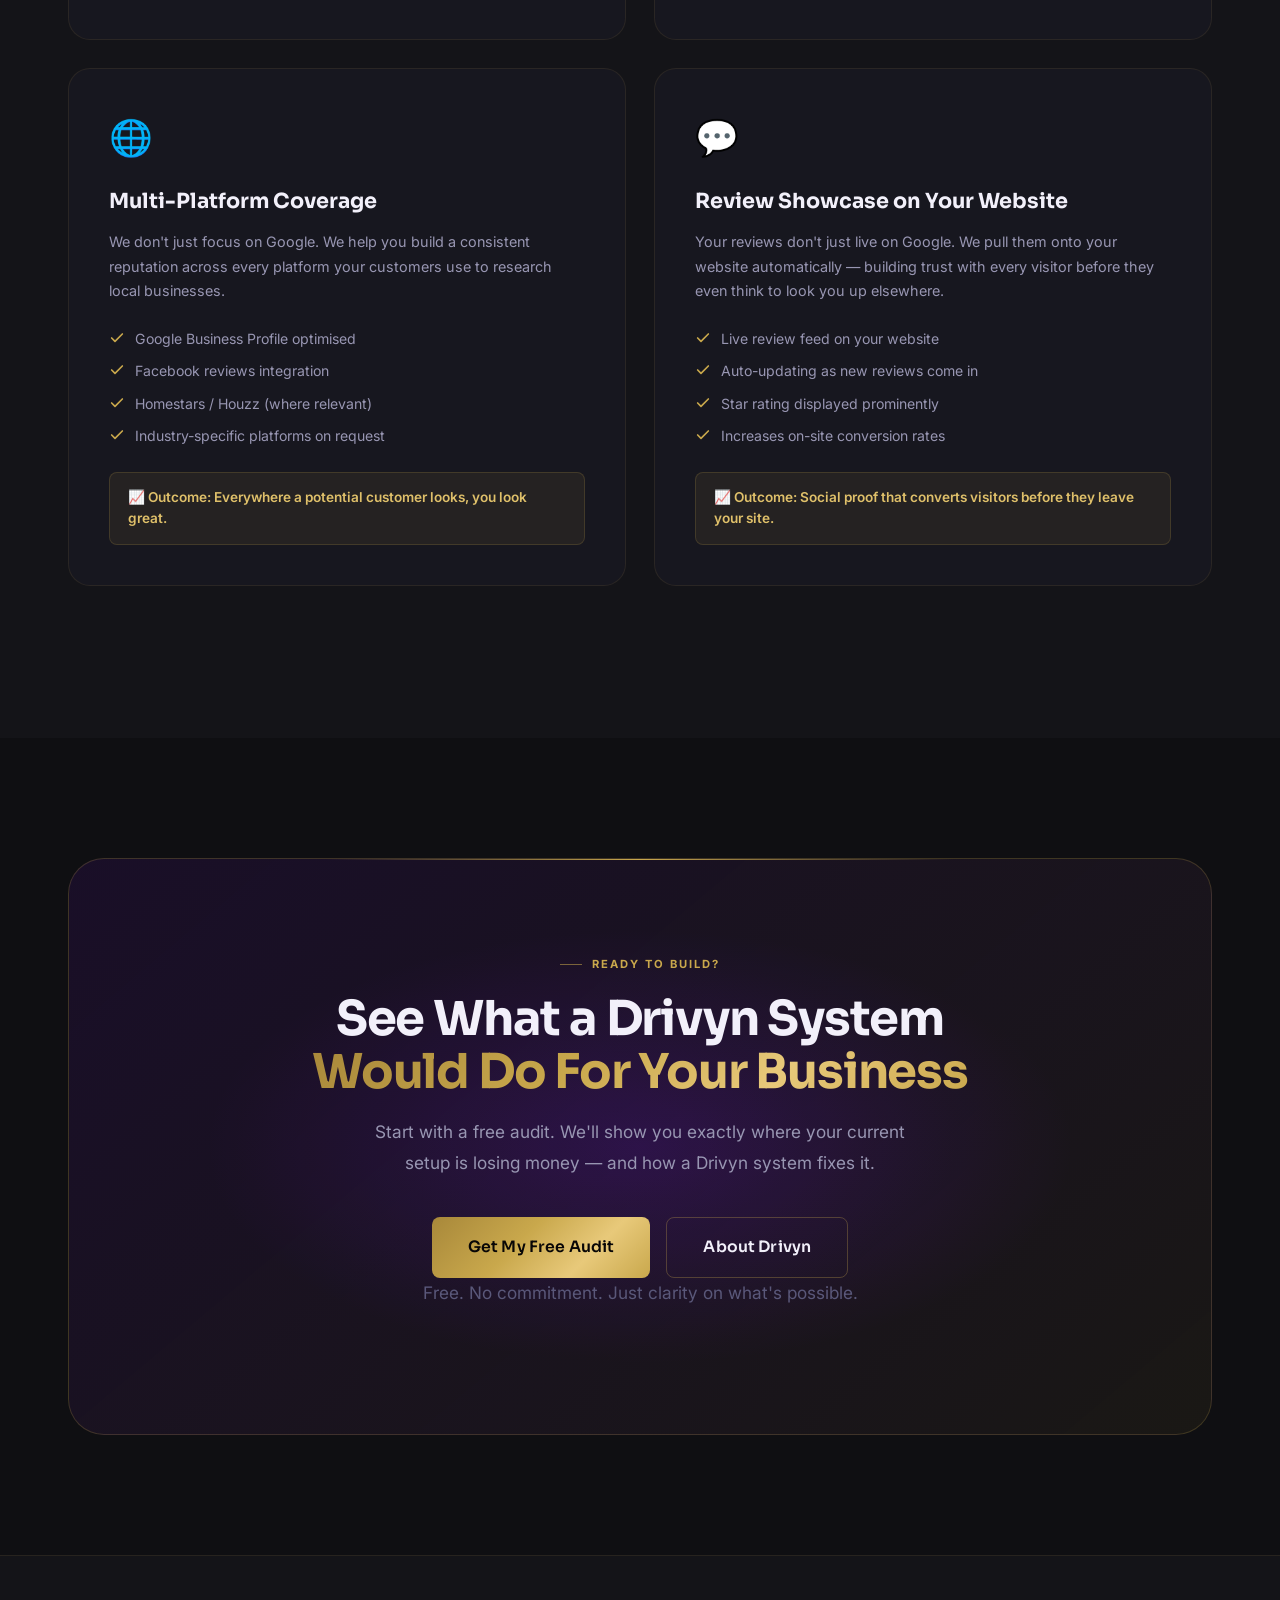
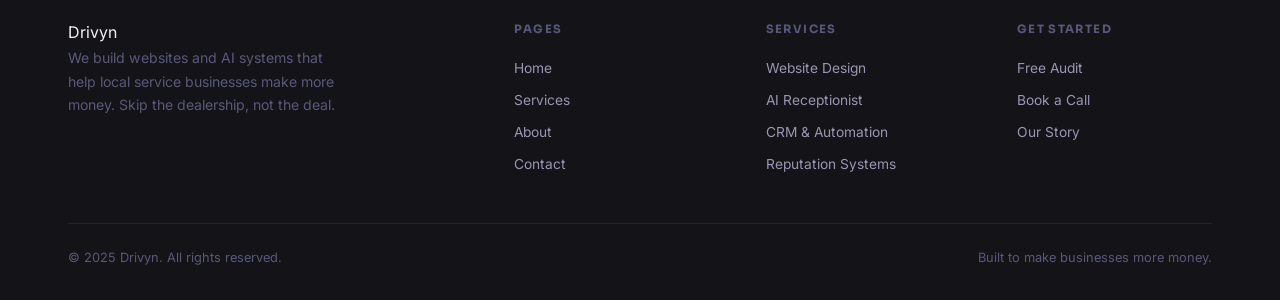
<file: services.html>
<!DOCTYPE html>
<html lang="en">
<head>
  <meta charset="UTF-8" />
  <meta name="viewport" content="width=device-width, initial-scale=1.0" />
  <title>Services — Drivyn | Websites, AI Systems & Automation for Local Businesses</title>
  <meta name="description" content="Explore Drivyn's full suite of revenue systems — high-converting websites, AI missed call follow-up, CRM automation, reputation management, and more." />
  <link rel="stylesheet" href="css/style.css" />
  <link rel="icon" href="data:image/svg+xml,<svg xmlns='http://www.w3.org/2000/svg' viewBox='0 0 32 32'><text y='26' font-size='28'>⚡</text></svg>" />
</head>
<body>

<!-- NAV -->
<nav class="nav" id="nav">
  <div class="nav-inner">
    <a href="index.html" class="nav-logo">Driv<span>yn</span></a>
    <div class="nav-links">
      <a href="index.html">Home</a>
      <a href="services.html">Services</a>
      <a href="about.html">About</a>
      <a href="contact.html">Contact</a>
    </div>
    <div class="nav-cta">
      <a href="contact.html" class="btn btn-primary btn-sm">Get Free Audit</a>
    </div>
    <button class="nav-toggle" aria-label="Menu">
      <span></span><span></span><span></span>
    </button>
  </div>
  <div class="nav-mobile">
    <a href="index.html">Home</a>
    <a href="services.html">Services</a>
    <a href="about.html">About</a>
    <a href="contact.html">Contact</a>
    <a href="contact.html" class="btn btn-primary">Get Free Audit</a>
  </div>
</nav>

<!-- PAGE HERO -->
<section class="page-hero">
  <div class="container">
    <div class="section-label">What We Build</div>
    <h1 style="max-width:720px;margin-bottom:20px;">
      Every Service Has One Goal:<br><span class="gold-gradient">Make Your Business More Money</span>
    </h1>
    <p style="max-width:580px;font-size:1.1rem;margin-bottom:36px;">
      We don't sell features — we build outcomes. Every tool in the Drivyn system is chosen because it directly impacts the revenue a local service business generates.
    </p>
    <a href="contact.html" class="btn btn-primary btn-lg">Start With a Free Audit</a>
  </div>
</section>

<div class="divider"></div>

<!-- ═══════════════════════════════════
     SERVICE 1 — WEBSITE
════════════════════════════════════ -->
<section class="section" id="website">
  <div class="container">
    <div class="section-label">Service 01</div>
    <h2 class="section-title">High-Converting Website</h2>
    <p class="section-subtitle">Most business websites exist. Ours convert. There's a significant difference — and it shows up in your monthly revenue.</p>

    <div class="service-detail-grid">
      <div class="service-detail-card fade-up">
        <div class="sdc-icon">📱</div>
        <div class="sdc-name">Mobile-First Design</div>
        <p class="sdc-desc">Over 70% of your potential customers are checking you out on their phone. We design for mobile first — meaning fast, clean, and easy to contact you in two taps.</p>
        <ul class="sdc-list">
          <li>Sub-2 second load times</li>
          <li>Click-to-call buttons above the fold</li>
          <li>Thumb-friendly layout throughout</li>
          <li>Tested on all major mobile devices</li>
        </ul>
        <div class="sdc-outcome">📈 Outcome: More visitors actually contact you instead of bouncing.</div>
      </div>
      <div class="service-detail-card fade-up delay-1">
        <div class="sdc-icon">🎯</div>
        <div class="sdc-name">Conversion-Focused Copy &amp; Layout</div>
        <p class="sdc-desc">Great websites don't just look good — they guide visitors to take action. Every headline, layout decision, and CTA is built with one purpose: get them to call or submit a form.</p>
        <ul class="sdc-list">
          <li>Headlines written to address real pain points</li>
          <li>Trust signals placed strategically</li>
          <li>Clear calls-to-action on every section</li>
          <li>Social proof woven throughout</li>
        </ul>
        <div class="sdc-outcome">📈 Outcome: Higher percentage of visitors turn into enquiries.</div>
      </div>
      <div class="service-detail-card fade-up delay-2">
        <div class="sdc-icon">🔍</div>
        <div class="sdc-name">Local SEO Foundations</div>
        <p class="sdc-desc">Your website needs to show up when people in your area search for what you do. We build with SEO baked in — structured data, fast load times, and optimised content from day one.</p>
        <ul class="sdc-list">
          <li>Local keyword optimisation</li>
          <li>Schema markup for local businesses</li>
          <li>Google Business Profile integration</li>
          <li>Optimised meta titles and descriptions</li>
        </ul>
        <div class="sdc-outcome">📈 Outcome: You start ranking for local searches that bring you money.</div>
      </div>
      <div class="service-detail-card fade-up delay-1">
        <div class="sdc-icon">🔗</div>
        <div class="sdc-name">Booking &amp; CRM Integration</div>
        <p class="sdc-desc">Your website connects directly to your booking system, CRM, and automation tools — so every lead is captured, tracked, and followed up automatically.</p>
        <ul class="sdc-list">
          <li>Calendar booking embed ready</li>
          <li>Form submissions auto-enter your CRM</li>
          <li>Instant lead notification to your phone</li>
          <li>Works with GoHighLevel, Calendly &amp; more</li>
        </ul>
        <div class="sdc-outcome">📈 Outcome: Zero leads fall through the cracks after the visit.</div>
      </div>
    </div>
  </div>
</section>

<div class="divider"></div>

<!-- ═══════════════════════════════════
     SERVICE 2 — AI RECEPTIONIST
════════════════════════════════════ -->
<section class="section" style="background:var(--bg-secondary);" id="ai-receptionist">
  <div class="container">
    <div class="section-label">Service 02</div>
    <h2 class="section-title">AI Missed Call Text-Back</h2>
    <p class="section-subtitle">You can't answer every call. But you can make sure every caller gets an instant response — even when you're elbow-deep in a job.</p>

    <div class="service-detail-grid">
      <div class="service-detail-card fade-up">
        <div class="sdc-icon">⚡</div>
        <div class="sdc-name">Instant Response — Under 60 Seconds</div>
        <p class="sdc-desc">The moment a call goes to voicemail, our AI sends a personalised text. Research shows that responding within a minute increases lead conversion by up to 400%.</p>
        <ul class="sdc-list">
          <li>Fires within 30–60 seconds of missed call</li>
          <li>Personalised to your business name and tone</li>
          <li>Asks the right qualifying questions</li>
          <li>Keeps the conversation going automatically</li>
        </ul>
        <div class="sdc-outcome">📈 Outcome: Leads that would've gone elsewhere stay in your pipeline.</div>
      </div>
      <div class="service-detail-card fade-up delay-1">
        <div class="sdc-icon">🗣️</div>
        <div class="sdc-name">Intelligent Conversation Flow</div>
        <p class="sdc-desc">Our AI isn't just a generic bot — it's trained to handle your specific business, services, and FAQs. It can qualify leads, answer basic questions, and escalate to you when needed.</p>
        <ul class="sdc-list">
          <li>Trained on your services and pricing</li>
          <li>Handles common objections and questions</li>
          <li>Flags urgent or hot leads immediately</li>
          <li>Seamless handoff when you're ready to respond</li>
        </ul>
        <div class="sdc-outcome">📈 Outcome: You only get involved when the lead is qualified and warm.</div>
      </div>
      <div class="service-detail-card fade-up delay-2">
        <div class="sdc-icon">🌙</div>
        <div class="sdc-name">24/7 — Including Nights &amp; Weekends</div>
        <p class="sdc-desc">Leads don't only come in during business hours. Your AI works around the clock — capturing weekend enquiries, after-hours calls, and holiday leads while you're off the clock.</p>
        <ul class="sdc-list">
          <li>Runs 24 hours a day, 7 days a week</li>
          <li>Public holiday coverage included</li>
          <li>Morning summary of overnight activity</li>
          <li>Never sick. Never on vacation.</li>
        </ul>
        <div class="sdc-outcome">📈 Outcome: Revenue opportunities that used to vanish after 5pm — captured.</div>
      </div>
      <div class="service-detail-card fade-up delay-1">
        <div class="sdc-icon">📊</div>
        <div class="sdc-name">Full Conversation Tracking</div>
        <p class="sdc-desc">Every conversation is logged. You can see exactly what the AI said, what the lead responded, and where they are in your pipeline — all in one place.</p>
        <ul class="sdc-list">
          <li>Full conversation history in your CRM</li>
          <li>Lead status updated automatically</li>
          <li>Monthly response rate reporting</li>
          <li>Opt-out compliant at all times</li>
        </ul>
        <div class="sdc-outcome">📈 Outcome: Complete visibility — nothing falls through the cracks.</div>
      </div>
    </div>
  </div>
</section>

<div class="divider"></div>

<!-- ═══════════════════════════════════
     SERVICE 3 — CRM & AUTOMATION
════════════════════════════════════ -->
<section class="section" id="crm-automation">
  <div class="container">
    <div class="section-label">Service 03</div>
    <h2 class="section-title">CRM + Follow-Up Automation</h2>
    <p class="section-subtitle">Manual follow-up doesn't scale. Automated follow-up that sounds personal does. Here's how your pipeline runs itself.</p>

    <div class="service-detail-grid">
      <div class="service-detail-card fade-up">
        <div class="sdc-icon">📥</div>
        <div class="sdc-name">Automated Lead Entry &amp; Tagging</div>
        <p class="sdc-desc">Every lead — from your website, phone, social, or referral — gets automatically entered into your CRM, tagged by source and job type, and put into the right follow-up sequence.</p>
        <ul class="sdc-list">
          <li>Multi-source lead capture</li>
          <li>Auto-tagging by service type</li>
          <li>Duplicate detection and merging</li>
          <li>Priority scoring for hot leads</li>
        </ul>
        <div class="sdc-outcome">📈 Outcome: A clean, organised pipeline with zero manual data entry.</div>
      </div>
      <div class="service-detail-card fade-up delay-1">
        <div class="sdc-icon">✉️</div>
        <div class="sdc-name">Automated Email &amp; SMS Sequences</div>
        <p class="sdc-desc">From the first enquiry to the booked job, automated sequences keep your leads engaged, answer their questions, and nudge them toward booking — without you lifting a finger.</p>
        <ul class="sdc-list">
          <li>Immediate confirmation + next steps</li>
          <li>Follow-up sequence for unbooked leads</li>
          <li>Quote follow-up (3-touch sequence)</li>
          <li>Re-engagement for leads gone quiet</li>
        </ul>
        <div class="sdc-outcome">📈 Outcome: Leads that went cold start booking weeks later.</div>
      </div>
      <div class="service-detail-card fade-up delay-2">
        <div class="sdc-icon">📅</div>
        <div class="sdc-name">Booking &amp; Appointment Automation</div>
        <p class="sdc-desc">Reduce the back-and-forth of scheduling. Automated booking flows let leads pick a time that works, confirm automatically, and receive reminders — slashing no-shows.</p>
        <ul class="sdc-list">
          <li>Online booking integration</li>
          <li>Automated appointment confirmation</li>
          <li>24-hour and 1-hour reminders</li>
          <li>Rescheduling handled automatically</li>
        </ul>
        <div class="sdc-outcome">📈 Outcome: More jobs booked. Fewer no-shows. Less phone time.</div>
      </div>
      <div class="service-detail-card fade-up delay-1">
        <div class="sdc-icon">🔄</div>
        <div class="sdc-name">Post-Job Re-Engagement</div>
        <p class="sdc-desc">The job is done — but the relationship isn't. Automated post-job sequences request reviews, offer seasonal reminders, and keep past customers coming back or referring others.</p>
        <ul class="sdc-list">
          <li>Post-job review request (timed perfectly)</li>
          <li>Seasonal maintenance reminders</li>
          <li>Referral ask sequence</li>
          <li>Annual or bi-annual re-engagement</li>
        </ul>
        <div class="sdc-outcome">📈 Outcome: Past customers become repeat customers and referral sources.</div>
      </div>
    </div>
  </div>
</section>

<div class="divider"></div>

<!-- ═══════════════════════════════════
     SERVICE 4 — REPUTATION
════════════════════════════════════ -->
<section class="section" style="background:var(--bg-secondary);" id="reputation">
  <div class="container">
    <div class="section-label">Service 04</div>
    <h2 class="section-title">Reputation Management</h2>
    <p class="section-subtitle">5-star reviews are the #1 purchase driver for local services. We make collecting them automatic — so your reputation grows without you thinking about it.</p>

    <div class="service-detail-grid">
      <div class="service-detail-card fade-up">
        <div class="sdc-icon">⭐</div>
        <div class="sdc-name">Automated Review Requests</div>
        <p class="sdc-desc">After every completed job, an automated review request goes out — via SMS and email — at exactly the right time. Not too soon, not too late. Just right.</p>
        <ul class="sdc-list">
          <li>Triggered automatically on job completion</li>
          <li>Personalised message with direct review link</li>
          <li>Smart timing (proven to maximise opens)</li>
          <li>Follows up once if no action taken</li>
        </ul>
        <div class="sdc-outcome">📈 Outcome: More 5-star reviews with zero effort from you.</div>
      </div>
      <div class="service-detail-card fade-up delay-1">
        <div class="sdc-icon">🛡️</div>
        <div class="sdc-name">Negative Review Interception</div>
        <p class="sdc-desc">Before an unhappy customer posts publicly, we route them through a private feedback form — giving you the chance to resolve it before it hits Google.</p>
        <ul class="sdc-list">
          <li>1–3 star ratings redirected privately</li>
          <li>4–5 stars sent to Google / Facebook</li>
          <li>Immediate alert for negative feedback</li>
          <li>Private resolution opportunity first</li>
        </ul>
        <div class="sdc-outcome">📈 Outcome: Protect your rating. Handle issues privately. Win back customers.</div>
      </div>
      <div class="service-detail-card fade-up delay-2">
        <div class="sdc-icon">🌐</div>
        <div class="sdc-name">Multi-Platform Coverage</div>
        <p class="sdc-desc">We don't just focus on Google. We help you build a consistent reputation across every platform your customers use to research local businesses.</p>
        <ul class="sdc-list">
          <li>Google Business Profile optimised</li>
          <li>Facebook reviews integration</li>
          <li>Homestars / Houzz (where relevant)</li>
          <li>Industry-specific platforms on request</li>
        </ul>
        <div class="sdc-outcome">📈 Outcome: Everywhere a potential customer looks, you look great.</div>
      </div>
      <div class="service-detail-card fade-up delay-1">
        <div class="sdc-icon">💬</div>
        <div class="sdc-name">Review Showcase on Your Website</div>
        <p class="sdc-desc">Your reviews don't just live on Google. We pull them onto your website automatically — building trust with every visitor before they even think to look you up elsewhere.</p>
        <ul class="sdc-list">
          <li>Live review feed on your website</li>
          <li>Auto-updating as new reviews come in</li>
          <li>Star rating displayed prominently</li>
          <li>Increases on-site conversion rates</li>
        </ul>
        <div class="sdc-outcome">📈 Outcome: Social proof that converts visitors before they leave your site.</div>
      </div>
    </div>
  </div>
</section>

<!-- ═══════════════════════════════════
     FINAL CTA
════════════════════════════════════ -->
<section class="section cta-section">
  <div class="container">
    <div class="cta-box fade-up">
      <div class="section-label" style="justify-content:center;">Ready to Build?</div>
      <h2>See What a Drivyn System<br><span class="gold-gradient">Would Do For Your Business</span></h2>
      <p>Start with a free audit. We'll show you exactly where your current setup is losing money — and how a Drivyn system fixes it.</p>
      <div class="cta-ctas">
        <a href="contact.html" class="btn btn-primary btn-lg">Get My Free Audit</a>
        <a href="about.html" class="btn btn-secondary btn-lg">About Drivyn</a>
      </div>
      <p class="cta-note">Free. No commitment. Just clarity on what's possible.</p>
    </div>
  </div>
</section>

<!-- FOOTER -->
<footer class="footer">
  <div class="container">
    <div class="footer-grid">
      <div class="footer-brand">
        <a href="index.html" class="nav-logo">Driv<span>yn</span></a>
        <p>We build websites and AI systems that help local service businesses make more money. Skip the dealership, not the deal.</p>
      </div>
      <div>
        <div class="footer-col-title">Pages</div>
        <div class="footer-col-links">
          <a href="index.html">Home</a>
          <a href="services.html">Services</a>
          <a href="about.html">About</a>
          <a href="contact.html">Contact</a>
        </div>
      </div>
      <div>
        <div class="footer-col-title">Services</div>
        <div class="footer-col-links">
          <a href="services.html#website">Website Design</a>
          <a href="services.html#ai-receptionist">AI Receptionist</a>
          <a href="services.html#crm-automation">CRM &amp; Automation</a>
          <a href="services.html#reputation">Reputation Systems</a>
        </div>
      </div>
      <div>
        <div class="footer-col-title">Get Started</div>
        <div class="footer-col-links">
          <a href="contact.html">Free Audit</a>
          <a href="contact.html">Book a Call</a>
          <a href="about.html">Our Story</a>
        </div>
      </div>
    </div>
    <div class="footer-bottom">
      <span>© 2025 Drivyn. All rights reserved.</span>
      <span>Built to make businesses more money.</span>
    </div>
  </div>
</footer>

<script src="js/main.js"></script>
</body>
</html>
</file>
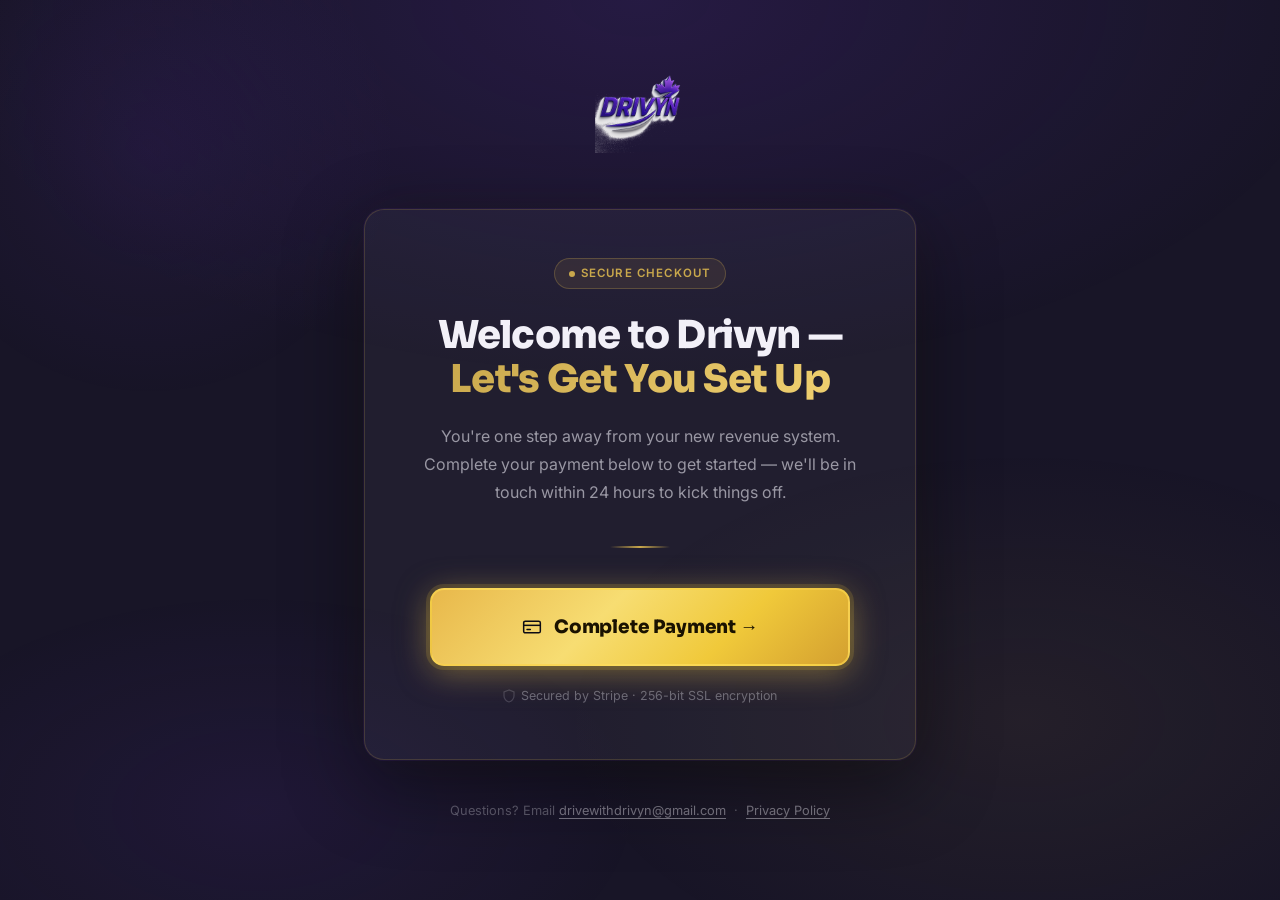
<file: drivyn-3d/start.html>
<!DOCTYPE html>
<html lang="en">
<head>
  <meta charset="UTF-8" />
  <meta name="viewport" content="width=device-width, initial-scale=1.0" />
  <title>Get Started — Drivyn</title>
  <meta name="robots" content="noindex, nofollow" />
  <link rel="icon" href="data:image/svg+xml,<svg xmlns='http://www.w3.org/2000/svg' viewBox='0 0 32 32'><text y='26' font-size='28'>⚡</text></svg>" />
  <link rel="preconnect" href="https://fonts.googleapis.com" />
  <link rel="preconnect" href="https://fonts.gstatic.com" crossorigin />
  <link href="https://fonts.googleapis.com/css2?family=Sora:wght@400;600;700;800&family=Inter:wght@400;500;600&display=swap" rel="stylesheet" />
  <style>
    *, *::before, *::after { box-sizing: border-box; margin: 0; padding: 0; }

    :root {
      --bg: #181527;
      --bg2: #1d1932;
      --bg-card: rgba(255,255,255,0.04);
      --border: rgba(255,255,255,0.09);
      --border-gold: rgba(201,168,76,0.30);
      --text: #f2f0f8;
      --text-muted: rgba(242,240,248,0.58);
      --gold: #c9a84c;
      --gold2: #f0d070;
      --purple: #7c3aed;
      --purple2: #a78bfa;
    }

    html { scroll-behavior: smooth; }

    body {
      background: var(--bg);
      color: var(--text);
      font-family: 'Inter', sans-serif;
      font-size: 16px;
      line-height: 1.65;
      min-height: 100vh;
      display: flex;
      align-items: center;
      justify-content: center;
      overflow-x: hidden;
    }

    /* Subtle animated background gradient */
    body::before {
      content: '';
      position: fixed;
      inset: 0;
      background:
        radial-gradient(ellipse 80% 60% at 50% 0%, rgba(124,58,237,0.14) 0%, transparent 70%),
        radial-gradient(ellipse 60% 50% at 80% 80%, rgba(201,168,76,0.07) 0%, transparent 60%),
        radial-gradient(ellipse 50% 40% at 20% 90%, rgba(124,58,237,0.08) 0%, transparent 60%);
      pointer-events: none;
      z-index: 0;
    }

    /* Floating orbs */
    body::after {
      content: '';
      position: fixed;
      width: 500px;
      height: 500px;
      border-radius: 50%;
      background: radial-gradient(circle, rgba(124,58,237,0.08) 0%, transparent 70%);
      top: -100px;
      left: -100px;
      pointer-events: none;
      z-index: 0;
      animation: orbFloat 12s ease-in-out infinite alternate;
    }

    @keyframes orbFloat {
      from { transform: translate(0, 0) scale(1); }
      to   { transform: translate(60px, 40px) scale(1.1); }
    }

    /* Main card */
    .start-wrap {
      position: relative;
      z-index: 1;
      width: 100%;
      max-width: 600px;
      margin: 0 auto;
      padding: 48px 24px 64px;
      display: flex;
      flex-direction: column;
      align-items: center;
      text-align: center;
    }

    /* Logo */
    .start-logo {
      margin-bottom: 48px;
    }
    .start-logo img {
      height: 90px;
      width: auto;
    }

    /* Card */
    .start-card {
      width: 100%;
      background: rgba(255,255,255,0.04);
      border: 1px solid rgba(201,168,76,0.20);
      border-radius: 20px;
      padding: 48px 40px 52px;
      box-shadow:
        0 0 0 1px rgba(124,58,237,0.08),
        0 24px 80px rgba(0,0,0,0.45),
        0 0 60px rgba(201,168,76,0.04);
    }

    /* Label chip */
    .start-label {
      display: inline-flex;
      align-items: center;
      gap: 6px;
      background: rgba(201,168,76,0.10);
      border: 1px solid rgba(201,168,76,0.28);
      border-radius: 999px;
      padding: 5px 14px;
      font-size: 0.72rem;
      font-weight: 600;
      letter-spacing: 0.10em;
      text-transform: uppercase;
      color: var(--gold);
      margin-bottom: 24px;
    }
    .start-label::before {
      content: '';
      width: 6px;
      height: 6px;
      border-radius: 50%;
      background: var(--gold);
      animation: pulse 2s ease-in-out infinite;
    }
    @keyframes pulse {
      0%, 100% { opacity: 1; transform: scale(1); }
      50%       { opacity: 0.4; transform: scale(0.8); }
    }

    /* Heading */
    h1 {
      font-family: 'Sora', sans-serif;
      font-size: clamp(1.7rem, 4vw, 2.4rem);
      font-weight: 800;
      line-height: 1.15;
      letter-spacing: -0.02em;
      color: var(--text);
      margin-bottom: 20px;
    }
    h1 .gold-text {
      background: linear-gradient(135deg, var(--gold), var(--gold2));
      -webkit-background-clip: text;
      -webkit-text-fill-color: transparent;
      background-clip: text;
    }

    /* Body copy */
    .start-copy {
      font-size: 1rem;
      color: var(--text-muted);
      line-height: 1.75;
      max-width: 440px;
      margin: 0 auto 40px;
    }

    /* Divider */
    .start-divider {
      width: 60px;
      height: 2px;
      background: linear-gradient(90deg, transparent, var(--gold), transparent);
      margin: 0 auto 40px;
    }

    /* ── STRIPE PAYMENT EMBED ───────────────────────────────────────────── */
    .stripe-wrap {
      width: 100%;
    }

    /* Stripe payment button */
    .stripe-btn {
      display: inline-flex;
      align-items: center;
      justify-content: center;
      gap: 12px;
      width: 100%;
      max-width: 420px;
      padding: 22px 40px;
      background: linear-gradient(135deg, #e8b84b 0%, #f7dd72 40%, #f0c93a 70%, #d4a030 100%);
      border: 2px solid rgba(255,220,80,0.60);
      border-radius: 14px;
      font-family: 'Sora', sans-serif;
      font-size: 1.15rem;
      font-weight: 800;
      color: #1a1200;
      text-decoration: none;
      cursor: pointer;
      letter-spacing: -0.01em;
      transition: transform 0.2s ease, box-shadow 0.2s ease, filter 0.2s ease;
      box-shadow:
        0 0 0 4px rgba(240,200,60,0.15),
        0 6px 32px rgba(201,168,76,0.55),
        0 2px 8px rgba(0,0,0,0.30);
    }
    .stripe-btn:hover {
      transform: translateY(-3px);
      filter: brightness(1.08);
      box-shadow:
        0 0 0 6px rgba(240,200,60,0.20),
        0 12px 48px rgba(201,168,76,0.70),
        0 4px 12px rgba(0,0,0,0.35);
    }
    .stripe-btn:active {
      transform: translateY(-1px);
      filter: brightness(0.98);
    }
    .stripe-btn svg { flex-shrink: 0; }

    /* Trust line */
    .start-trust {
      margin-top: 20px;
      font-size: 0.78rem;
      color: rgba(242,240,248,0.35);
      display: flex;
      align-items: center;
      justify-content: center;
      gap: 6px;
    }
    .start-trust svg { opacity: 0.5; }

    /* Footer note */
    .start-footer-note {
      margin-top: 40px;
      font-size: 0.8rem;
      color: rgba(242,240,248,0.28);
    }
    .start-footer-note a {
      color: rgba(242,240,248,0.40);
      text-decoration: underline;
      text-underline-offset: 3px;
    }

    @media (max-width: 520px) {
      .start-card { padding: 36px 24px 40px; }
    }
  </style>
</head>
<body>

<div class="start-wrap">

  <!-- Logo -->
  <div class="start-logo">
    <a href="/"><img src="drivyn-logo.png" alt="Drivyn" id="start-logo-img" /></a>
  </div>

  <div class="start-card">

    <div class="start-label">Secure Checkout</div>

    <h1>Welcome to Drivyn —<br><span class="gold-text">Let's Get You Set Up</span></h1>

    <p class="start-copy">You're one step away from your new revenue system. Complete your payment below to get started — we'll be in touch within 24 hours to kick things off.</p>

    <div class="start-divider"></div>

    <!-- ═══════════════════════════════════════════════════════════════════
         STRIPE PAYMENT EMBED
         Replace the <a> button below with your full Stripe embed snippet
         if you switch to an embedded checkout element, or update the href
         on the button to your Stripe Payment Link URL.
         Current link: https://buy.stripe.com/3cI4gs0aS6eBblAbHL8Ra00
    ════════════════════════════════════════════════════════════════════ -->
    <div class="stripe-wrap">
      <a href="https://buy.stripe.com/3cI4gs0aS6eBblAbHL8Ra00" class="stripe-btn" target="_blank" rel="noopener">
        <svg width="20" height="20" viewBox="0 0 24 24" fill="none" xmlns="http://www.w3.org/2000/svg">
          <rect x="2" y="5" width="20" height="14" rx="2" stroke="#0d0b14" stroke-width="1.8"/>
          <path d="M2 10h20" stroke="#0d0b14" stroke-width="1.8"/>
          <path d="M6 15h4" stroke="#0d0b14" stroke-width="1.8" stroke-linecap="round"/>
        </svg>
        Complete Payment →
      </a>

      <div class="start-trust">
        <svg width="12" height="14" viewBox="0 0 12 14" fill="none">
          <path d="M6 1L1 3v4c0 3 2.5 5.5 5 6 2.5-.5 5-3 5-6V3L6 1z" stroke="currentColor" stroke-width="1.2" fill="none"/>
        </svg>
        Secured by Stripe · 256-bit SSL encryption
      </div>
    </div>
    <!-- ═══════════════════════════════════════════ END STRIPE EMBED ═══ -->

  </div>

  <p class="start-footer-note">
    Questions? Email <a href="mailto:drivewithdrivyn@gmail.com">drivewithdrivyn@gmail.com</a>
    &nbsp;·&nbsp; <a href="/privacy">Privacy Policy</a>
  </p>

</div>

<script>
/* Remove white background from logo */
(function(){
  const img = document.getElementById('start-logo-img');
  function stripWhiteBg(img){
    const canvas = document.createElement('canvas');
    canvas.width = img.naturalWidth; canvas.height = img.naturalHeight;
    const ctx = canvas.getContext('2d');
    ctx.drawImage(img, 0, 0);
    const d = ctx.getImageData(0, 0, canvas.width, canvas.height);
    const px = d.data;
    for(let i = 0; i < px.length; i += 4){
      const r = px[i], g = px[i+1], b = px[i+2];
      if(r > 235 && g > 235 && b > 235) px[i+3] = 0;
    }
    ctx.putImageData(d, 0, 0);
    img.src = canvas.toDataURL('image/png');
  }
  if(img.complete && img.naturalWidth > 0){ stripWhiteBg(img); }
  else { img.addEventListener('load', function(){ stripWhiteBg(img); }); }
})();
</script>

</body>
</html>
</file>
<file: css/style.css>
/* ============================================================
   DRIVYN — PREMIUM WEBSITE STYLESHEET v2
   Cadbury Gold (#C9A84C) + Deep Purple (#3B0073) on Near-Black
   Background: 3% lighter = #0F0F12
   ============================================================ */

@import url('https://fonts.googleapis.com/css2?family=Sora:wght@300;400;500;600;700;800&family=Inter:wght@300;400;500;600&display=swap');

:root {
  --bg-primary:    #0F0F12;
  --bg-secondary:  #141418;
  --bg-card:       #17171F;
  --bg-card-hover: #1C1C26;
  --bg-elevated:   #1E1E28;

  --gold:          #C9A84C;
  --gold-light:    #DFC06A;
  --gold-xlight:   #F0D896;
  --gold-dark:     #A8883A;
  --gold-glow:     rgba(201,168,76,0.15);
  --gold-glow-sm:  rgba(201,168,76,0.08);

  --purple-deep:   #1A0438;
  --purple:        #2D0860;
  --purple-mid:    #4A0E8F;
  --purple-light:  #7C3AED;
  --purple-glow:   rgba(74,14,143,0.25);

  --text-primary:   #F2F0FA;
  --text-secondary: #9896B2;
  --text-muted:     #5A587A;

  --border:         rgba(201,168,76,0.10);
  --border-hover:   rgba(201,168,76,0.30);
  --border-purple:  rgba(124,58,237,0.25);

  --grad-gold:   linear-gradient(135deg, #A8883A 0%, #C9A84C 40%, #E8C97A 70%, #C9A84C 100%);
  --grad-purple: linear-gradient(135deg, #2D0860, #4A0E8F);
  --grad-hero:   radial-gradient(ellipse at 70% -10%, rgba(74,14,143,0.45) 0%, transparent 55%),
                 radial-gradient(ellipse at 5% 90%, rgba(201,168,76,0.07) 0%, transparent 50%),
                 #0F0F12;

  --shadow-card:        0 4px 40px rgba(0,0,0,0.55);
  --shadow-gold:        0 0 40px rgba(201,168,76,0.15);
  --shadow-gold-strong: 0 0 60px rgba(201,168,76,0.28);
  --shadow-purple:      0 0 40px rgba(74,14,143,0.25);

  --nav-height:    80px;
  --sec-pad:       120px;
  --container-max: 1200px;

  --r-sm: 8px;
  --r-md: 14px;
  --r-lg: 22px;
  --r-xl: 36px;

  --t:      all 0.35s cubic-bezier(0.4,0,0.2,1);
  --t-fast: all 0.18s ease;
}

*, *::before, *::after { box-sizing: border-box; margin: 0; padding: 0; }
html { scroll-behavior: smooth; }
body {
  font-family: 'Inter', -apple-system, BlinkMacSystemFont, sans-serif;
  background: var(--bg-primary);
  color: var(--text-primary);
  line-height: 1.6;
  overflow-x: hidden;
  -webkit-font-smoothing: antialiased;
}
img  { max-width: 100%; height: auto; display: block; }
a    { text-decoration: none; color: inherit; }
ul   { list-style: none; }
button { cursor: pointer; font-family: inherit; }

/* === TYPOGRAPHY === */
h1,h2,h3,h4,h5,h6 {
  font-family: 'Sora', sans-serif;
  font-weight: 700;
  line-height: 1.12;
  letter-spacing: -0.025em;
  color: var(--text-primary);
}
h1 { font-size: clamp(2.4rem, 5.5vw, 4.8rem); }
h2 { font-size: clamp(1.9rem, 3.8vw, 3.1rem); }
h3 { font-size: clamp(1.2rem, 2.2vw, 1.7rem); }
p  { color: var(--text-secondary); font-size: 1.05rem; line-height: 1.78; }

.gold { color: var(--gold); }
.gold-gradient {
  background: var(--grad-gold);
  -webkit-background-clip: text;
  -webkit-text-fill-color: transparent;
  background-clip: text;
}

/* === LAYOUT === */
.container { max-width: var(--container-max); margin: 0 auto; padding: 0 28px; }
.section { padding: var(--sec-pad) 0; position: relative; }

.section-label {
  display: inline-flex;
  align-items: center;
  gap: 10px;
  font-family: 'Inter', sans-serif;
  font-size: 0.7rem;
  font-weight: 700;
  letter-spacing: 0.18em;
  text-transform: uppercase;
  color: var(--gold);
  margin-bottom: 18px;
}
.section-label::before {
  content: '';
  width: 22px; height: 1px;
  background: var(--gold);
  opacity: 0.55;
}
.section-title   { margin-bottom: 14px; }
.section-subtitle { font-size: 1.08rem; max-width: 580px; color: var(--text-secondary); margin-bottom: 60px; }
.text-center { text-align: center; }
.text-center .section-subtitle { margin-left: auto; margin-right: auto; }
.text-center .section-label    { justify-content: center; }

/* === BUTTONS === */
.btn {
  display: inline-flex;
  align-items: center;
  gap: 8px;
  padding: 14px 28px;
  border-radius: var(--r-sm);
  font-family: 'Sora', sans-serif;
  font-weight: 600;
  font-size: 0.93rem;
  transition: var(--t);
  border: none;
  white-space: nowrap;
  letter-spacing: 0.01em;
}
.btn-primary { background: var(--grad-gold); color: #080606; }
.btn-primary:hover { box-shadow: var(--shadow-gold-strong); transform: translateY(-2px); }
.btn-secondary { background: transparent; color: var(--text-primary); border: 1px solid var(--border-hover); }
.btn-secondary:hover { border-color: var(--gold); color: var(--gold); background: var(--gold-glow); }
.btn-lg { padding: 17px 36px; font-size: 0.98rem; }
.btn-sm { padding: 10px 20px; font-size: 0.84rem; }

/* === NAVIGATION === */
.nav {
  position: fixed;
  top: 0; left: 0; right: 0;
  height: var(--nav-height);
  z-index: 1000;
  transition: var(--t);
}
.nav.scrolled {
  background: rgba(15,15,18,0.95);
  backdrop-filter: blur(24px);
  -webkit-backdrop-filter: blur(24px);
  border-bottom: 1px solid var(--border);
  box-shadow: 0 4px 30px rgba(0,0,0,0.35);
}
.nav-inner {
  max-width: var(--container-max);
  margin: 0 auto;
  padding: 0 28px;
  height: 100%;
  display: flex;
  align-items: center;
  justify-content: space-between;
}

/* Logo image */
.nav-logo {
  display: inline-flex;
  align-items: center;
  text-decoration: none;
}
.nav-logo-img {
  height: 44px;
  width: auto;
  object-fit: contain;
  /* Blend white background into dark nav */
  mix-blend-mode: multiply;
  filter: brightness(0) invert(1) sepia(1) saturate(3) hue-rotate(235deg) brightness(0.85);
  transition: var(--t-fast);
}
.nav-logo-img:hover { opacity: 0.85; }

/* Fallback text logo if image missing */
.nav-logo-text {
  font-family: 'Sora', sans-serif;
  font-weight: 800;
  font-size: 1.55rem;
  letter-spacing: -0.04em;
  color: var(--text-primary);
}
.nav-logo-text span { color: var(--gold); }

.nav-links { display: flex; align-items: center; gap: 4px; }
.nav-links a {
  font-size: 0.88rem;
  font-weight: 500;
  color: var(--text-secondary);
  padding: 8px 14px;
  border-radius: var(--r-sm);
  transition: var(--t-fast);
}
.nav-links a:hover { color: var(--text-primary); background: rgba(255,255,255,0.04); }
.nav-links a.active { color: var(--gold); }

.nav-cta { display: flex; align-items: center; gap: 12px; }

.nav-toggle { display: none; flex-direction: column; gap: 5px; background: none; border: none; padding: 6px; }
.nav-toggle span { width: 24px; height: 2px; background: var(--text-primary); border-radius: 2px; transition: var(--t-fast); display: block; }

.nav-mobile {
  display: none;
  position: absolute;
  top: 100%; left: 0; right: 0;
  background: rgba(15,15,18,0.98);
  backdrop-filter: blur(20px);
  border-bottom: 1px solid var(--border);
  padding: 20px 28px 28px;
  flex-direction: column;
  gap: 4px;
}
.nav-mobile.open { display: flex; }
.nav-mobile a { font-size: 0.95rem; font-weight: 500; color: var(--text-secondary); padding: 12px 16px; border-radius: var(--r-sm); transition: var(--t-fast); }
.nav-mobile a:hover { color: var(--gold); background: var(--gold-glow); }
.nav-mobile .btn { margin-top: 12px; width: 100%; justify-content: center; }

/* Canadian tagline bar */
.canada-bar {
  background: linear-gradient(90deg, rgba(74,14,143,0.25), rgba(201,168,76,0.1), rgba(74,14,143,0.25));
  border-bottom: 1px solid var(--border);
  padding: 8px 0;
  text-align: center;
}
.canada-bar-inner {
  display: inline-flex;
  align-items: center;
  gap: 10px;
  font-size: 0.72rem;
  font-weight: 700;
  letter-spacing: 0.12em;
  text-transform: uppercase;
  color: var(--gold);
}
.canada-bar-inner .flag { font-size: 1rem; }

/* === HERO === */
.hero {
  min-height: 100vh;
  display: flex;
  align-items: center;
  padding-top: var(--nav-height);
  background: var(--grad-hero);
  position: relative;
  overflow: hidden;
}
.hero::before {
  content: '';
  position: absolute;
  top: -180px; right: -80px;
  width: 750px; height: 750px;
  background: radial-gradient(circle, rgba(74,14,143,0.38) 0%, transparent 68%);
  pointer-events: none;
}
.hero::after {
  content: '';
  position: absolute;
  bottom: -80px; left: -80px;
  width: 500px; height: 500px;
  background: radial-gradient(circle, rgba(201,168,76,0.06) 0%, transparent 68%);
  pointer-events: none;
}
.hero-grid {
  display: grid;
  grid-template-columns: 1fr 0.9fr;
  gap: 80px;
  align-items: center;
  position: relative;
  z-index: 1;
}
.hero-eyebrow {
  display: inline-flex;
  align-items: center;
  gap: 8px;
  padding: 6px 14px 6px 8px;
  background: rgba(201,168,76,0.08);
  border: 1px solid rgba(201,168,76,0.22);
  border-radius: 100px;
  font-size: 0.75rem;
  font-weight: 700;
  letter-spacing: 0.1em;
  text-transform: uppercase;
  color: var(--gold);
  margin-bottom: 26px;
}
.hero-eyebrow-dot {
  width: 7px; height: 7px;
  background: var(--gold);
  border-radius: 50%;
  animation: pulse-dot 2.2s ease-in-out infinite;
}
@keyframes pulse-dot {
  0%,100% { opacity: 1; transform: scale(1); }
  50%      { opacity: 0.4; transform: scale(1.4); }
}
.hero-headline { font-size: clamp(2.8rem, 5vw, 4.6rem); line-height: 1.06; letter-spacing: -0.035em; margin-bottom: 22px; }
.hero-subheadline { font-size: 1.12rem; color: var(--text-secondary); line-height: 1.75; max-width: 520px; margin-bottom: 38px; }
.hero-ctas { display: flex; align-items: center; gap: 14px; flex-wrap: wrap; }
.hero-stats { display: flex; gap: 40px; margin-top: 52px; padding-top: 36px; border-top: 1px solid var(--border); }
.hero-stat-value { font-family: 'Sora', sans-serif; font-size: 2.1rem; font-weight: 800; color: var(--gold); line-height: 1; }
.hero-stat-label { font-size: 0.78rem; color: var(--text-muted); margin-top: 5px; }

/* Hero Dashboard */
.hero-visual { position: relative; }
.hero-dashboard {
  background: var(--bg-card);
  border: 1px solid var(--border);
  border-radius: var(--r-lg);
  padding: 28px;
  box-shadow: var(--shadow-card), var(--shadow-purple);
  position: relative;
  overflow: hidden;
}
.hero-dashboard::before {
  content: '';
  position: absolute; top: 0; left: 0; right: 0;
  height: 1px;
  background: linear-gradient(90deg, transparent, var(--gold), transparent);
  opacity: 0.45;
}
.dash-header { display: flex; align-items: center; justify-content: space-between; margin-bottom: 22px; }
.dash-dots { display: flex; gap: 6px; }
.dash-dots span { width: 11px; height: 11px; border-radius: 50%; }
.dash-dots span:nth-child(1) { background: #FF5F57; }
.dash-dots span:nth-child(2) { background: #FEBC2E; }
.dash-dots span:nth-child(3) { background: #28C840; }
.dash-title { font-size: 0.75rem; color: var(--text-muted); font-family: 'Sora', sans-serif; }
.dash-badge { font-size: 0.68rem; font-weight: 700; color: #4ADE80; background: rgba(74,222,128,0.1); border: 1px solid rgba(74,222,128,0.2); padding: 3px 8px; border-radius: 100px; }
.dash-metric-big { background: var(--bg-elevated); border: 1px solid var(--border); border-radius: var(--r-md); padding: 18px 22px; margin-bottom: 12px; }
.dash-metric-label { font-size: 0.7rem; color: var(--text-muted); text-transform: uppercase; letter-spacing: 0.1em; margin-bottom: 6px; }
.dash-metric-value { font-family: 'Sora', sans-serif; font-size: 1.8rem; font-weight: 800; color: var(--gold); }
.dash-metric-change { font-size: 0.75rem; color: #4ADE80; margin-top: 4px; }
.dash-row { display: grid; grid-template-columns: 1fr 1fr; gap: 12px; margin-bottom: 12px; }
.dash-mini { background: var(--bg-elevated); border: 1px solid var(--border); border-radius: var(--r-md); padding: 14px 16px; }
.dash-mini-val { font-family: 'Sora', sans-serif; font-size: 1.25rem; font-weight: 700; color: var(--text-primary); }
.dash-mini-lbl { font-size: 0.68rem; color: var(--text-muted); margin-top: 3px; }
.dash-bar-wrap { background: var(--bg-elevated); border: 1px solid var(--border); border-radius: var(--r-md); padding: 14px 16px; }
.dash-bar-row { display: flex; justify-content: space-between; font-size: 0.68rem; color: var(--text-muted); margin-bottom: 8px; }
.dash-track { height: 5px; background: rgba(255,255,255,0.06); border-radius: 100px; overflow: hidden; }
.dash-fill { height: 100%; border-radius: 100px; background: linear-gradient(90deg, var(--purple-mid), var(--gold)); width: 0; transition: width 1.6s cubic-bezier(0.4,0,0.2,1) 0.3s; }
.notification-float {
  position: absolute; top: -14px; right: -14px;
  background: var(--grad-gold);
  color: #080606;
  font-family: 'Sora', sans-serif;
  font-size: 0.7rem; font-weight: 800;
  padding: 8px 14px;
  border-radius: 100px;
  box-shadow: 0 4px 20px rgba(201,168,76,0.45);
  animation: float 3.5s ease-in-out infinite;
  white-space: nowrap;
}
@keyframes float { 0%,100% { transform: translateY(0); } 50% { transform: translateY(-7px); } }

/* Industries marquee */
.marquee-section { padding: 48px 0; background: var(--bg-secondary); border-top: 1px solid var(--border); border-bottom: 1px solid var(--border); overflow: hidden; }
.marquee-label { text-align: center; font-size: 0.7rem; font-weight: 700; letter-spacing: 0.14em; text-transform: uppercase; color: var(--text-muted); margin-bottom: 20px; }
.marquee-track { display: flex; gap: 0; animation: marquee 30s linear infinite; width: max-content; }
.marquee-track:hover { animation-play-state: paused; }
.marquee-item {
  display: inline-flex; align-items: center; gap: 8px;
  padding: 10px 24px;
  font-family: 'Sora', sans-serif;
  font-size: 0.85rem; font-weight: 600;
  color: var(--text-secondary);
  white-space: nowrap;
  border-right: 1px solid var(--border);
  transition: color 0.2s;
}
.marquee-item:hover { color: var(--gold); }
.marquee-item .mi { font-size: 1rem; }
@keyframes marquee { 0% { transform: translateX(0); } 100% { transform: translateX(-50%); } }

/* === PROBLEM SECTION === */
.problem-section { background: var(--bg-secondary); }
.problem-section::before { content: ''; position: absolute; top: 0; left: 0; right: 0; height: 1px; background: linear-gradient(90deg, transparent, var(--border-hover), transparent); }
.problem-intro { display: grid; grid-template-columns: 1fr 1fr; gap: 80px; align-items: center; margin-bottom: 64px; }
.pain-grid { display: grid; grid-template-columns: repeat(2,1fr); gap: 2px; background: var(--border); border-radius: var(--r-lg); overflow: hidden; }
.pain-card { background: var(--bg-card); padding: 40px; transition: var(--t); position: relative; overflow: hidden; }
.pain-card::before { content: ''; position: absolute; top: 0; left: 0; right: 0; height: 2px; background: linear-gradient(90deg, var(--purple-mid), var(--gold)); transform: scaleX(0); transition: transform 0.4s ease; }
.pain-card:hover::before  { transform: scaleX(1); }
.pain-card:hover { background: var(--bg-card-hover); }
.pain-icon { width: 50px; height: 50px; background: rgba(74,14,143,0.18); border: 1px solid var(--border-purple); border-radius: var(--r-md); display: flex; align-items: center; justify-content: center; font-size: 1.5rem; margin-bottom: 20px; }
.pain-title { font-family: 'Sora', sans-serif; font-size: 1.1rem; font-weight: 700; color: var(--text-primary); margin-bottom: 10px; }
.pain-desc { font-size: 0.9rem; color: var(--text-secondary); line-height: 1.68; }

/* === SERVICES === */
.services-grid { display: grid; grid-template-columns: repeat(3,1fr); gap: 20px; }
.service-card { background: var(--bg-card); border: 1px solid var(--border); border-radius: var(--r-lg); padding: 36px; transition: var(--t); position: relative; overflow: hidden; }
.service-card::after { content: ''; position: absolute; inset: 0; background: linear-gradient(135deg, rgba(74,14,143,0.15) 0%, transparent 60%); opacity: 0; transition: opacity 0.35s ease; pointer-events: none; }
.service-card:hover { border-color: var(--border-hover); transform: translateY(-5px); box-shadow: var(--shadow-gold); }
.service-card:hover::after { opacity: 1; }
.service-card.featured { border-color: rgba(201,168,76,0.3); background: linear-gradient(160deg, rgba(201,168,76,0.05), var(--bg-card)); }
.service-card.featured::before { content: 'Most Requested'; position: absolute; top: 18px; right: 18px; background: var(--grad-gold); color: #080606; font-size: 0.65rem; font-weight: 800; letter-spacing: 0.08em; text-transform: uppercase; padding: 4px 10px; border-radius: 100px; }
.service-icon { width: 54px; height: 54px; background: linear-gradient(135deg, var(--purple-deep), var(--purple)); border: 1px solid var(--border-purple); border-radius: var(--r-md); display: flex; align-items: center; justify-content: center; font-size: 1.5rem; margin-bottom: 24px; transition: var(--t); }
.service-card:hover .service-icon { box-shadow: var(--shadow-purple); background: var(--grad-purple); }
.service-name { font-family: 'Sora', sans-serif; font-size: 1.15rem; font-weight: 700; margin-bottom: 10px; }
.service-desc { font-size: 0.9rem; color: var(--text-secondary); line-height: 1.68; margin-bottom: 22px; }
.service-outcomes { display: flex; flex-direction: column; gap: 8px; }
.service-outcomes li { display: flex; align-items: flex-start; gap: 10px; font-size: 0.86rem; color: var(--text-secondary); }
.service-outcomes li::before { content: ''; width: 16px; height: 16px; background: url("data:image/svg+xml,%3Csvg xmlns='http://www.w3.org/2000/svg' viewBox='0 0 24 24' fill='none' stroke='%23C9A84C' stroke-width='2.5' stroke-linecap='round' stroke-linejoin='round'%3E%3Cpolyline points='20 6 9 17 4 12'/%3E%3C/svg%3E") no-repeat center/contain; flex-shrink: 0; margin-top: 2px; }

/* === HOW IT WORKS === */
.steps-container { position: relative; }
.steps-connector { position: absolute; top: 39px; left: calc(12.5% + 10px); right: calc(12.5% + 10px); height: 1px; background: linear-gradient(90deg, var(--purple-mid), var(--gold), var(--purple-mid)); opacity: 0.25; }
.steps-grid { display: grid; grid-template-columns: repeat(4,1fr); gap: 28px; position: relative; z-index: 1; }
.step { text-align: center; padding: 0 12px; }
.step-number { width: 80px; height: 80px; background: linear-gradient(135deg, var(--purple-deep), var(--purple-mid)); border: 1px solid var(--border-purple); border-radius: 50%; display: flex; align-items: center; justify-content: center; font-family: 'Sora', sans-serif; font-size: 1.5rem; font-weight: 800; color: var(--gold); margin: 0 auto 28px; box-shadow: 0 0 0 8px rgba(74,14,143,0.08); transition: var(--t); }
.step:hover .step-number { box-shadow: 0 0 0 12px rgba(74,14,143,0.14), var(--shadow-purple); transform: scale(1.06); }
.step-title { font-family: 'Sora', sans-serif; font-size: 1.05rem; font-weight: 700; margin-bottom: 10px; }
.step-desc  { font-size: 0.87rem; color: var(--text-secondary); line-height: 1.65; }

/* === WHY DRIVYN === */
.why-grid { display: grid; grid-template-columns: 1fr 0.85fr; gap: 80px; align-items: center; }
.why-points { display: flex; flex-direction: column; gap: 30px; }
.why-point { display: flex; gap: 20px; align-items: flex-start; }
.why-point-icon { width: 46px; height: 46px; background: var(--gold-glow-sm); border: 1px solid rgba(201,168,76,0.18); border-radius: var(--r-md); display: flex; align-items: center; justify-content: center; font-size: 1.25rem; flex-shrink: 0; }
.why-point-title { font-family: 'Sora', sans-serif; font-size: 1rem; font-weight: 700; margin-bottom: 6px; }
.why-point-desc  { font-size: 0.88rem; color: var(--text-secondary); line-height: 1.65; }
.why-visual { position: relative; }
.result-card { background: var(--bg-card); border: 1px solid var(--border); border-radius: var(--r-lg); padding: 36px; box-shadow: var(--shadow-card); position: relative; overflow: hidden; }
.result-card::before { content: ''; position: absolute; top: 0; left: 0; right: 0; height: 2px; background: var(--grad-gold); }
.result-number { font-family: 'Sora', sans-serif; font-size: 3.6rem; font-weight: 800; line-height: 1; margin-bottom: 6px; }
.result-label { font-size: 0.9rem; color: var(--text-secondary); margin-bottom: 28px; }
.result-mini-grid { display: grid; grid-template-columns: 1fr 1fr; gap: 12px; }
.result-mini { background: var(--bg-elevated); border: 1px solid var(--border); border-radius: var(--r-md); padding: 16px; text-align: center; }
.result-mini-val { font-family: 'Sora', sans-serif; font-size: 1.5rem; font-weight: 700; color: var(--gold); }
.result-mini-lbl { font-size: 0.7rem; color: var(--text-muted); margin-top: 4px; }

/* === COMPARISON === */
.comparison-wrap { overflow-x: auto; border: 1px solid var(--border); border-radius: var(--r-lg); }
.comp-table { width: 100%; border-collapse: collapse; background: var(--bg-card); min-width: 600px; }
.comp-table th { padding: 18px 24px; text-align: center; font-family: 'Sora', sans-serif; font-size: 0.88rem; font-weight: 700; background: var(--bg-elevated); border-bottom: 1px solid var(--border); white-space: nowrap; }
.comp-table th:first-child { text-align: left; }
.comp-table th.col-drivyn { background: linear-gradient(180deg, rgba(201,168,76,0.12), rgba(201,168,76,0.04)); color: var(--gold); border-bottom-color: rgba(201,168,76,0.25); }
.comp-table td { padding: 16px 24px; font-size: 0.88rem; border-bottom: 1px solid var(--border); color: var(--text-secondary); vertical-align: middle; text-align: center; }
.comp-table td:first-child { color: var(--text-primary); font-weight: 500; text-align: left; }
.comp-table td.col-drivyn { background: rgba(201,168,76,0.03); }
.comp-table tr:last-child td { border-bottom: none; }
.comp-table tr:hover td { background: rgba(255,255,255,0.015); }
.comp-table tr:hover td.col-drivyn { background: rgba(201,168,76,0.055); }
.c-check { color: #4ADE80; font-size: 1.05rem; }
.c-cross  { color: #F87171; font-size: 1.05rem; }
.c-maybe  { color: #FBBF24; font-size: 0.82rem; font-weight: 600; }

/* === TESTIMONIALS === */
.testimonials-section { background: var(--bg-secondary); }
.testimonials-grid { display: grid; grid-template-columns: repeat(3,1fr); gap: 20px; }
.testimonial-card { background: var(--bg-card); border: 1px solid var(--border); border-radius: var(--r-lg); padding: 32px; transition: var(--t); }
.testimonial-card:hover { border-color: var(--border-hover); box-shadow: var(--shadow-gold); }
.t-stars { display: flex; gap: 4px; margin-bottom: 16px; color: var(--gold); font-size: 0.88rem; }
.t-text  { font-size: 0.93rem; color: var(--text-secondary); line-height: 1.75; margin-bottom: 24px; font-style: italic; }
.t-author { display: flex; align-items: center; gap: 12px; }
.t-avatar { width: 44px; height: 44px; background: linear-gradient(135deg, var(--purple), var(--purple-mid)); border-radius: 50%; display: flex; align-items: center; justify-content: center; font-family: 'Sora', sans-serif; font-size: 0.92rem; font-weight: 700; color: var(--gold-light); flex-shrink: 0; }
.t-name     { font-family: 'Sora', sans-serif; font-size: 0.88rem; font-weight: 700; margin-bottom: 2px; }
.t-business { font-size: 0.75rem; color: var(--text-muted); }

/* === WHO IT'S FOR === */
.for-grid { display: grid; grid-template-columns: 1fr 1fr; gap: 28px; }
.for-card { background: var(--bg-card); border: 1px solid var(--border); border-radius: var(--r-lg); padding: 40px; }
.for-card.yes { border-color: rgba(74,222,128,0.2); }
.for-card.no  { border-color: rgba(248,113,113,0.15); opacity: 0.85; }
.for-label { display: inline-flex; align-items: center; gap: 6px; font-size: 0.72rem; font-weight: 800; letter-spacing: 0.12em; text-transform: uppercase; padding: 4px 12px; border-radius: 100px; margin-bottom: 24px; }
.for-card.yes .for-label { background: rgba(74,222,128,0.1); color: #4ADE80; border: 1px solid rgba(74,222,128,0.2); }
.for-card.no  .for-label { background: rgba(248,113,113,0.1); color: #F87171; border: 1px solid rgba(248,113,113,0.2); }
.for-list { display: flex; flex-direction: column; gap: 13px; }
.for-list li { display: flex; align-items: flex-start; gap: 12px; font-size: 0.9rem; color: var(--text-secondary); }
.for-list li .ico { font-size: 1rem; flex-shrink: 0; margin-top: 1px; }

/* === FAQ === */
.faq-list { display: flex; flex-direction: column; gap: 8px; max-width: 800px; margin: 0 auto; }
.faq-item { background: var(--bg-card); border: 1px solid var(--border); border-radius: var(--r-md); overflow: hidden; transition: border-color 0.25s ease; }
.faq-item.open { border-color: rgba(201,168,76,0.28); }
.faq-question { display: flex; align-items: center; justify-content: space-between; padding: 22px 28px; cursor: pointer; gap: 20px; user-select: none; }
.faq-q-text { font-family: 'Sora', sans-serif; font-size: 0.97rem; font-weight: 600; color: var(--text-primary); flex: 1; }
.faq-icon { width: 30px; height: 30px; background: var(--bg-elevated); border: 1px solid var(--border); border-radius: 50%; display: flex; align-items: center; justify-content: center; flex-shrink: 0; color: var(--gold); font-size: 1.1rem; font-weight: 300; transition: var(--t); line-height: 1; }
.faq-item.open .faq-icon { background: var(--gold-glow); border-color: rgba(201,168,76,0.3); transform: rotate(45deg); }
.faq-answer { max-height: 0; overflow: hidden; transition: max-height 0.4s cubic-bezier(0.4,0,0.2,1); }
.faq-answer-inner { padding: 0 28px 24px; font-size: 0.91rem; color: var(--text-secondary); line-height: 1.78; }
.faq-item.open .faq-answer { max-height: 350px; }

/* === PRICING === */
.pricing-toggle { display: flex; align-items: center; justify-content: center; gap: 12px; margin-bottom: 56px; }
.toggle-label { font-size: 0.88rem; font-weight: 600; color: var(--text-secondary); }
.toggle-label.active { color: var(--text-primary); }
.toggle-switch { width: 44px; height: 24px; background: var(--bg-elevated); border: 1px solid var(--border); border-radius: 100px; position: relative; cursor: pointer; transition: var(--t); }
.toggle-switch.on { background: var(--gold-glow); border-color: rgba(201,168,76,0.3); }
.toggle-knob { position: absolute; top: 2px; left: 2px; width: 18px; height: 18px; background: var(--text-muted); border-radius: 50%; transition: var(--t); }
.toggle-switch.on .toggle-knob { left: 22px; background: var(--gold); }
.save-badge { font-size: 0.65rem; font-weight: 800; letter-spacing: 0.08em; text-transform: uppercase; color: #4ADE80; background: rgba(74,222,128,0.1); border: 1px solid rgba(74,222,128,0.2); padding: 3px 8px; border-radius: 100px; }

.pricing-grid { display: grid; grid-template-columns: repeat(3,1fr); gap: 20px; align-items: start; }
.pricing-card { background: var(--bg-card); border: 1px solid var(--border); border-radius: var(--r-lg); padding: 36px; position: relative; transition: var(--t); }
.pricing-card:hover { transform: translateY(-4px); box-shadow: var(--shadow-card); }
.pricing-card.popular {
  border-color: rgba(201,168,76,0.35);
  background: linear-gradient(160deg, rgba(201,168,76,0.06), var(--bg-card));
  transform: scale(1.03);
}
.pricing-card.popular:hover { transform: scale(1.03) translateY(-4px); }
.popular-badge { position: absolute; top: -12px; left: 50%; transform: translateX(-50%); background: var(--grad-gold); color: #080606; font-family: 'Sora', sans-serif; font-size: 0.68rem; font-weight: 800; letter-spacing: 0.08em; text-transform: uppercase; padding: 5px 16px; border-radius: 100px; white-space: nowrap; }
.plan-name { font-family: 'Sora', sans-serif; font-size: 0.8rem; font-weight: 700; letter-spacing: 0.1em; text-transform: uppercase; color: var(--text-muted); margin-bottom: 16px; }
.plan-price { display: flex; align-items: flex-end; gap: 6px; margin-bottom: 6px; }
.plan-amount { font-family: 'Sora', sans-serif; font-size: 3rem; font-weight: 800; color: var(--text-primary); line-height: 1; }
.plan-amount.gold-gradient { font-size: 3rem; }
.plan-period { font-size: 0.88rem; color: var(--text-muted); padding-bottom: 8px; }
.plan-desc { font-size: 0.88rem; color: var(--text-secondary); margin-bottom: 28px; line-height: 1.6; }
.plan-divider { height: 1px; background: var(--border); margin-bottom: 24px; }
.plan-features { display: flex; flex-direction: column; gap: 10px; margin-bottom: 32px; }
.plan-features li { display: flex; align-items: flex-start; gap: 10px; font-size: 0.86rem; color: var(--text-secondary); }
.plan-features li::before { content: ''; width: 16px; height: 16px; background: url("data:image/svg+xml,%3Csvg xmlns='http://www.w3.org/2000/svg' viewBox='0 0 24 24' fill='none' stroke='%23C9A84C' stroke-width='2.5' stroke-linecap='round' stroke-linejoin='round'%3E%3Cpolyline points='20 6 9 17 4 12'/%3E%3C/svg%3E") no-repeat center/contain; flex-shrink: 0; margin-top: 2px; }
.plan-note { font-size: 0.75rem; color: var(--text-muted); text-align: center; margin-top: 12px; }

.pricing-onetime { display: grid; grid-template-columns: 1fr 1fr; gap: 20px; margin-top: 24px; }
.onetime-card { background: var(--bg-card); border: 1px solid var(--border); border-radius: var(--r-lg); padding: 32px; display: flex; align-items: center; justify-content: space-between; gap: 24px; transition: var(--t); }
.onetime-card:hover { border-color: var(--border-hover); }
.onetime-label { font-family: 'Sora', sans-serif; font-size: 1rem; font-weight: 700; margin-bottom: 6px; }
.onetime-desc { font-size: 0.85rem; color: var(--text-secondary); }
.onetime-price { font-family: 'Sora', sans-serif; font-size: 1.6rem; font-weight: 800; color: var(--gold); white-space: nowrap; }

/* === INDUSTRIES === */
.industries-grid { display: grid; grid-template-columns: repeat(4,1fr); gap: 16px; }
.industry-card { background: var(--bg-card); border: 1px solid var(--border); border-radius: var(--r-md); padding: 24px 20px; text-align: center; transition: var(--t); text-decoration: none; display: block; }
.industry-card:hover { border-color: var(--border-hover); transform: translateY(-3px); box-shadow: var(--shadow-gold); }
.industry-emoji { font-size: 2rem; margin-bottom: 10px; }
.industry-name { font-family: 'Sora', sans-serif; font-size: 0.88rem; font-weight: 700; color: var(--text-primary); margin-bottom: 4px; }
.industry-tagline { font-size: 0.74rem; color: var(--text-muted); line-height: 1.4; }

/* === FINAL CTA === */
.cta-section { overflow: hidden; }
.cta-section::before { content: ''; position: absolute; top: 50%; left: 50%; transform: translate(-50%,-50%); width: 900px; height: 450px; background: radial-gradient(ellipse, rgba(74,14,143,0.38) 0%, transparent 68%); pointer-events: none; }
.cta-box { background: linear-gradient(140deg, rgba(74,14,143,0.18), rgba(201,168,76,0.06)); border: 1px solid rgba(201,168,76,0.22); border-radius: var(--r-xl); padding: 88px 80px; text-align: center; position: relative; overflow: hidden; }
.cta-box::before { content: ''; position: absolute; top: 0; left: 50%; transform: translateX(-50%); width: 55%; height: 1px; background: linear-gradient(90deg, transparent, var(--gold), transparent); }
.cta-box h2  { font-size: clamp(2rem, 4vw, 3rem); margin-bottom: 18px; }
.cta-box > p { font-size: 1.08rem; max-width: 540px; margin: 0 auto 38px; }
.cta-ctas    { display: flex; justify-content: center; gap: 16px; flex-wrap: wrap; }
.cta-note    { margin-top: 20px; font-size: 0.78rem; color: var(--text-muted); }

/* === FOOTER === */
.footer { background: var(--bg-secondary); border-top: 1px solid var(--border); padding: 64px 0 32px; }
.footer-grid { display: grid; grid-template-columns: 2fr 1fr 1fr 1fr; gap: 56px; margin-bottom: 48px; }
.footer-logo-img { height: 36px; width: auto; object-fit: contain; mix-blend-mode: multiply; filter: brightness(0) invert(1) sepia(1) saturate(3) hue-rotate(235deg) brightness(0.65); margin-bottom: 14px; opacity: 0.7; }
.footer-brand p { font-size: 0.88rem; color: var(--text-muted); max-width: 270px; line-height: 1.68; }
.footer-tagline { font-size: 0.72rem; color: var(--gold); letter-spacing: 0.08em; font-weight: 600; margin-top: 10px; display: flex; align-items: center; gap: 6px; }
.footer-col-title { font-family: 'Sora', sans-serif; font-size: 0.72rem; font-weight: 700; letter-spacing: 0.12em; text-transform: uppercase; color: var(--text-muted); margin-bottom: 18px; }
.footer-col-links { display: flex; flex-direction: column; gap: 10px; }
.footer-col-links a { font-size: 0.86rem; color: var(--text-secondary); transition: var(--t-fast); }
.footer-col-links a:hover { color: var(--gold); }
.footer-bottom { display: flex; align-items: center; justify-content: space-between; padding-top: 24px; border-top: 1px solid var(--border); font-size: 0.8rem; color: var(--text-muted); }

/* === PAGE HERO === */
.page-hero { padding: 160px 0 88px; background: var(--grad-hero); position: relative; overflow: hidden; }
.page-hero::before { content: ''; position: absolute; top: -120px; right: -40px; width: 600px; height: 600px; background: radial-gradient(circle, rgba(74,14,143,0.28) 0%, transparent 68%); pointer-events: none; }

/* === ABOUT === */
.about-grid { display: grid; grid-template-columns: 1fr 1fr; gap: 80px; align-items: center; }
.about-photo-card { background: var(--bg-card); border: 1px solid var(--border); border-radius: var(--r-lg); overflow: hidden; aspect-ratio: 4/5; display: flex; align-items: center; justify-content: center; position: relative; }
.about-photo-placeholder { width: 100%; height: 100%; background: linear-gradient(160deg, var(--purple-deep), var(--purple)); display: flex; flex-direction: column; align-items: center; justify-content: center; gap: 16px; }
.about-photo-placeholder .big-initial { font-family: 'Sora', sans-serif; font-size: 5rem; font-weight: 800; color: var(--gold); opacity: 0.4; }
.about-photo-badge { position: absolute; bottom: -12px; right: -12px; background: var(--grad-gold); color: #080606; font-family: 'Sora', sans-serif; font-size: 0.75rem; font-weight: 800; padding: 12px 20px; border-radius: var(--r-md); box-shadow: var(--shadow-gold-strong); text-align: center; line-height: 1.4; }
.values-grid { display: grid; grid-template-columns: repeat(3,1fr); gap: 16px; margin-top: 48px; }
.value-card { background: var(--bg-card); border: 1px solid var(--border); border-radius: var(--r-md); padding: 28px; text-align: center; transition: var(--t); }
.value-card:hover { border-color: var(--border-hover); box-shadow: var(--shadow-gold); }
.value-icon  { font-size: 2rem; margin-bottom: 12px; }
.value-title { font-family: 'Sora', sans-serif; font-size: 0.9rem; font-weight: 700; margin-bottom: 6px; }
.value-desc  { font-size: 0.8rem; color: var(--text-muted); line-height: 1.6; }

/* === CONTACT === */
.contact-grid { display: grid; grid-template-columns: 1fr 1.2fr; gap: 60px; align-items: start; }
.contact-info { display: flex; flex-direction: column; gap: 28px; }
.contact-info-item { display: flex; gap: 16px; align-items: flex-start; }
.contact-info-icon { width: 44px; height: 44px; background: var(--gold-glow-sm); border: 1px solid rgba(201,168,76,0.18); border-radius: var(--r-md); display: flex; align-items: center; justify-content: center; font-size: 1.2rem; flex-shrink: 0; }
.contact-info-title { font-family: 'Sora', sans-serif; font-size: 0.88rem; font-weight: 700; margin-bottom: 3px; }
.contact-info-val   { font-size: 0.88rem; color: var(--text-secondary); }
.contact-form-card { background: var(--bg-card); border: 1px solid var(--border); border-radius: var(--r-xl); padding: 48px; position: relative; overflow: hidden; }
.contact-form-card::before { content: ''; position: absolute; top: 0; left: 0; right: 0; height: 2px; background: var(--grad-gold); }
.form-group   { margin-bottom: 22px; }
.form-row     { display: grid; grid-template-columns: 1fr 1fr; gap: 20px; }
.form-label   { display: block; font-size: 0.82rem; font-weight: 600; color: var(--text-secondary); margin-bottom: 8px; font-family: 'Sora', sans-serif; }
.form-input,.form-textarea,.form-select { width: 100%; background: var(--bg-elevated); border: 1px solid var(--border); border-radius: var(--r-sm); padding: 13px 18px; color: var(--text-primary); font-size: 0.92rem; font-family: 'Inter', sans-serif; transition: var(--t-fast); outline: none; appearance: none; }
.form-input::placeholder,.form-textarea::placeholder { color: var(--text-muted); }
.form-input:focus,.form-textarea:focus,.form-select:focus { border-color: rgba(201,168,76,0.45); background: rgba(201,168,76,0.025); box-shadow: 0 0 0 3px rgba(201,168,76,0.08); }
.form-textarea { resize: vertical; min-height: 130px; }
.form-select option { background: var(--bg-elevated); color: var(--text-primary); }
.cal-placeholder { background: var(--bg-elevated); border: 1px dashed var(--border-hover); border-radius: var(--r-lg); padding: 48px 32px; text-align: center; margin-top: 32px; }
.cal-icon  { font-size: 2.5rem; margin-bottom: 14px; }
.cal-title { font-family: 'Sora', sans-serif; font-size: 1rem; font-weight: 700; margin-bottom: 8px; }
.cal-desc  { font-size: 0.85rem; color: var(--text-muted); }

/* === SERVICE DETAIL === */
.service-detail-grid { display: grid; grid-template-columns: 1fr 1fr; gap: 28px; margin-bottom: 32px; }
.service-detail-card { background: var(--bg-card); border: 1px solid var(--border); border-radius: var(--r-lg); padding: 40px; transition: var(--t); position: relative; overflow: hidden; }
.service-detail-card::before { content: ''; position: absolute; top: 0; left: 0; width: 3px; height: 0; background: var(--grad-gold); transition: height 0.4s ease; }
.service-detail-card:hover::before { height: 100%; }
.service-detail-card:hover { border-color: var(--border-hover); }
.sdc-icon  { font-size: 2.2rem; margin-bottom: 20px; }
.sdc-name  { font-family: 'Sora', sans-serif; font-size: 1.3rem; font-weight: 700; margin-bottom: 12px; }
.sdc-desc  { font-size: 0.9rem; color: var(--text-secondary); line-height: 1.7; margin-bottom: 24px; }
.sdc-list  { display: flex; flex-direction: column; gap: 10px; }
.sdc-list li { display: flex; align-items: flex-start; gap: 10px; font-size: 0.88rem; color: var(--text-secondary); }
.sdc-list li::before { content: ''; width: 16px; height: 16px; background: url("data:image/svg+xml,%3Csvg xmlns='http://www.w3.org/2000/svg' viewBox='0 0 24 24' fill='none' stroke='%23C9A84C' stroke-width='2.5' stroke-linecap='round' stroke-linejoin='round'%3E%3Cpolyline points='20 6 9 17 4 12'/%3E%3C/svg%3E") no-repeat center/contain; flex-shrink: 0; margin-top: 2px; }
.sdc-outcome { margin-top: 24px; padding: 14px 18px; background: var(--gold-glow-sm); border: 1px solid rgba(201,168,76,0.18); border-radius: var(--r-sm); font-size: 0.85rem; color: var(--gold-light); font-weight: 600; }

/* === MISC === */
.divider { height: 1px; background: linear-gradient(90deg, transparent, var(--border), transparent); }
.badge { display: inline-flex; align-items: center; gap: 6px; padding: 4px 12px; border-radius: 100px; font-size: 0.73rem; font-weight: 600; }
.badge-gold   { background: rgba(201,168,76,0.1); color: var(--gold); border: 1px solid rgba(201,168,76,0.2); }
.badge-purple { background: var(--purple-glow); color: var(--purple-light); border: 1px solid var(--border-purple); }
.badge-green  { background: rgba(74,222,128,0.1); color: #4ADE80; border: 1px solid rgba(74,222,128,0.2); }

/* === ANIMATIONS === */
.fade-up { opacity: 0; transform: translateY(36px); transition: opacity 0.7s ease, transform 0.72s cubic-bezier(0.33,1,0.68,1); }
.fade-up.visible { opacity: 1; transform: translateY(0); }
.delay-1 { transition-delay: 0.10s; }
.delay-2 { transition-delay: 0.20s; }
.delay-3 { transition-delay: 0.30s; }
.delay-4 { transition-delay: 0.40s; }

::-webkit-scrollbar { width: 6px; }
::-webkit-scrollbar-track { background: var(--bg-primary); }
::-webkit-scrollbar-thumb { background: var(--purple-mid); border-radius: 3px; }
::-webkit-scrollbar-thumb:hover { background: var(--gold-dark); }

/* === RESPONSIVE === */
@media (max-width: 1100px) {
  :root { --sec-pad: 90px; }
  .hero-grid { grid-template-columns: 1fr; gap: 52px; }
  .hero-visual { display: none; }
  .services-grid { grid-template-columns: repeat(2,1fr); }
  .steps-grid { grid-template-columns: repeat(2,1fr); }
  .steps-connector { display: none; }
  .why-grid { grid-template-columns: 1fr; gap: 48px; }
  .footer-grid { grid-template-columns: 1fr 1fr; gap: 40px; }
  .cta-box { padding: 64px 48px; }
  .about-grid { grid-template-columns: 1fr; gap: 48px; }
  .contact-grid { grid-template-columns: 1fr; gap: 40px; }
  .service-detail-grid { grid-template-columns: 1fr; }
  .industries-grid { grid-template-columns: repeat(3,1fr); }
  .pricing-grid { grid-template-columns: 1fr; }
  .pricing-card.popular { transform: none; }
  .pricing-onetime { grid-template-columns: 1fr; }
}
@media (max-width: 768px) {
  :root { --sec-pad: 72px; --nav-height: 68px; }
  .nav-links, .nav-cta { display: none; }
  .nav-toggle { display: flex; }
  .pain-grid { grid-template-columns: 1fr; }
  .services-grid { grid-template-columns: 1fr; }
  .steps-grid { grid-template-columns: 1fr 1fr; }
  .testimonials-grid { grid-template-columns: 1fr; }
  .for-grid { grid-template-columns: 1fr; }
  .comparison-wrap { margin: 0 -28px; border-radius: 0; border-left: none; border-right: none; }
  .hero-ctas { flex-direction: column; align-items: flex-start; }
  .hero-stats { gap: 24px; flex-wrap: wrap; }
  .footer-grid { grid-template-columns: 1fr; gap: 28px; }
  .footer-bottom { flex-direction: column; gap: 8px; text-align: center; }
  .cta-box { padding: 48px 24px; }
  .contact-form-card { padding: 32px 24px; }
  .form-row { grid-template-columns: 1fr; }
  .values-grid { grid-template-columns: 1fr 1fr; }
  .problem-intro { grid-template-columns: 1fr; gap: 32px; margin-bottom: 40px; }
  .industries-grid { grid-template-columns: repeat(2,1fr); }
  .onetime-card { flex-direction: column; text-align: center; }
}
@media (max-width: 480px) {
  :root { --sec-pad: 58px; }
  .steps-grid { grid-template-columns: 1fr; }
  .values-grid { grid-template-columns: 1fr; }
  .hero-stats { flex-direction: column; gap: 20px; }
  h1 { font-size: 2.2rem; }
  .industries-grid { grid-template-columns: repeat(2,1fr); }
}
</file>
